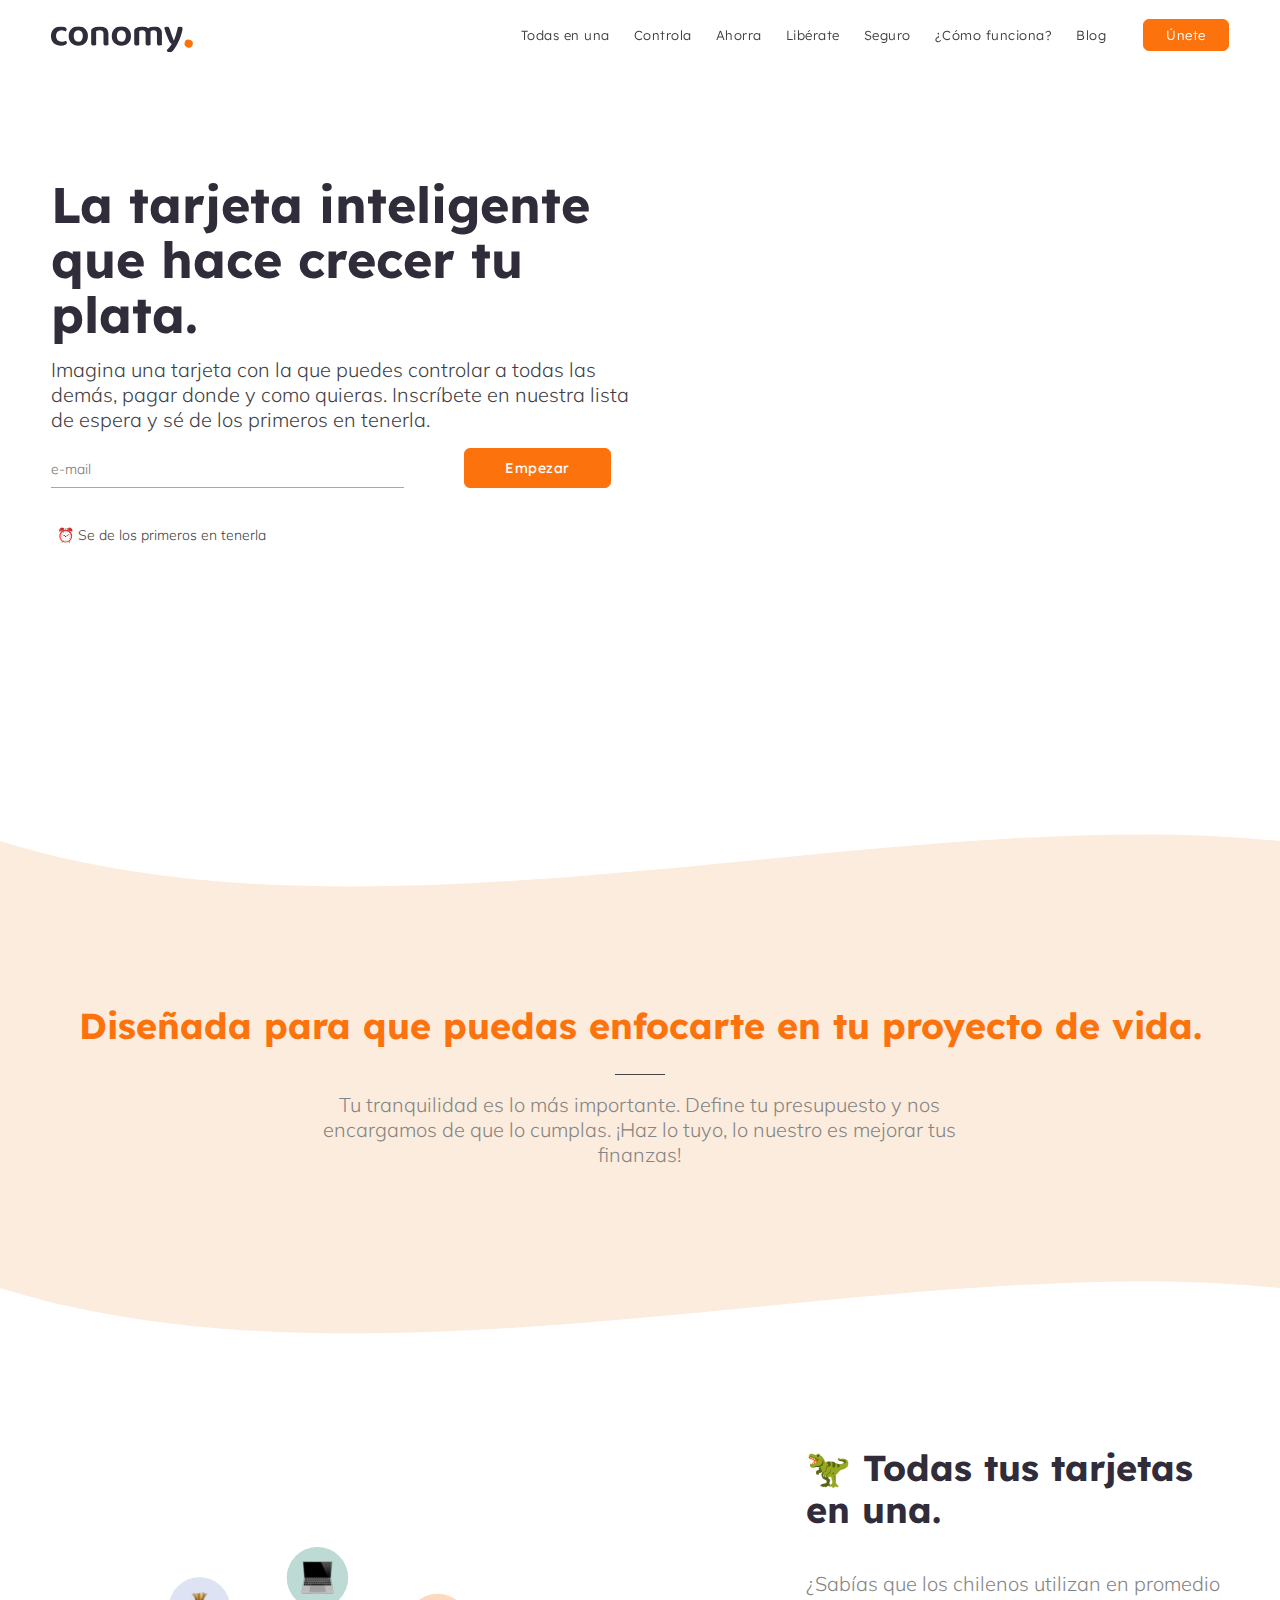
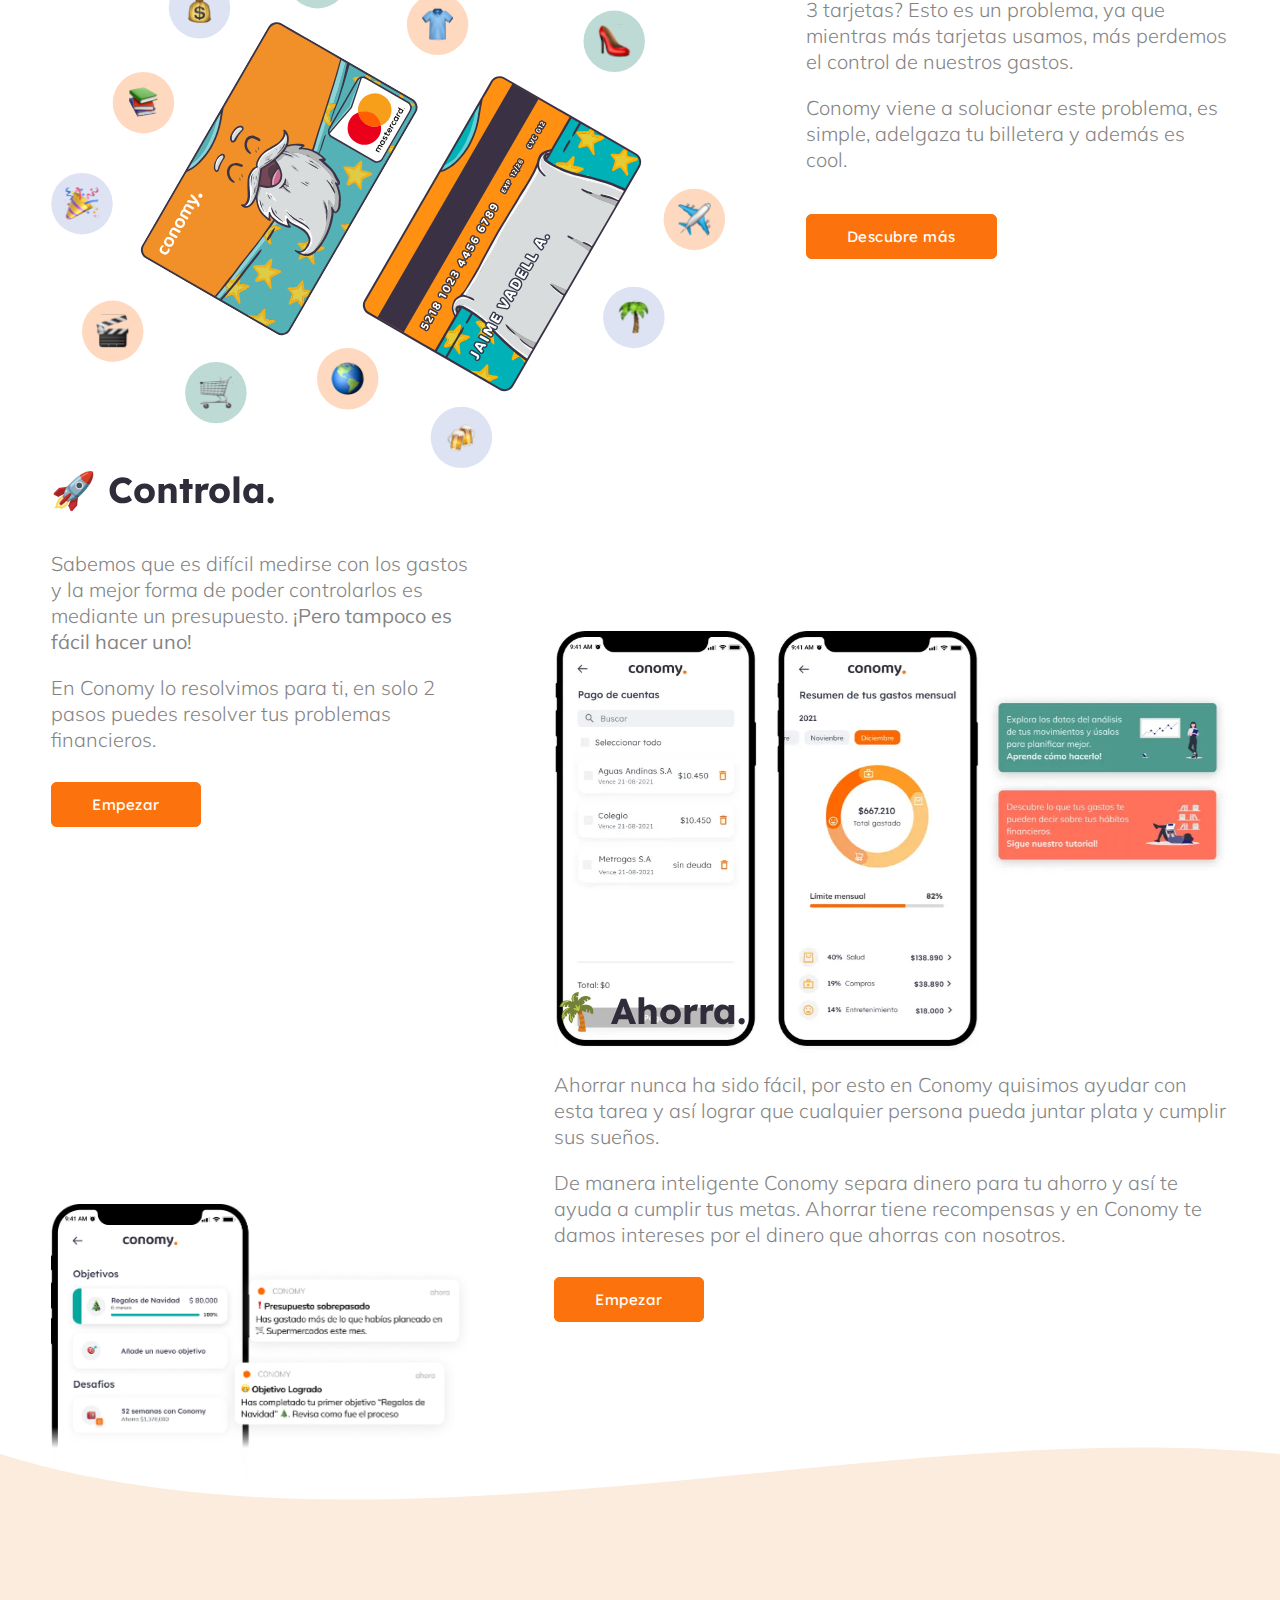
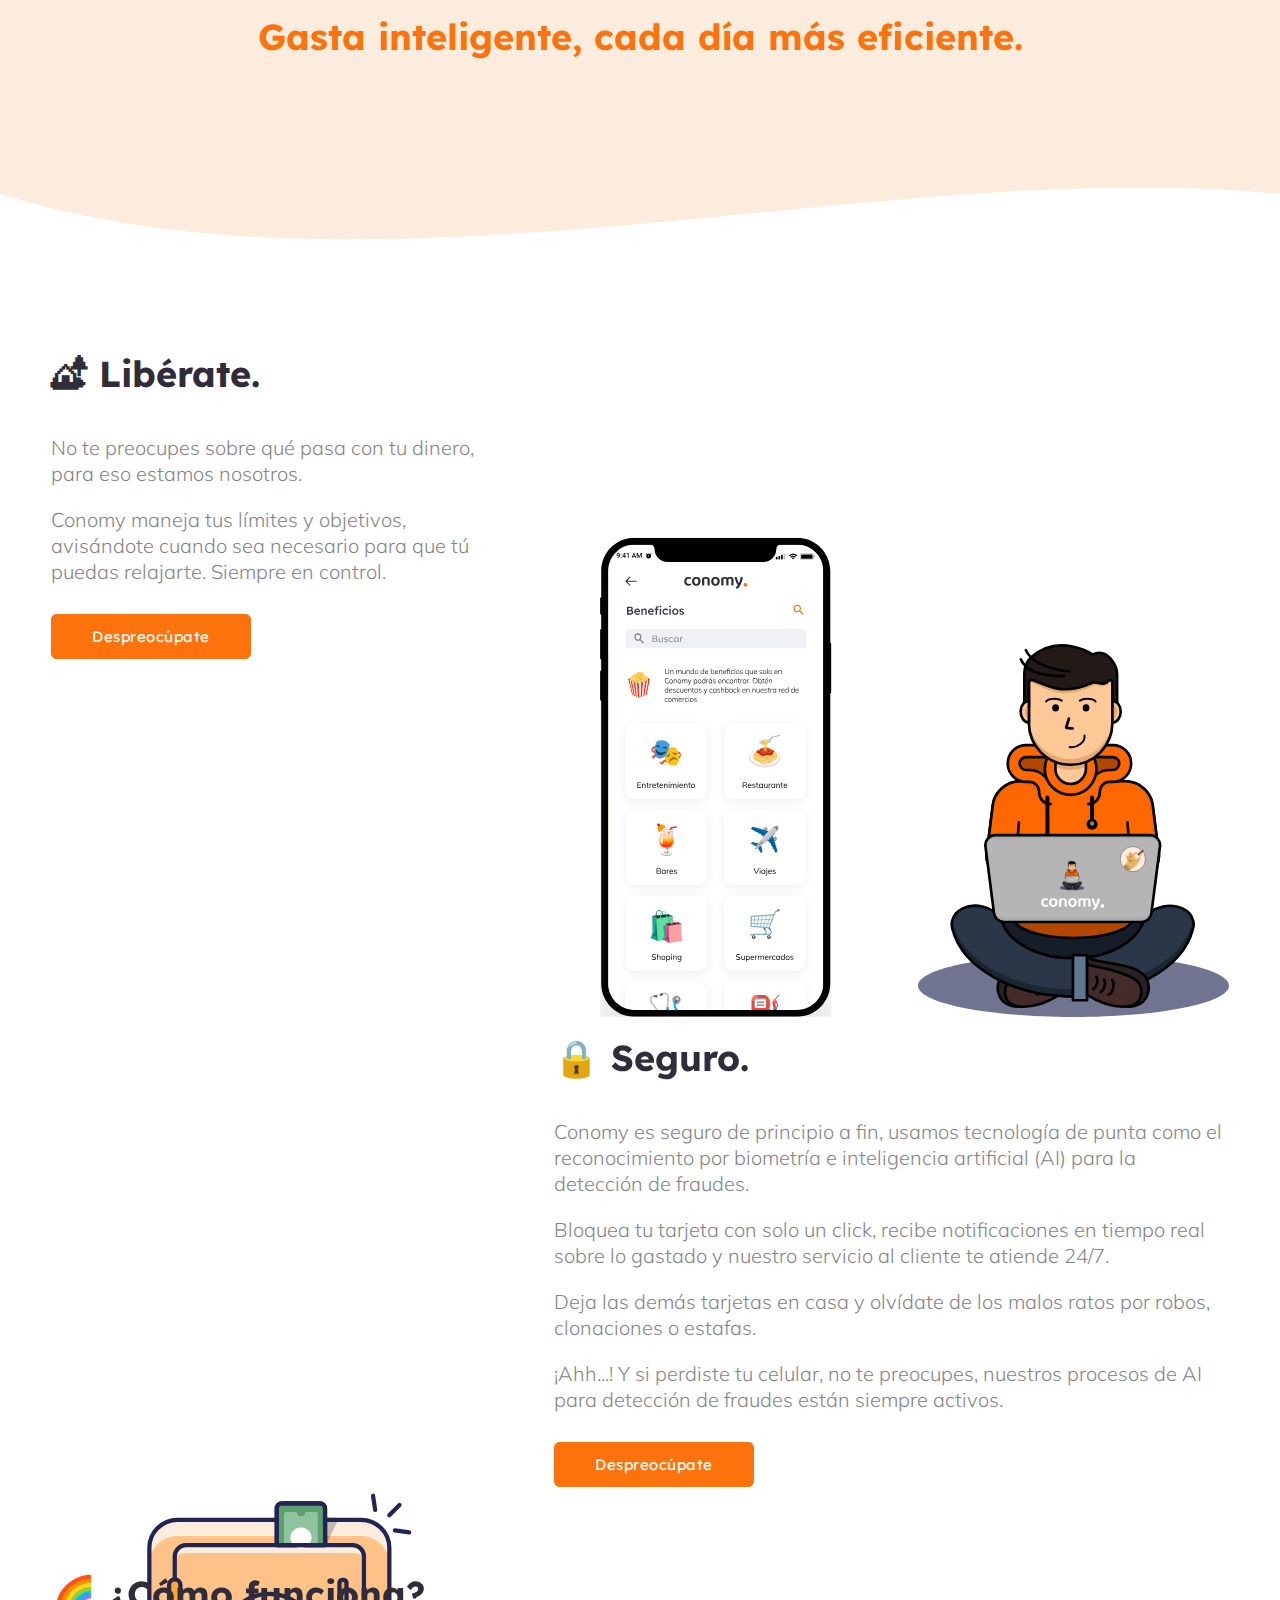
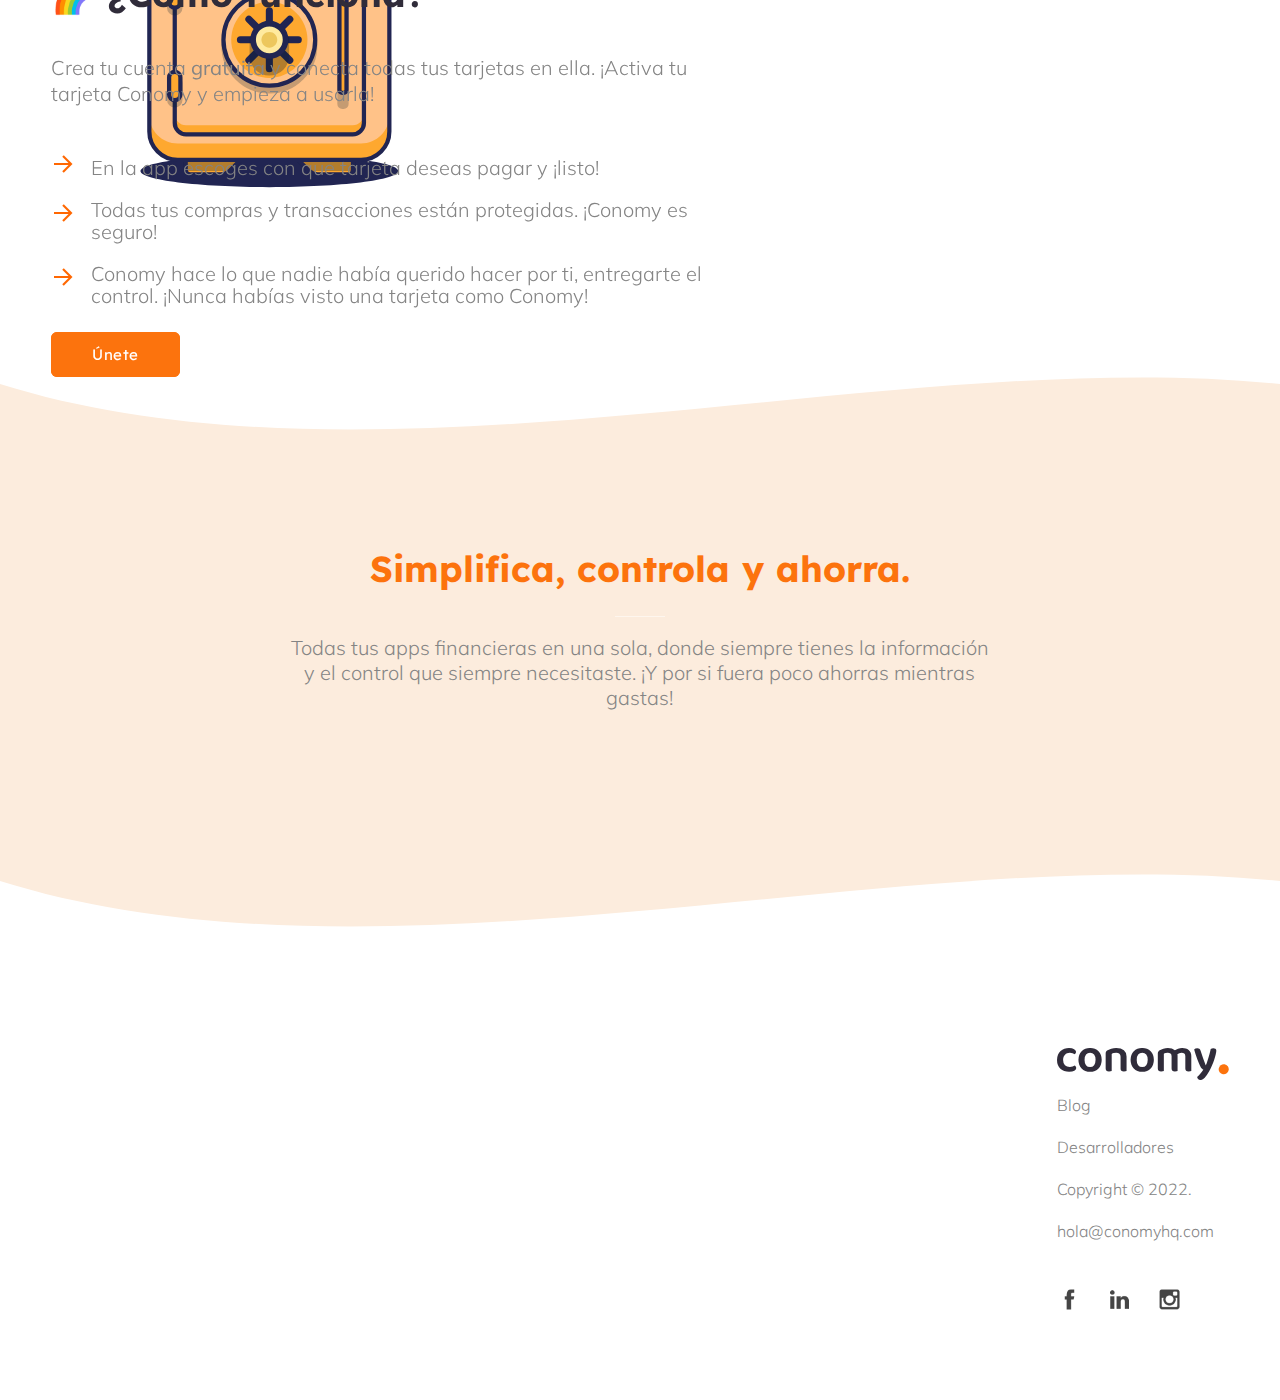
<file: index.html>
<!DOCTYPE html>
<html lang="es">

<head>
	<title>Conomy - Maneja tus finanzas con libertad</title>
	<meta name="description"
		content="Una app para manejar y comprender tus finanzas personales ayudándote a planificar tu futuro con tranquilidad.">
	<meta name="keywords" content="finanzas personales, finanzas, app, fintech, educacion financiera, ahorro, superpoderes">
	<meta http-equiv="Content-Type" content="text/html, charset=utf-8">

	<link rel="canonical" href="https://conomy.app/" />

	<meta property="og:title" content="Conomy - Maneja tus finanzas con libertad">
	<meta property="og:description"
		content="Todas tus tarjetas en una una y una con superpoderes. Conomy te ayuda a entender qué pasa con tu dinero, para que puedas manejarla mejor y sin preocupaciones.">
	<meta property="og:type" content="website">
	<meta property="og:image" content="images/social/logo-social-media-orange.png">
	<meta property="og:url" content="https://conomy.app/">
	<meta property="og:site_name" content="Conomy">


	<meta name="twitter:card" content="summary">
	<meta name="twitter:site" content="@conomyhq">
	<meta name="twitter:title" content="Conomy - Maneja tus finanzas con libertad">
	<meta name="twitter:description"
		content="Todas tus tarjetas en una una y una con superpoderes. Ahorra, entiende y planifica mejor tu dinero.">



	<meta name="viewport" content="width=device-width, initial-scale=1">
	<meta http-equiv="X-UA-Compatible" content="ie=edge">

	<link rel="shortcut icon" type="image/png" href="images/favicon.png" />
	<link rel="stylesheet" href="css/swiper.css">
	<link rel="stylesheet" type="text/css" href="style.css">

	<link rel="preconnect" href="https://fonts.googleapis.com">
	<link rel="preconnect" href="https://fonts.gstatic.com" crossorigin>
	<!-- <link rel="preload" href="styles.css" as="style" onload="this.onload=null;this.rel='stylesheet'"> -->
    <!-- <noscript><link rel="stylesheet" href="styles.css"></noscript> -->
	
	<link rel="preload" href="https://fonts.googleapis.com/css2?family=Lexend+Deca:wght@200;300;400;500;600;700;800&display=swap" as="style" onload="this.onload=null;this.rel='stylesheet'">
	<noscript><link rel="stylesheet" href="https://fonts.googleapis.com/css2?family=Lexend+Deca:wght@200;300;400;500;600;700;800&display=swap"></noscript>
	<link 
	rel="preload"
	href="https://fonts.googleapis.com/css2?family=DM+Serif+Display&display=swap" 
	as="style" onload="this.onload=null;this.rel='stylesheet'">
	
	<noscript><link rel="stylesheet" href="https://fonts.googleapis.com/css2?family=DM+Serif+Display&display=swap" ></noscript>
	
	<link
		rel="preload"
		href="https://fonts.googleapis.com/css2?family=Muli:ital,wght@0,200;0,300;0,400;0,500;0,700;0,900;1,400;1,500;1,700;1,900&display=swap"
		as="style" onload="this.onload=null;this.rel='stylesheet'"
		>
	<noscript><link rel="stylesheet" href="https://fonts.googleapis.com/css2?family=Muli:ital,wght@0,200;0,300;0,400;0,500;0,700;0,900;1,400;1,500;1,700;1,900&display=swap"></noscript>
	
	
	<!-- Hotjar Tracking Code for conomyhq.com -->
	<script>
		(function (h, o, t, j, a, r) {
			h.hj = h.hj || function () {
				(h.hj.q = h.hj.q || []).push(arguments)
			};
			h._hjSettings = {
				hjid: 1777900,
				hjsv: 6
			};
			a = o.getElementsByTagName('head')[0];
			r = o.createElement('script');
			r.async = 1;
			r.src = t + h._hjSettings.hjid + j + h._hjSettings.hjsv;
			a.appendChild(r);
		})(window, document, 'https://static.hotjar.com/c/hotjar-', '.js?sv=');
	</script>

</head>

<body>
	<!-- Global site tag (gtag.js) - Google Analytics -->
	<script async src="https://www.googletagmanager.com/gtag/js?id=UA-160644676-1"></script>
	<script>
		window.dataLayer = window.dataLayer || [];

		function gtag() {
			dataLayer.push(arguments);
		}
		gtag('js', new Date());

		gtag('config', 'UA-160644676-1', {
			'optimize_id': 'GTM-WPRD3HT'
		});
	</script>

	<!-- Google Tag Manager -->
	<script>
		(function (w, d, s, l, i) {
			w[l] = w[l] || [];
			w[l].push({
				'gtm.start': new Date().getTime(),
				event: 'gtm.js'
			});
			var f = d.getElementsByTagName(s)[0],
				j = d.createElement(s),
				dl = l != 'dataLayer' ? '&l=' + l : '';
			j.async = true;
			j.src =
				'https://www.googletagmanager.com/gtm.js?id=' + i + dl;
			f.parentNode.insertBefore(j, f);
		})(window, document, 'script', 'dataLayer', 'GTM-KWQBHND');
	</script>
	<!-- End Google Tag Manager -->
	<!-- Google Tag Manager (noscript) -->
	<noscript><iframe src="https://www.googletagmanager.com/ns.html?id=GTM-KWQBHND" height="0" width="0"
			style="display:none;visibility:hidden"></iframe></noscript>
	<!-- End Google Tag Manager (noscript) -->
	<header class="header">
		<div class="header__content header__content--fluid-width">
			<div class="header__logo-title">
				<img class="conomy__logo" src="images/logo-All-orange.svg" title="Logo Conomy" />
			</div>
			<nav class="header__menu">
				<ul>
					<li><a class=" header-link" id="nav-all-cards-in-one" href="#all-cards-in-one">Todas en una</a></li>
					<li><a class=" header-link" id="nav-control" href="#control">Controla</a></li>
					<li><a class=" header-link" id="nav-edu" href="#education">Ahorra</a></li>
					<li><a class=" header-link" id="nav-freedom" href="#freedom">Libérate</a></li>
					<li><a class=" header-link" id="nav-security" href="#security">Seguro</a></li>
					<li><a class=" header-link" id="nav-how-it-works" href="#how-it-works">¿Cómo funciona?</a></li>
					<li><a class=" header-link" id="nav-blog" target="_blank" href="https://blog.conomy.app?utm_source=conomy_app&utm_medium=website?utm_campaign=organic">Blog</a></li>
					<!-- <li><a class="header-link" href="#conomy">¿Quienes Somos?</a></li> -->
					<li class="header__btn header__btn--signup modal-toggle"
						data-openpopup="signuplogin" data-popup="signup"><a id="cta-header" href="#">Únete</a></li>
				</ul>
			</nav>
		</div>
	</header>

	<!-- Section -- intro -->
	<section class="section section--intro" id="intro">
		<div class="section__content section__content--fluid-width section__content--intro">
			<div class="intro">
				<div class="intro__content">
					<div class="intro__title">La tarjeta inteligente que hace crecer tu plata.</div>
					<div class="intro__subtitle" style="padding: 0 0 20px 0;">
						Imagina una tarjeta con la que puedes controlar a todas las demás, pagar donde y como quieras. Inscríbete en nuestra lista de espera y sé de los primeros en tenerla.<br>					
					</div>
					<!-- Begin Mailchimp Signup Form -->
					<div class="form__1" id="mc_embed_signup">
						<form
							action="https://conomyhq.us19.list-manage.com/subscribe/post?u=913fb462d6cd9061f4d515557&amp;id=b78d0cb936"
							method="post" id="mc-embedded-subscribe-form" name="mc-embedded-subscribe-form"
							class="validate" target="_blank" novalidate
							style="	display: flex; flex-flow: row wrap; align-items: center;">
							<div id="mc_embed_signup_scroll" style="width: 100%">
								<div class="mc-field-group form__row">
									<div id="mce-responses" class="clear">
										<div class="response" id="mce-error-response" style="display:none; color: #ff715b; margin-bottom: 6px"></div>
										<div class="response" id="mce-success-response" style="display:none; color: #4D998C; margin-bottom: 6px"></div>
									</div>
									<div class="mc-field-group" style="display: none;">
										<label for="mce-MMERGE4">useragent </label>
										<input type="text" value="" name="MMERGE4" class="mce-MMERGE4" id="mce-MMERGE4">
									</div>
									<input class="form__input-line" type="email" value="" placeholder="e-mail"
										name="EMAIL" class="required email" id="mce-EMAIL">
									<span class="form__row-border-inline"></span>
									<div class="clear">
										<input type="submit" class="form_1" name="subscribe" id="mc-embedded-subscribe" style="display: none">
										<div
											id="shortcut-register"
											class="form__submit_1 btn btn--green-bg"
											style="float: right; transform: translateY(-100%); margin-top: 0; margin-right: 5%; font-size: 14px;">
											Empezar	
										</div>
									</div>
								</div>

								<!-- real people should not fill this in and expect good things - do not remove this or risk form bot signups-->
								<div style="position: absolute; left: -5000px;" aria-hidden="true"><input type="text"
										name="b_913fb462d6cd9061f4d515557_b78d0cb936" tabindex="-1" value=""></div>
							</div>
							
							<div class="init-mssg" style="display: contents;">
							<span style="margin-left: 6px; font-size: 14px; color: #3D4043;">⏰  Se de los primeros en tenerla</span>
						</div>
						</form>
					</div>
				</div>
			</div>
		</div>
		<div id="large-device" class="intro-animation-line">
			<img src="./images/app/home-2-new-rd.svg"
				style="max-height: 90%;"
				alt="Pantalla de celular con el inicio de Conomy mostrando balance de cuenta, objetivos y tips para ahorrar y manejar tu dinero"
				title="" />
		</div>
		<div id="small-device" class="intro-animation-line" style="padding-top:12px;">
			<img src="./images/app/home-1-new-rd.svg"
				alt="Pantalla de celular con el inicio de Conomy mostrando balance de cuenta, objetivos y tips para ahorrar y manejar tu dinero"
				title="" />
		</div>
		<svg class="svg-cta-top" xmlns="http://www.w3.org/2000/svg" viewBox="0 0 100 100" preserveAspectRatio="none">
			<path d="M0,70 C30,130 70,50 100,70 L100,100 0,100 Z" fill="#FCECDD" />
		</svg>
	</section>

	<!-- Section -- features -->
	<section class="section section--features" id="features">

		<div class="section__content section__content--fluid-width section__content--features">
			<h2 class="section__title section__title--centered">Diseñada para que puedas enfocarte en tu proyecto de
				vida. </h2>
			<div class="section__description section__description--centered" style="color: #848484;">
				Tu tranquilidad es lo más importante. Define tu presupuesto y nos encargamos de que lo cumplas.
¡Haz lo tuyo, lo nuestro es mejorar tus finanzas!
			</div>
			<!-- <div class="wrapper">
				<a href="https://www.notion.so/Por-qu-Conomy-3ea7a6dd6c3d4ec7af656575b1f0efc4" id="read_more_top"
					class="btn btn--blue-bg" target="_blank" rel="noopener">Leer más</a>
			</div> -->
		</div>

		<svg class="svg-cta-bottom" xmlns="http://www.w3.org/2000/svg" viewBox="0 0 100 100" preserveAspectRatio="none">
			<path d="M0,70 C30,130 70,50 100,70 L100,100 0,100 Z" fill="#ffffff" />
		</svg>

	</section>

	<section class="section" id="all-cards-in-one">

		<div class="section__content section__content--fluid-width section__content--about">
			<div class="grid grid--5col grid--about">


				<div class="grid__item grid__item--x2 grid__item--floated-right">
					<h3 class="grid__title">🦖  Todas tus tarjetas en una.</h3>
					<p class="grid__text">
						¿Sabías que los chilenos utilizan en promedio 3 tarjetas? Esto es un problema, ya que mientras más tarjetas usamos, más 
						perdemos el control de nuestros gastos.
					</p>
					<p class="grid__text">Conomy viene a solucionar este problema, es simple, adelgaza tu billetera y además es cool.</p>

					<!-- <p class="grid__text">Solo una tarjeta para todo lo que necesitas. Usar Conomy es seguro, deja todas tus tarjetas en casa y no te arriesgues. Conomy es la única tarjeta que necesitas para pagar en tiendas y online.</p> -->
					<div class="intro__buttons intro__buttons--left modal-toggle" data-openpopup="signuplogin"
						data-popup="signup" style="margin-top: 12px;">
						<a href="" id="cta-all-cards-in-one" class="btn btn--orange-bg">Descubre más</a>
					</div>
				</div>
				<div class="grid__item grid__item--x3">
					<div class="grid__image grid__image--left" data-paroller-factor="0.1"
						data-paroller-type="foreground" data-paroller-direction="vertical"><img
							src="images/app/all-cards-new-rd.svg"
							alt="Pantalla de celular de Conomy mostrando analisis de ingresos y gastos junto con graficos mostrando categorias"
							title="" /></div>
				</div>
			</div>
		</div>

	</section>
	<!-- Section -- about -->
	<section class="section" id="control">

		<div class="section__content section__content--fluid-width section__content--about">
			<div class="grid grid--5col grid--about">

				<div class="grid__item grid__item--x2">
					<h3 class="grid__title">🚀  Controla.</h3>
					<p class="grid__text">Sabemos que es difícil medirse con los gastos y la mejor forma de poder controlarlos es mediante un presupuesto. <b>¡Pero tampoco es fácil hacer uno!</b></p>
					<p class="grid__text">En Conomy lo resolvimos para ti, en solo 2 pasos puedes resolver tus problemas financieros.</p>
				    <div class="intro__buttons intro__buttons--left modal-toggle" data-openpopup="signuplogin"
						data-popup="signup">
						<a href="./index.html" id="cta-control" class="btn btn--orange-bg ">Empezar</a>
					</div>
				</div>
				<div class="grid__item grid__item--x3">
					<div class="grid__image grid__image--right" id="control_image" data-paroller-factor="0.1"
						data-paroller-type="foreground" data-paroller-direction="vertical">
							<img
							src="images/app/analytics-bill-new-rd.webp"
							alt="Conomy mostrando datos de transaccion con sugerencias de gasto promedio e informacion clave"
							title="" /></div>
				</div>
			</div>
		</div>

	</section>
	<!-- Section -- about -->


	<!-- Section -- stats -->
	<section class="section" id="education">

		<div class="section__content section__content--fluid-width section__content--about ">
			<div class="grid grid--5col grid--about">

				<div class="grid__item grid__item--x3 grid__item--floated-right">
					<h3 class="grid__title">🌴  Ahorra.</h3>
					<p class="grid__text">Ahorrar nunca ha sido fácil, por esto en Conomy quisimos ayudar con esta tarea y así lograr que cualquier persona pueda juntar plata y cumplir sus sueños.</p>
					<p class="grid__text">De manera inteligente Conomy separa dinero para tu ahorro y así te ayuda a cumplir tus metas. Ahorrar tiene recompensas y en Conomy te damos intereses por el dinero que ahorras con nosotros.</p>
					<!-- <p class="grid__text">
					</p> -->
					<div class="intro__buttons intro__buttons--left modal-toggle" data-openpopup="signuplogin"
						data-popup="signup">
						<a href="./index.html" id="cta-edu" class="btn btn--orange-bg">Empezar</a>
					</div>
				</div>
				<div class="grid__item grid__item--x2">
					<div class="grid__image grid__image--right" data-paroller-factor="0.1"
						data-paroller-type="foreground" data-paroller-direction="vertical"><img
							src="images/app/goals-new.png"
							alt="Ilustracion con dos personas tomando una decision y dos tarjetas sobre educacion financiera"
							title="" /></div>
				</div>
			</div>
		</div>
		<svg class="svg-cta-top" style="position:relative; transform:translateY(5px)" xmlns="http://www.w3.org/2000/svg" viewBox="0 0 100 100" preserveAspectRatio="none">
			<path d="M0,70 C30,130 70,50 100,70 L100,100 0,100 Z" fill="#FCECDD" />
		</svg>
	</section>

	<section class="section section--cta" id="spend">
		<div class="section__content section__content--fluid-width section__content--padding section__content--cta" style="padding: 100px 0;">
			<h2 class="section__title section__title--centered section__title--cta">Gasta inteligente, cada día más eficiente.</h2>
			<!-- <div class="intro__buttons intro__buttons--centered">
				<a href="https://www.notion.so/Por-qu-Conomy-3ea7a6dd6c3d4ec7af656575b1f0efc4" id="read_more_bottom"
					class="btn btn--blue-bg" target="_blank" rel="noopener">Más sobre nuestra visión</a>
			</div> -->
			
		</div>
		<svg class="svg-cta-bottom" xmlns="http://www.w3.org/2000/svg" viewBox="0 0 100 100" preserveAspectRatio="none">
			<path d="M0,70 C30,130 70,50 100,70 L100,100 0,100 Z" fill="#ffffff" />
		</svg>
	</section>

	<!-- Section -- Libertad -->
	<section class="section" id="freedom">

		<div class="section__content section__content--fluid-width section__content--about">
			<div class="grid grid--5col grid--about">


				<div class="grid__item grid__item--x2">
					<h3 class="grid__title">🏕  Libérate.</h3>
					<p class="grid__text">No te preocupes sobre qué pasa con tu dinero, para eso estamos nosotros.</p>
					<p class="grid__text">
					Conomy maneja tus límites y objetivos, avisándote cuando sea necesario para
						que tú puedas relajarte. Siempre en control.</p>
					<div class="intro__buttons intro__buttons--left modal-toggle" data-openpopup="signuplogin"
						data-popup="signup">
						<a href="./index.html" id="cta-freedom" class="btn btn--orange-bg">Despreocúpate</a>
					</div>
				</div>
				<div class="grid__item grid__item--x3">
					<div class="grid__image" id="libertad_image" data-paroller-factor="0.05"
						data-paroller-type="foreground" data-paroller-direction="vertical"><img
							src="images/app/freedom-fl-new-rd.svg"
							alt="Pantalla de celular mostrando notificaciones de Conomy sobre objetivos y presupuestos"
							title="" /></div>
				</div>
			</div>
		</div>
	</section>
	<section class="section" id="security">

		<div class="section__content section__content--fluid-width section__content--about">
			<div class="grid grid--5col grid--about">


				<div class="grid__item grid__item--x3 grid__item--floated-right">
					<h3 class="grid__title">🔒  Seguro.</h3>
					<p class="grid__text">Conomy es seguro de principio a fin, usamos tecnología de punta como el reconocimiento por biometría e inteligencia artificial (AI) para la detección de fraudes.</p>
					<p class="grid__text">Bloquea tu tarjeta con solo un click, recibe notificaciones en tiempo real sobre lo gastado y nuestro servicio al cliente te atiende 24/7.</p>
					<p class="grid__text">Deja las demás tarjetas en casa y olvídate de los malos ratos por robos, clonaciones o estafas.</p>
					<p class="grid__text">¡Ahh...! Y si perdiste tu celular, no te preocupes, nuestros procesos de AI para detección de fraudes están siempre activos.</p>
					<div class="intro__buttons intro__buttons--left modal-toggle" data-openpopup="signuplogin"
						data-popup="signup">
						<a href="" id="cta-security" class="btn btn--orange-bg">Despreocúpate</a>
					</div>
				</div>
				<div class="grid__item grid__item--x2">
					<div class="grid__image grid__image--left" id="libertad_image" data-paroller-factor="0.1"
						data-paroller-type="foreground" data-paroller-direction="vertical" style="padding:12px"><img
							src="images/app/secure.svg"
							alt="Pantalla de celular mostrando notificaciones de Conomy sobre objetivos y presupuestos"
							title="" /></div>
				</div>
			</div>
		</div>
	</section>
	<!-- Section -- how it works -->
	<section class="section section--clients" id="how-it-works">
		<div class="section__content section__content--fluid-width section__content--about">
			<div class="grid grid--5col grid--about">

				<div class="grid__item grid__item--x3">
					<h3 class="grid__title">🌈  ¿Cómo funciona?</h3>
					<p class="grid__text">Crea tu cuenta <b>gratuita</b> y conecta todas tus tarjetas en ella. ¡Activa tu tarjeta Conomy y empieza a usarla!
						</p>
						<ul class="grid__list">
							<li style="font-size: 20px;">En la app escoges con que tarjeta deseas pagar y ¡listo!</li>
							<li style="font-size: 20px;">Todas tus compras y transacciones están protegidas. ¡Conomy es seguro!</li>
							<!-- <li style="font-size: 20px;">Al pagar con Conomy ahorras, siempre estás en control y obtienes beneficios que nadie más te da.</li> -->
							<li style="font-size: 20px;">Conomy hace lo que nadie había querido hacer por ti, entregarte el control. ¡Nunca habías visto una tarjeta como Conomy!</li>
						</ul>
					<div class="intro__buttons intro__buttons--left modal-toggle" data-openpopup="signuplogin"
						style="margin-top: 6px"
						data-popup="signup">
						<a href="" id="cta-how-it-works" class="btn btn--orange-bg">
							Únete</a>
					</div>
				</div>
				<div class="grid__item grid__item--x2">
					<div class="grid__image" data-paroller-factor="0.1"
						data-paroller-type="foreground" data-paroller-direction="vertical"><img
							src="images/app/buho-space.svg"
							style="width:90%"
							alt="Buho que te ayuda a guiar tus finanzas"
							title="" /></div>
				</div>
			</div>
		</div>
		<svg class="svg-cta-top" xmlns="http://www.w3.org/2000/svg" viewBox="0 0 100 100" preserveAspectRatio="none">
			<path d="M0,70 C30,130 70,50 100,70 L100,100 0,100 Z" fill="#FCECDD" />
		</svg>
	</section>

	<section class="section section--cta" id="conomy">
		<div class="section__content section__content--fluid-width section__content--padding section__content--cta">
			<h2 class="section__title section__title--centered section__title--cta">Simplifica, controla y
				ahorra.</h2>
			<div class="section__description section__description--centered section__description--cta">
				Todas tus apps financieras en una sola, donde siempre tienes la información y el control que siempre necesitaste. ¡Y por si fuera poco ahorras mientras gastas!
			</div>
			<!-- <div class="intro__buttons intro__buttons--centered">
				<a href="https://www.notion.so/Por-qu-Conomy-3ea7a6dd6c3d4ec7af656575b1f0efc4" id="read_more_bottom"
					class="btn btn--blue-bg" target="_blank" rel="noopener">Más sobre nuestra visión</a>
			</div> -->
		</div>
		<svg class="svg-cta-bottom" xmlns="http://www.w3.org/2000/svg" viewBox="0 0 100 100" preserveAspectRatio="none">
			<path d="M0,70 C30,130 70,50 100,70 L100,100 0,100 Z" fill="#ffffff" />
		</svg>
	</section>

	<footer class="footer" id="footer">
		<div class="footer__content footer__content--fluid-width footer__content--svg">

			<div class="grid grid--5col">

				<div class="grid__item grid__item--x1">
					<h3 class="grid__title grid__title--footer-logo" style="width: auto;">
						<img class="conomy__logo" src="images/logo-All-orange.svg" title="Logo Conomy" />
					</h3>
					<a target="_blank" href="https://blog.conomy.app?utm_source=conomy_app&utm_medium=website?utm_campaign=organic">
						<p class="grid__text grid__text--copyright">Blog</p>
					</a>
					<a target="_blank" href="https://developer.conomy.app/">
						<p class="grid__text grid__text--copyright">Desarrolladores</p>
					</a>
					<p class="grid__text grid__text--copyright">Copyright &copy; 2022.</p>
					<a href="mailto:hola@conomyhq.com" rel="noopener">
						<p class="grid__text grid__text--copyright" id="email-contact">hola@conomyhq.com</p>
					</a>
					<ul class="grid__list grid__list--sicons">
						<li>
							<a href="https://www.facebook.com/ConomyHQ/" target="_blank" rel="noopener"><img
									src="./images/social/black/facebook.png" alt="Social link for Facebook"
									title="" /></a></li>
						<li><a href="https://www.linkedin.com/company/conomyapp" target="_blank" rel="noopener"><img
									src="./images/social/black/linkedin.png" alt="Social link for LinkedIn"
									title="" /></a></li>
						<li><a href=" https://www.instagram.com/conomy_app/" target="_blank" rel="noopener"><img
									src="./images/social/black/instagram.png" alt="Social link for Instagram"
									title="" /></a></li>
					</ul>
				</div>
				<!-- <div class="grid__item">
					<h3 class="grid__title grid__title--footer">Empresa</h3>
					<ul class="grid__list grid__list--fmenu">
						<li><a href="#">Cómo funciona?</a></li>
						<li><a id="notion_ayudanos"
								href="https://www.notion.so/conomy/Ay-danos-439ff5a14a9c4ce5998734cbe83132c7"
								target="_blank" rel="noopener">Ayúdanos!</a>
						</li>
					</ul>
				</div> -->
			</div>
		</div>
	</footer>
	<section class="modal modal--signuplogin">
		<div class="modal__overlay modal__overlay--toggle"></div>
		<div class="modal__wrapper modal-transition" style="border-radius: 6px;">
     
			<div class="modal__body">
				<div class="modal__content modal__content--signup" style="border-radius: 6px;">
					<div class="modal__form form">
						<!-- Begin Mailchimp Signup Form -->
						<div id="mc_embed_signup">
							<h2 class="form__title" id="large-title" style="color:  #302C3A; font-weight:500; line-height: normal;">
								Si te falta Conomy, regístrate para ser de los primeros en tenerla. </h2>
							<h2 class="form__title" id="small-title" style="color:  #302C3A; font-weight:500; line-height: normal;">
								Si te falta Conomy, regístrate en nuestra lista de espera, para ser de los primeros en tenerla. </h2>
							<form class="form__container"
								action="https://conomyhq.us19.list-manage.com/subscribe/post?u=913fb462d6cd9061f4d515557&amp;id=b78d0cb936"
								method="post" id="mc-embedded-subscribe-form" name="mc-embedded-subscribe-form"
								class="validate" target="_blank" novalidate>
								<div id="mc_embed_signup_scroll">
									<div class="mc-field-group form__row">
										<label class="form__label" for="mce-EMAIL">Email <span class="asterisk">*</span>
										</label>
										<input class="form__input" type="email" value="" name="EMAIL"
											class="required email" id="mce-EMAIL">
										<span class="form__row-border"></span>
									</div>
									<div class="mc-field-group" style="display: none;">
										<label for="mce-MMERGE4">useragent </label>
										<input type="text" value="" name="MMERGE4" class="mce-MMERGE4" id="mce-MMERGE4">
									</div>
									<div class="mc-field-group form__row">
										<label class="form__label" for="mce-FNAME">Nombre </label>
										<input class="form__input" type="text" value="" name="FNAME" class=""
											id="mce-FNAME">
										<span class="form__row-border"></span>
									</div>
									<div class="mc-field-group form__row">
										<label class="form__label" for="mce-LNAME">Apellido </label>
										<input class="form__input" type="text" value="" name="LNAME" class=""
											id="mce-LNAME">
										<span class="form__row-border"></span>
									</div>
									<div id="mce-responses" class="clear">
										<div class="response" id="mce-error-response" style="display:none"></div>
										<div class="response" id="mce-success-response" style="display:none"></div>
									</div>
									<!-- real people should not fill this in and expect good things - do not remove this or risk form bot signups-->
									<div style="position: absolute; left: -5000px;" aria-hidden="true"><input
											type="text" name="b_913fb462d6cd9061f4d515557_b78d0cb936" tabindex="-1"
											value=""></div>
									<div class="clear">
										<input type="submit" class="form_2" name="subscribe" id="mc-embedded-subscribe" style="display: none" >
										<div class="form__submit form__submit_2 btn btn--green-bg">
											Aceptar
									</div>
									</div>
								</div>

							</form>
						</div>

						<!--End mc_embed_signup-->
					</div>
					<div class="modal__info" style="color:#ff6800 ;background: #fcecdd">
						<div class="modal__descr" style="font-weight: 500;">Estamos trabajando para hacer crecer tu plata.</div>
						<p>Inscríbete en nuestra lista de espera y queda un paso más cerca de cumplir tus metas.
						</p>
						<ul class="modal__list">
						</ul>
					</div>
				</div> <!-- End Modal signup -->

			</div>

		</div>
	</section> <!-- Modal for Login and Signup -->



	<script src="js/jquery-3.3.1.min.js"></script>
	<script src="js/jquery.paroller.min.js"></script>
	<script src="js/jquery.custom.js"></script>
	<script src="js/swiper.min.js"></script>
	<script src="js/swiper.custom.js"></script>
	<script src="js/menu.js"></script>
	<script src="js/mailchimp.js"></script> 
	<script type='text/javascript' src='https://s3.amazonaws.com/downloads.mailchimp.com/js/mc-validate.js'></script>
	<script src="js/survey.js"></script>


	<script>

		function image(){
			let height = $(window).height();
			let width =  $(window).width();
			let form__1 = $(".form__1");
			max_height = height-(form__1.offset().top+form__1.outerHeight());
			max_height_px = Math.round(max_height) + 'px'
			// console.log(max_height_px);

			if(width/height < 9/16){
				$("#large-device").css("display","flex");
				$("#small-device").css("display","none");
			}else{
				$("#large-device").css("display","none");
				$("#small-device").css("display","flex");
			}

			$("#small-device").animate({
				"height":max_height_px
			});
			$("#large-device").animate({
				"height":max_height_px
			});
			// $("#small-device").css("height", max_height)
			// $("#large-device").css("height", max_height)
		}
		$(document).ready(function (){
			
			id_useragent = ".mce-MMERGE4";
			user_agent = navigator.userAgent;
			$(id_useragent).val(user_agent);

			let width =  $(window).width();
			if (width < 850){
				image();
			}
			$( window ).resize(function() {
				let width =  $(window).width();
					if (width < 850){
					image();
				}else{
					$("#large-device").css("display","none");
					$("#small-device").animate({
						"height":'70%'
					});
				}
			});
		});

	</script>

</body>

</html>
</file>
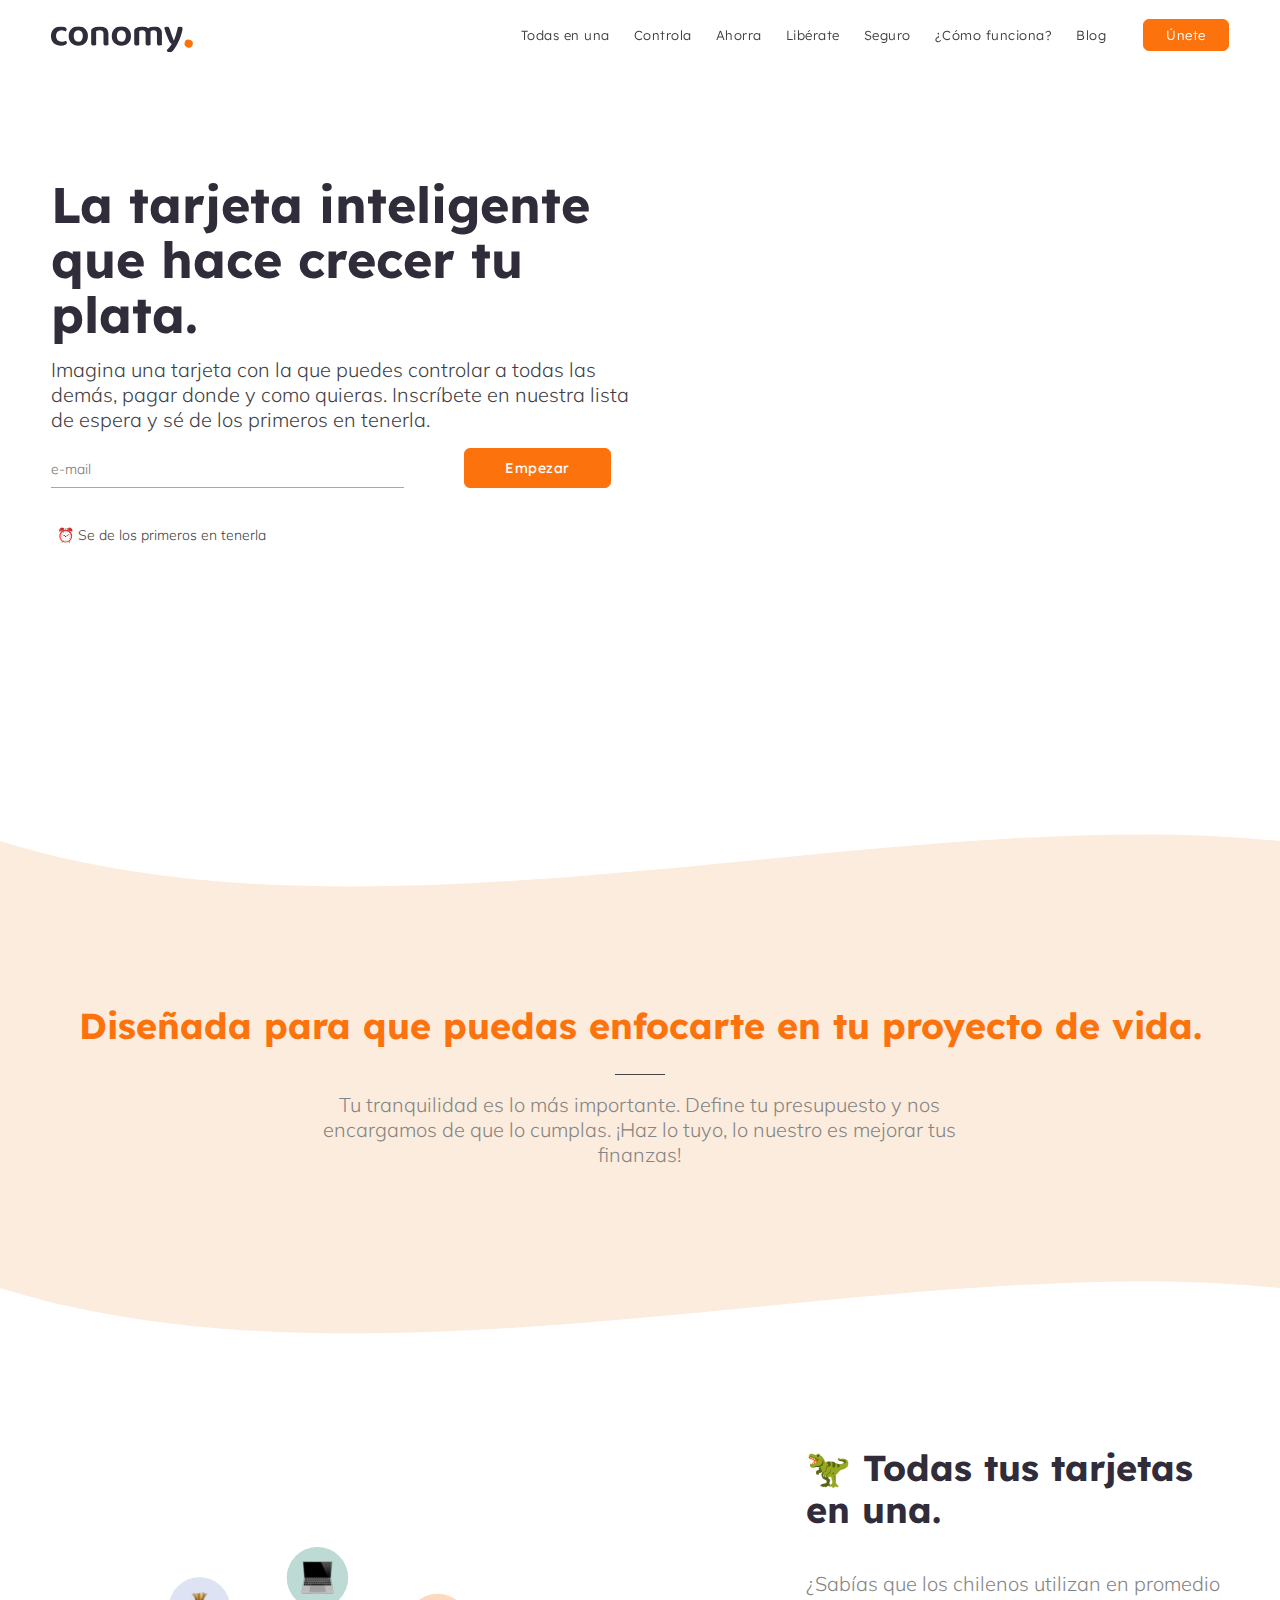
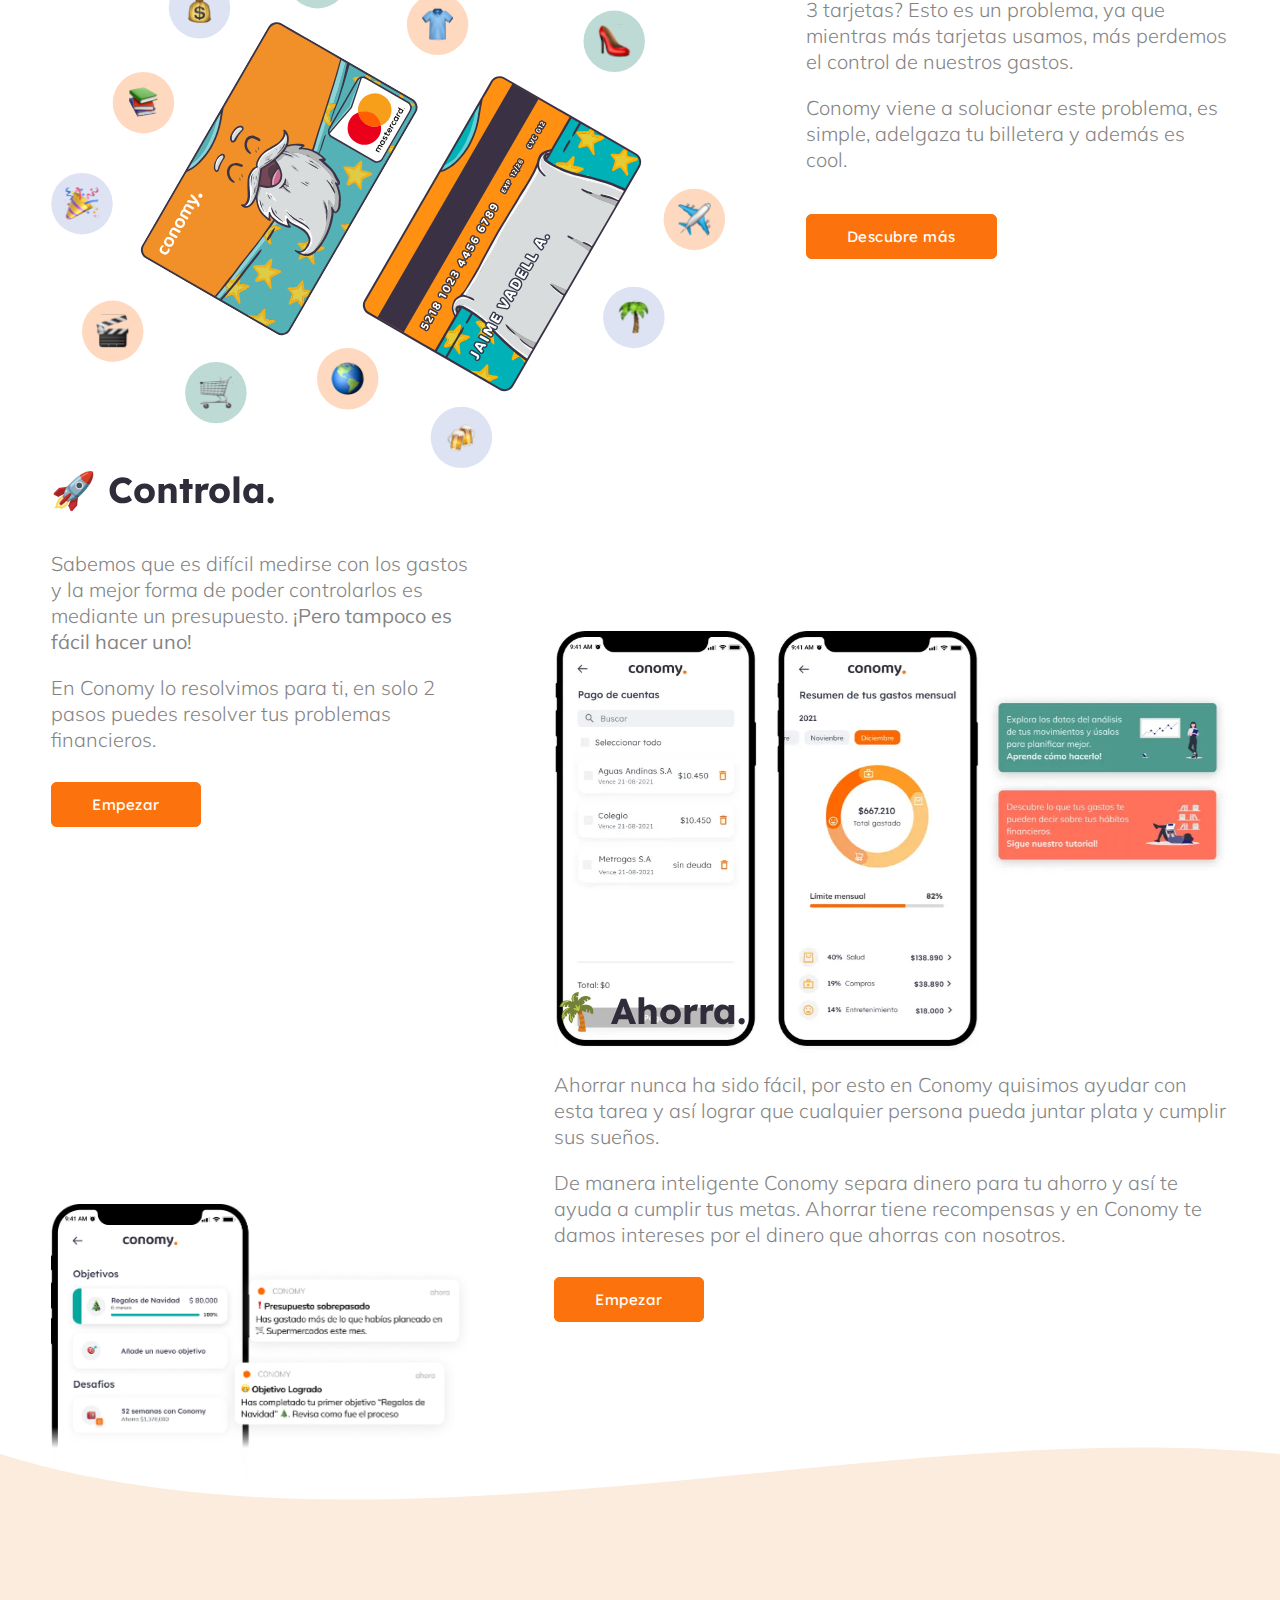
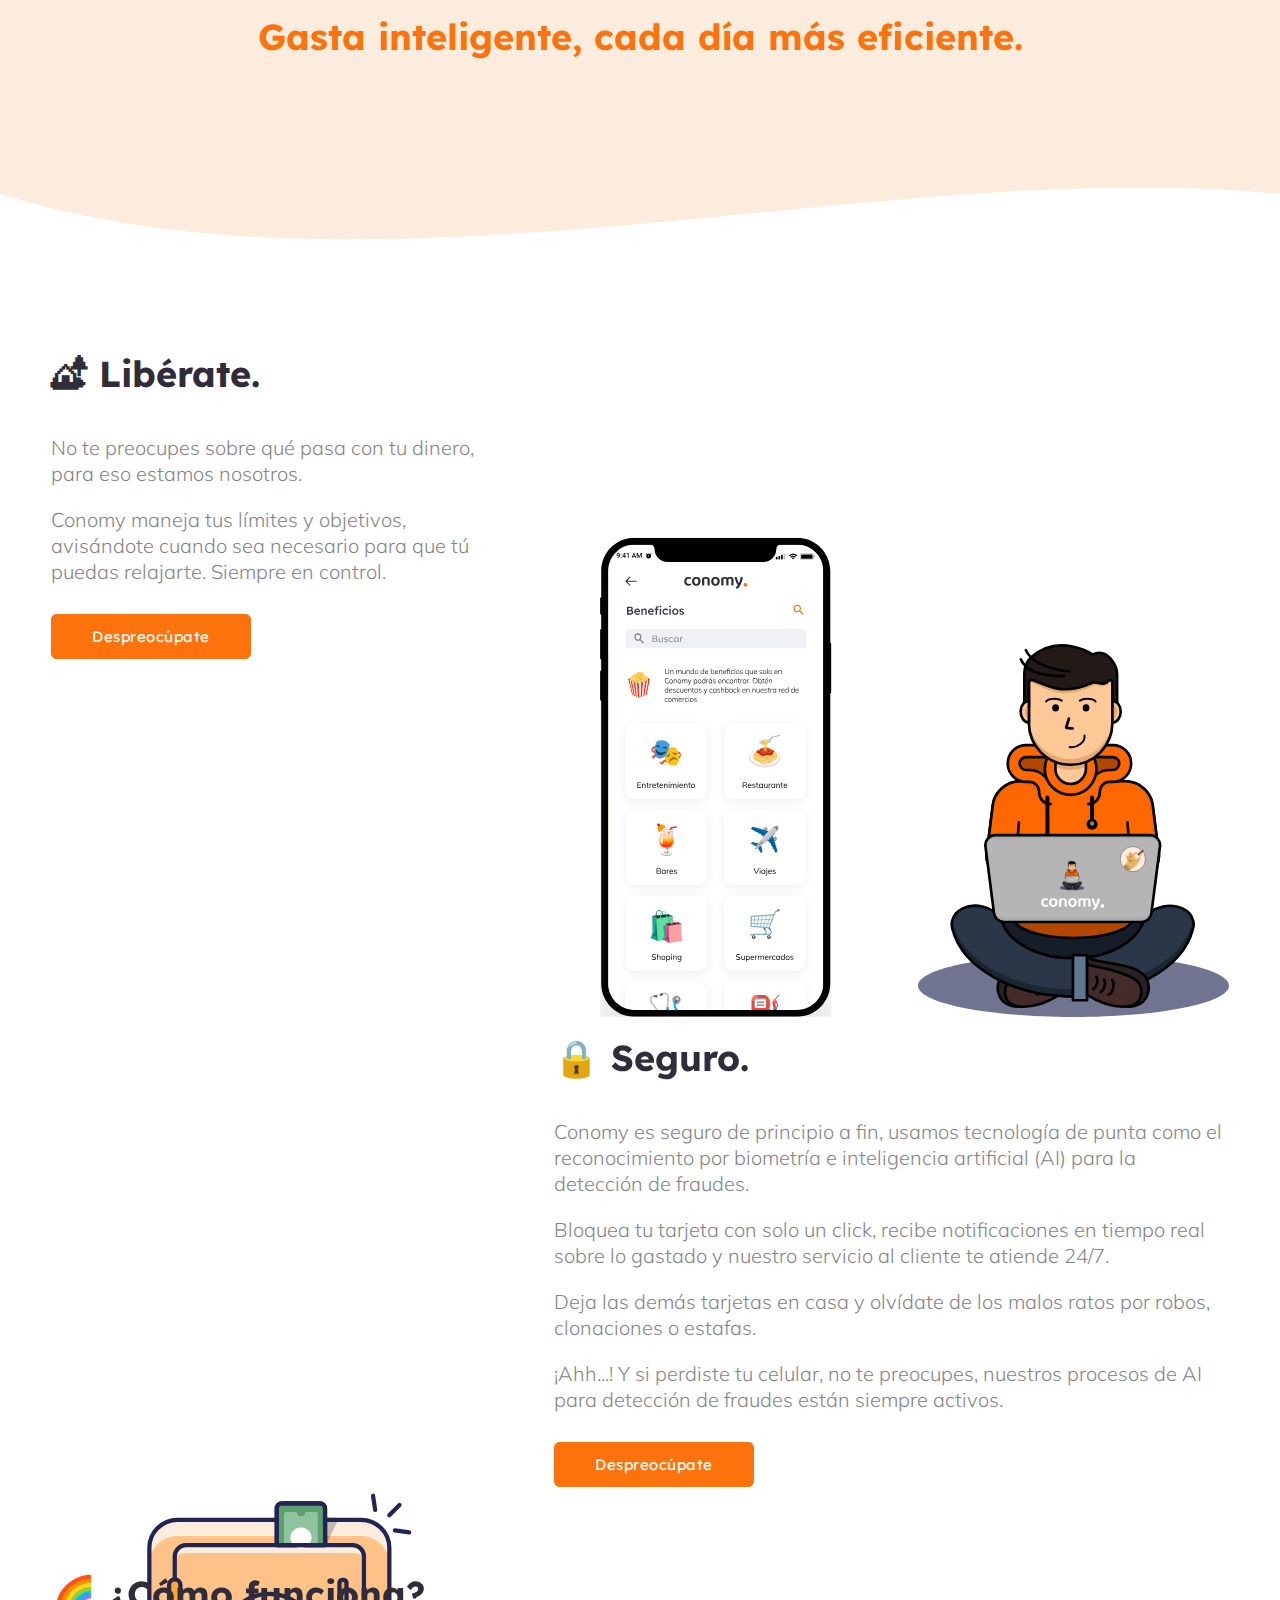
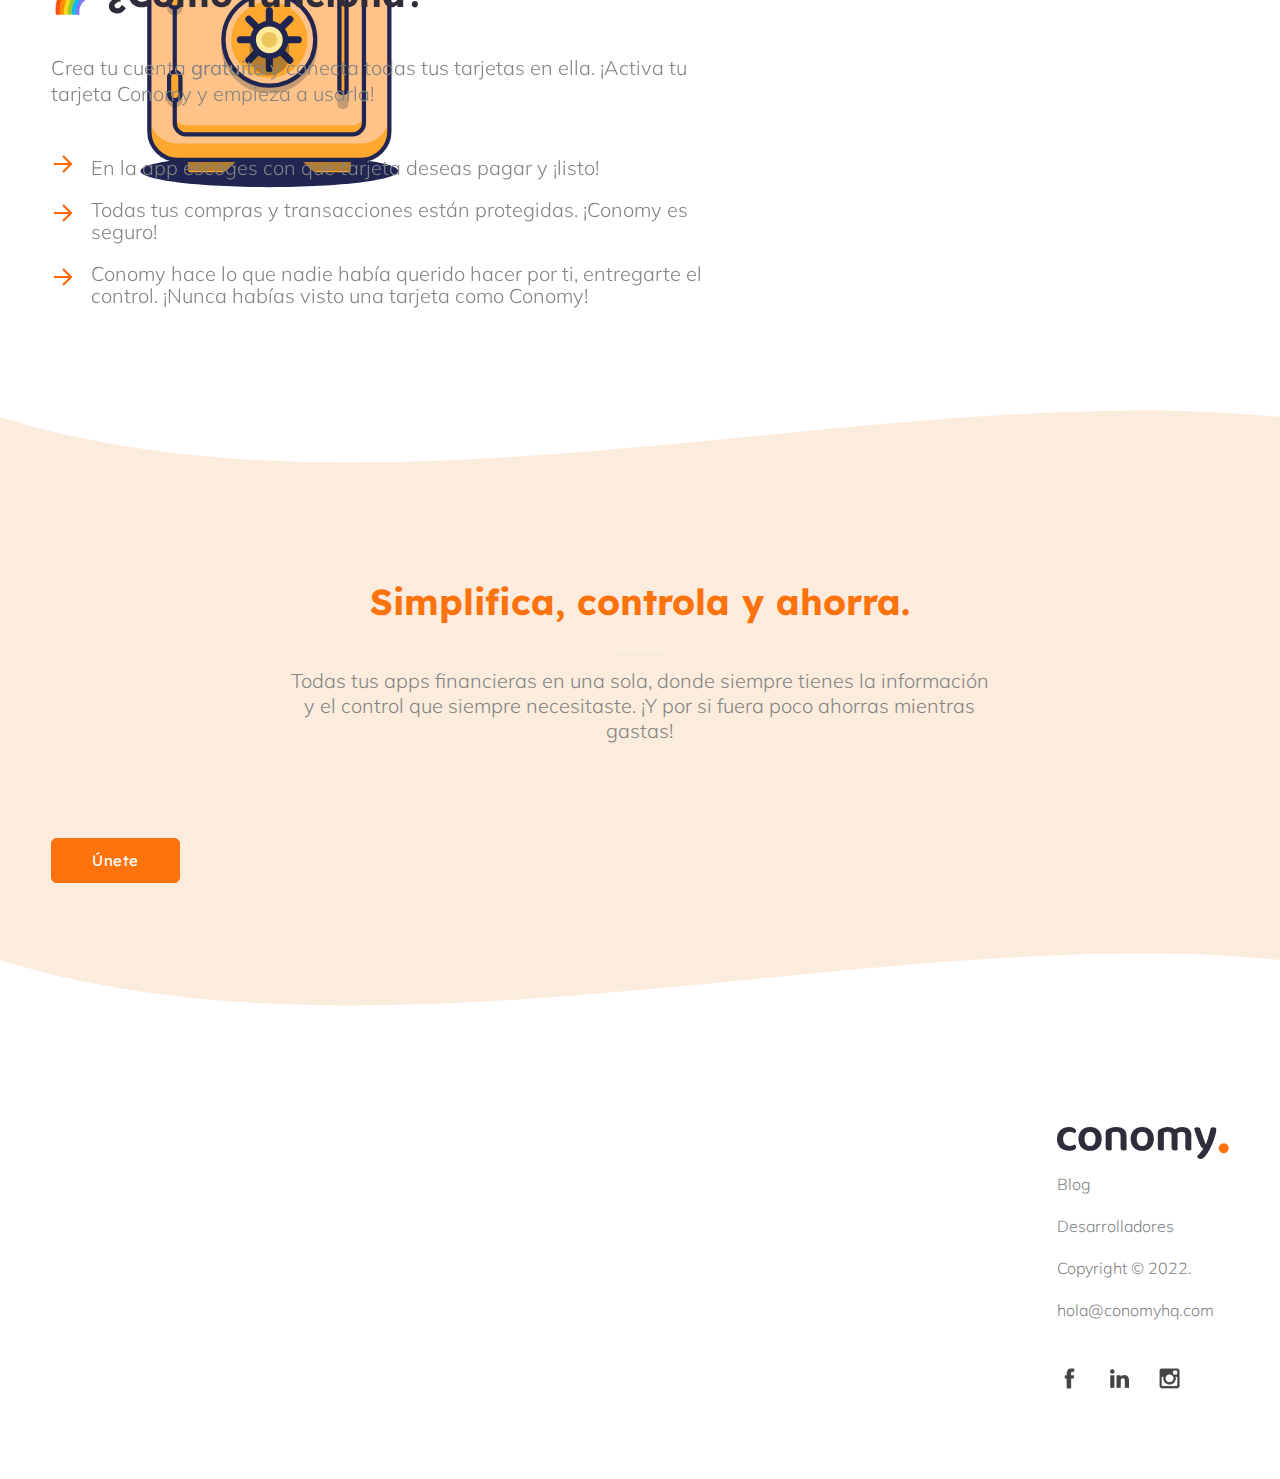
<file: home-2.html>
<!DOCTYPE html>
<html lang="es">

<head>
	<title>Conomy - Transforma todas tus tarjetas en una con superpoderes</title>
	<meta name="description"
		content="Una app para manejar y comprender tus finanzas personales ayudándote a planificar tu futuro con tranquilidad.">
	<meta name="keywords" content="finanzas personales, finanzas, app, fintech, educacion financiera, ahorro, superpoderes">
	<meta http-equiv="Content-Type" content="text/html, charset=utf-8">

	<link rel="canonical" href="https://conomy.app/" />

	<meta property="og:title" content="Conomy - Maneja tus finanzas con libertad">
	<meta property="og:description"
		content="Todas tus tarjetas en una una y una con superpoderes. Conomy te ayuda a entender qué pasa con tu dinero, para que puedas manejarla mejor y sin preocupaciones.">
	<meta property="og:type" content="website">
	<meta property="og:image" content="images/social/logo-social-media-orange.png">
	<meta property="og:url" content="https://conomy.app/">
	<meta property="og:site_name" content="Conomy">


	<meta name="twitter:card" content="summary">
	<meta name="twitter:site" content="@conomyhq">
	<meta name="twitter:title" content="Conomy - Maneja tus finanzas con libertad">
	<meta name="twitter:description"
		content="Todas tus tarjetas en una una y una con superpoderes. Ahorra, entiende y planifica mejor tu dinero.">



	<meta name="viewport" content="width=device-width, initial-scale=1">
	<meta http-equiv="X-UA-Compatible" content="ie=edge">

	<link rel="shortcut icon" type="image/png" href="images/favicon.png" />
	<link rel="stylesheet" href="css/swiper.css">
	<link rel="stylesheet" type="text/css" href="style.css">

	<link rel="preconnect" href="https://fonts.googleapis.com">
<link rel="preconnect" href="https://fonts.gstatic.com" crossorigin>
<link rel="preload" href="https://fonts.googleapis.com/css2?family=Lexend+Deca:wght@200;300;400;500;600;700;800&display=swap" as="style" onload="this.onload=null;this.rel='stylesheet'">
<noscript><link rel="stylesheet" href="https://fonts.googleapis.com/css2?family=Lexend+Deca:wght@200;300;400;500;600;700;800&display=swap"></noscript>
<link 
rel="preload"
href="https://fonts.googleapis.com/css2?family=DM+Serif+Display&display=swap" 
as="style" onload="this.onload=null;this.rel='stylesheet'">

<noscript><link rel="stylesheet" href="https://fonts.googleapis.com/css2?family=DM+Serif+Display&display=swap" ></noscript>

<link
	rel="preload"
	href="https://fonts.googleapis.com/css2?family=Muli:ital,wght@0,200;0,300;0,400;0,500;0,700;0,900;1,400;1,500;1,700;1,900&display=swap"
	as="style" onload="this.onload=null;this.rel='stylesheet'"
	>
<noscript><link rel="stylesheet" href="https://fonts.googleapis.com/css2?family=Muli:ital,wght@0,200;0,300;0,400;0,500;0,700;0,900;1,400;1,500;1,700;1,900&display=swap"></noscript>


	<!-- Hotjar Tracking Code for conomyhq.com -->
	<script>
		(function (h, o, t, j, a, r) {
			h.hj = h.hj || function () {
				(h.hj.q = h.hj.q || []).push(arguments)
			};
			h._hjSettings = {
				hjid: 1777900,
				hjsv: 6
			};
			a = o.getElementsByTagName('head')[0];
			r = o.createElement('script');
			r.async = 1;
			r.src = t + h._hjSettings.hjid + j + h._hjSettings.hjsv;
			a.appendChild(r);
		})(window, document, 'https://static.hotjar.com/c/hotjar-', '.js?sv=');
	</script>

</head>

<body>
	<!-- Global site tag (gtag.js) - Google Analytics -->
	<script async src="https://www.googletagmanager.com/gtag/js?id=UA-160644676-1"></script>
	<script>
		window.dataLayer = window.dataLayer || [];

		function gtag() {
			dataLayer.push(arguments);
		}
		gtag('js', new Date());

		gtag('config', 'UA-160644676-1', {
			'optimize_id': 'GTM-WPRD3HT'
		});
	</script>

	<!-- Google Tag Manager -->
	<script>
		(function (w, d, s, l, i) {
			w[l] = w[l] || [];
			w[l].push({
				'gtm.start': new Date().getTime(),
				event: 'gtm.js'
			});
			var f = d.getElementsByTagName(s)[0],
				j = d.createElement(s),
				dl = l != 'dataLayer' ? '&l=' + l : '';
			j.async = true;
			j.src =
				'https://www.googletagmanager.com/gtm.js?id=' + i + dl;
			f.parentNode.insertBefore(j, f);
		})(window, document, 'script', 'dataLayer', 'GTM-KWQBHND');
	</script>
	<!-- End Google Tag Manager -->
	<!-- Google Tag Manager (noscript) -->
	<noscript><iframe src="https://www.googletagmanager.com/ns.html?id=GTM-KWQBHND" height="0" width="0"
			style="display:none;visibility:hidden"></iframe></noscript>
	<!-- End Google Tag Manager (noscript) -->
	<header class="header">
		<div class="header__content header__content--fluid-width">
			<div class="header__logo-title">
				<img class="conomy__logo" src="images/logo-All-orange.svg" title="Logo Conomy" />
			</div>
			<nav class="header__menu">
				<ul>
					<li><a class=" header-link" id="nav-all-cards-in-one" href="#all-cards-in-one">Todas en una</a></li>
					<li><a class=" header-link" id="nav-control" href="#control">Controla</a></li>
					<li><a class=" header-link" id="nav-edu" href="#education">Ahorra</a></li>
					<li><a class=" header-link" id="nav-freedom" href="#freedom">Libérate</a></li>
					<li><a class=" header-link" id="nav-security" href="#security">Seguro</a></li>
					<li><a class=" header-link" id="nav-how-it-works" href="#how-it-works">¿Cómo funciona?</a></li>
					<li><a class=" header-link" id="nav-blog" target="_blank" href="https://blog.conomy.app?utm_source=conomy_app&utm_medium=website?utm_campaign=home_2">Blog</a></li>
					<!-- <li><a class="header-link" href="#conomy">¿Quienes Somos?</a></li> -->
					<li class="header__btn header__btn--signup modal-toggle"
						data-openpopup="signuplogin" data-popup="signup"><a id="cta-header" href="#">Únete</a></li>
				</ul>
			</nav>
		</div>
	</header>

	<!-- Section -- intro -->
	<section class="section section--intro" id="intro">
		<div class="section__content section__content--fluid-width section__content--intro">
			<div class="intro">
				<div class="intro__content">
					<div class="intro__title">La tarjeta inteligente que hace crecer tu plata.</div>
					<div class="intro__subtitle" style="padding: 0 0 20px 0;">
						Imagina una tarjeta con la que puedes controlar a todas las demás, pagar donde y como quieras. Inscríbete en nuestra lista de espera y sé de los primeros en tenerla.<br>					
					</div>
					<!-- Begin Mailchimp Signup Form -->
					<div class="form__1" id="mc_embed_signup">
						<form
							action="https://conomyhq.us19.list-manage.com/subscribe/post?u=913fb462d6cd9061f4d515557&amp;id=b78d0cb936"
							method="post" id="mc-embedded-subscribe-form" name="mc-embedded-subscribe-form"
							class="validate" target="_blank" novalidate
							style="	display: flex; flex-flow: row wrap; align-items: center;">
							<div id="mc_embed_signup_scroll" style="width: 100%">
								<div class="mc-field-group form__row">
									<div id="mce-responses" class="clear">
										<div class="response" id="mce-error-response" style="display:none; color: #ff715b; margin-bottom: 6px"></div>
										<div class="response" id="mce-success-response" style="display:none; color: #4D998C; margin-bottom: 6px"></div>
									</div>
									<div class="mc-field-group" style="display: none;">
										<label for="mce-MMERGE4">useragent </label>
										<input type="text" value="" name="MMERGE4" class="mce-MMERGE4" id="mce-MMERGE4">
									</div>
									<input class="form__input-line" type="email" value="" placeholder="e-mail"
										name="EMAIL" class="required email" id="mce-EMAIL">
									<div class="mc-field-group input-group" style="display: none;">
										<strong>Campaign </strong>
										<ul><li><input type="radio" value="ab-1" name="CAMPAIGN" id="mce-CAMPAIGN-0"><label for="mce-CAMPAIGN-0">ab-1</label></li>
									<li><input type="radio" value="ab-2" name="CAMPAIGN" id="mce-CAMPAIGN-1" checked><label for="mce-CAMPAIGN-1">ab-2</label></li>
									</ul>
									</div>
									<span class="form__row-border-inline"></span>
									<div class="clear">
										<input type="submit" class="form_1" name="subscribe" id="mc-embedded-subscribe" style="display: none">
										<div
											id="shortcut-register"
											class="form__submit_1 btn btn--green-bg"
											style="float: right; transform: translateY(-100%); margin-top: 0; margin-right: 5%; font-size: 14px;">
											Empezar	
										</div>
									</div>
								</div>

								<!-- real people should not fill this in and expect good things - do not remove this or risk form bot signups-->
								<div style="position: absolute; left: -5000px;" aria-hidden="true"><input type="text"
										name="b_913fb462d6cd9061f4d515557_b78d0cb936" tabindex="-1" value=""></div>
							</div>
							
							<div class="init-mssg" style="display: contents;">
							<span style="margin-left: 6px; font-size: 14px; color: #3D4043;">⏰  Se de los primeros en tenerla</span>
						</div>
						</form>
					</div>
				</div>
			</div>
		</div>
		<div id="large-device" class="intro-animation-line">
			<img src="./images/app/home-2-new-rd.svg"
			style="max-height: 90%;"
				alt="Pantalla de celular con el inicio de Conomy mostrando balance de cuenta, objetivos y tips para ahorrar y manejar tu dinero"
				title="" />
		</div>
		<div id="small-device" class="intro-animation-line" style="padding-top:12px;">
			<img src="./images/app/home-1-new-rd.svg"
				alt="Pantalla de celular con el inicio de Conomy mostrando balance de cuenta, objetivos y tips para ahorrar y manejar tu dinero"
				title="" />
		</div>
		<svg class="svg-cta-top" xmlns="http://www.w3.org/2000/svg" viewBox="0 0 100 100" preserveAspectRatio="none">
			<path d="M0,70 C30,130 70,50 100,70 L100,100 0,100 Z" fill="#FCECDD" />
		</svg>
	</section>

	<!-- Section -- features -->
	<section class="section section--features" id="features">

		<div class="section__content section__content--fluid-width section__content--features">
			<h2 class="section__title section__title--centered">Diseñada para que puedas enfocarte en tu proyecto de
				vida. </h2>
			<div class="section__description section__description--centered" style="color: #848484;">
				Tu tranquilidad es lo más importante. Define tu presupuesto y nos encargamos de que lo cumplas.
¡Haz lo tuyo, lo nuestro es mejorar tus finanzas!
			</div>
			<!-- <div class="wrapper">
				<a href="https://www.notion.so/Por-qu-Conomy-3ea7a6dd6c3d4ec7af656575b1f0efc4" id="read_more_top"
					class="btn btn--blue-bg" target="_blank" rel="noopener">Leer más</a>
			</div> -->
		</div>

		<svg class="svg-cta-bottom" xmlns="http://www.w3.org/2000/svg" viewBox="0 0 100 100" preserveAspectRatio="none">
			<path d="M0,70 C30,130 70,50 100,70 L100,100 0,100 Z" fill="#ffffff" />
		</svg>

	</section>

	<section class="section" id="all-cards-in-one">

		<div class="section__content section__content--fluid-width section__content--about">
			<div class="grid grid--5col grid--about">


				<div class="grid__item grid__item--x2 grid__item--floated-right">
					<h3 class="grid__title">🦖  Todas tus tarjetas en una.</h3>
					<p class="grid__text">
						¿Sabías que los chilenos utilizan en promedio 3 tarjetas? Esto es un problema, ya que mientras más tarjetas usamos, más 
						perdemos el control de nuestros gastos.
					</p>
					<p class="grid__text">Conomy viene a solucionar este problema, es simple, adelgaza tu billetera y además es cool.</p>

					<!-- <p class="grid__text">Solo una tarjeta para todo lo que necesitas. Usar Conomy es seguro, deja todas tus tarjetas en casa y no te arriesgues. Conomy es la única tarjeta que necesitas para pagar en tiendas y online.</p> -->
					<div class="intro__buttons intro__buttons--left modal-toggle" data-openpopup="signuplogin"
						data-popup="signup" style="margin-top: 12px;">
						<a href="" id="cta-all-cards-in-one" class="btn btn--orange-bg">Descubre más</a>
					</div>
				</div>
				<div class="grid__item grid__item--x3">
					<div class="grid__image grid__image--left" data-paroller-factor="0.1"
						data-paroller-type="foreground" data-paroller-direction="vertical"><img
							src="images/app/all-cards-new-rd.svg"
							alt="Pantalla de celular de Conomy mostrando analisis de ingresos y gastos junto con graficos mostrando categorias"
							title="" /></div>
				</div>
			</div>
		</div>

	</section>
	<!-- Section -- about -->
	<section class="section" id="control">

		<div class="section__content section__content--fluid-width section__content--about">
			<div class="grid grid--5col grid--about">

				<div class="grid__item grid__item--x2">
					<h3 class="grid__title">🚀  Controla.</h3>
					<p class="grid__text">Sabemos que es difícil medirse con los gastos y la mejor forma de poder controlarlos es mediante un presupuesto. <b>¡Pero tampoco es fácil hacer uno!</b></p>
					<p class="grid__text">En Conomy lo resolvimos para ti, en solo 2 pasos puedes resolver tus problemas financieros.</p>
				    <div class="intro__buttons intro__buttons--left modal-toggle" data-openpopup="signuplogin"
						data-popup="signup">
						<a href="./index.html" id="cta-control" class="btn btn--orange-bg ">Empezar</a>
					</div>
				</div>
				<div class="grid__item grid__item--x3">
					<div class="grid__image grid__image--right" id="control_image" data-paroller-factor="0.1"
						data-paroller-type="foreground" data-paroller-direction="vertical"><img
						src="images/app/analytics-bill-new-rd.webp"
							alt="Conomy mostrando datos de transaccion con sugerencias de gasto promedio e informacion clave"
							title="" /></div>
				</div>
			</div>
		</div>

	</section>
	<!-- Section -- about -->


	<!-- Section -- stats -->
	<section class="section" id="education">

		<div class="section__content section__content--fluid-width section__content--about ">
			<div class="grid grid--5col grid--about">

				<div class="grid__item grid__item--x3 grid__item--floated-right">
					<h3 class="grid__title">🌴  Ahorra.</h3>
					<p class="grid__text">Ahorrar nunca ha sido fácil, por esto en Conomy quisimos ayudar con esta tarea y así lograr que cualquier persona pueda juntar plata y cumplir sus sueños.</p>
					<p class="grid__text">De manera inteligente Conomy separa dinero para tu ahorro y así te ayuda a cumplir tus metas. Ahorrar tiene recompensas y en Conomy te damos intereses por el dinero que ahorras con nosotros.</p>
					<!-- <p class="grid__text">
					</p> -->
					<div class="intro__buttons intro__buttons--left modal-toggle" data-openpopup="signuplogin"
						data-popup="signup">
						<a href="./index.html" id="cta-edu" class="btn btn--orange-bg">Empezar</a>
					</div>
				</div>
				<div class="grid__item grid__item--x2">
					<div class="grid__image grid__image--right" data-paroller-factor="0.1"
						data-paroller-type="foreground" data-paroller-direction="vertical"><img
							src="images/app/goals-new.png"
							alt="Ilustracion con dos personas tomando una decision y dos tarjetas sobre educacion financiera"
							title="" /></div>
				</div>
			</div>
		</div>
		<svg class="svg-cta-top" style="position:relative; transform:translateY(5px)" xmlns="http://www.w3.org/2000/svg" viewBox="0 0 100 100" preserveAspectRatio="none">
			<path d="M0,70 C30,130 70,50 100,70 L100,100 0,100 Z" fill="#FCECDD" />
		</svg>
	</section>

	<section class="section section--cta" id="spend">
		<div class="section__content section__content--fluid-width section__content--padding section__content--cta" style="padding: 100px 0;">
			<h2 class="section__title section__title--centered section__title--cta">Gasta inteligente, cada día más eficiente.</h2>
			<!-- <div class="intro__buttons intro__buttons--centered">
				<a href="https://www.notion.so/Por-qu-Conomy-3ea7a6dd6c3d4ec7af656575b1f0efc4" id="read_more_bottom"
					class="btn btn--blue-bg" target="_blank" rel="noopener">Más sobre nuestra visión</a>
			</div> -->
			
		</div>
		<svg class="svg-cta-bottom" xmlns="http://www.w3.org/2000/svg" viewBox="0 0 100 100" preserveAspectRatio="none">
			<path d="M0,70 C30,130 70,50 100,70 L100,100 0,100 Z" fill="#ffffff" />
		</svg>
	</section>

	<!-- Section -- Libertad -->
	<section class="section" id="freedom">

		<div class="section__content section__content--fluid-width section__content--about">
			<div class="grid grid--5col grid--about">


				<div class="grid__item grid__item--x2">
					<h3 class="grid__title">🏕  Libérate.</h3>
					<p class="grid__text">No te preocupes sobre qué pasa con tu dinero, para eso estamos nosotros.</p>
					<p class="grid__text">
					Conomy maneja tus límites y objetivos, avisándote cuando sea necesario para
						que tú puedas relajarte. Siempre en control.</p>
					<div class="intro__buttons intro__buttons--left modal-toggle" data-openpopup="signuplogin"
						data-popup="signup">
						<a href="./index.html" id="cta-freedom" class="btn btn--orange-bg">Despreocúpate</a>
					</div>
				</div>
				<div class="grid__item grid__item--x3">
					<div class="grid__image" id="libertad_image" data-paroller-factor="0.05"
						data-paroller-type="foreground" data-paroller-direction="vertical"><img
						src="images/app/freedom-fl-new-rd.svg"
							alt="Pantalla de celular mostrando notificaciones de Conomy sobre objetivos y presupuestos"
							title="" /></div>
				</div>
			</div>
		</div>
	</section>
	<section class="section" id="security">

		<div class="section__content section__content--fluid-width section__content--about">
			<div class="grid grid--5col grid--about">


				<div class="grid__item grid__item--x3 grid__item--floated-right">
					<h3 class="grid__title">🔒  Seguro.</h3>
					<p class="grid__text">Conomy es seguro de principio a fin, usamos tecnología de punta como el reconocimiento por biometría e inteligencia artificial (AI) para la detección de fraudes.</p>
					<p class="grid__text">Bloquea tu tarjeta con solo un click, recibe notificaciones en tiempo real sobre lo gastado y nuestro servicio al cliente te atiende 24/7.</p>
					<p class="grid__text">Deja las demás tarjetas en casa y olvídate de los malos ratos por robos, clonaciones o estafas.</p>
					<p class="grid__text">¡Ahh...! Y si perdiste tu celular, no te preocupes, nuestros procesos de AI para detección de fraudes están siempre activos.</p>
					<div class="intro__buttons intro__buttons--left modal-toggle" data-openpopup="signuplogin"
						data-popup="signup">
						<a href="./index.html" id="cta-security" class="btn btn--orange-bg">Despreocúpate</a>
					</div>
				</div>
				<div class="grid__item grid__item--x2">
					<div class="grid__image grid__image--left" id="libertad_image" data-paroller-factor="0.1"
						data-paroller-type="foreground" data-paroller-direction="vertical" style="padding:12px"><img
							src="images/app/secure.svg"
							alt="Pantalla de celular mostrando notificaciones de Conomy sobre objetivos y presupuestos"
							title="" /></div>
				</div>
			</div>
		</div>
	</section>
	<!-- Section -- how it works -->
	<section class="section section--clients" id="how-it-works">

		<div class="section__content section__content--fluid-width section__content--about">
			<div class="grid grid--5col grid--about">

				<div class="grid__item grid__item--x3">
					<h3 class="grid__title">🌈  ¿Cómo funciona?</h3>
					<p class="grid__text">Crea tu cuenta <b>gratuita</b> y conecta todas tus tarjetas en ella. ¡Activa tu tarjeta Conomy y empieza a usarla!
						</p>
						<ul class="grid__list">
							<li style="font-size: 20px;">En la app escoges con que tarjeta deseas pagar y ¡listo!</li>
							<li style="font-size: 20px;">Todas tus compras y transacciones están protegidas. ¡Conomy es seguro!</li>
							<!-- <li style="font-size: 20px;">Al pagar con Conomy ahorras, siempre estás en control y obtienes beneficios que nadie más te da.</li> -->
							<li style="font-size: 20px;">Conomy hace lo que nadie había querido hacer por ti, entregarte el control. ¡Nunca habías visto una tarjeta como Conomy!</li>
						</ul>
					<!-- <div class="intro__buttons intro__buttons--left modal-toggle" data-openpopup="signuplogin"
						data-popup="signup">
						<a href="./index.html" id="cta-how-it-works" class="btn btn--orange-bg " style="margin-bottom: 12px;">Regístrate ahora</a>
					</div> -->
				</div>
				<div class="grid__item grid__item--x2">
					<div class="grid__image" data-paroller-factor="0.1"
						data-paroller-type="foreground" data-paroller-direction="vertical"><img
						src="images/app/buho-space.svg"
						alt="Buho que te ayuda a guiar tus finanzas"
							title="" /></div>
				</div>
			</div>
		</div>
		<svg class="svg-cta-top" xmlns="http://www.w3.org/2000/svg" viewBox="0 0 100 100" preserveAspectRatio="none">
			<path d="M0,70 C30,130 70,50 100,70 L100,100 0,100 Z" fill="#FCECDD" />
		</svg>
	</section>

	<section class="section section--cta" id="conomy">
		<div class="section__content section__content--fluid-width section__content--padding section__content--cta">
			<h2 class="section__title section__title--centered section__title--cta">Simplifica, controla y
				ahorra.</h2>
			<div class="section__description section__description--centered section__description--cta">
				Todas tus apps financieras en una sola, donde siempre tienes la información y el control que siempre necesitaste. ¡Y por si fuera poco ahorras mientras gastas!
			</div>
			<div class="intro__buttons intro__buttons--left modal-toggle" data-openpopup="signuplogin"
			style="margin-top: 6px"
			data-popup="signup">
			<a href="" id="cta-how-it-works" class="btn btn--orange-bg">
				Únete</a>
		</div>
		</div>
		<svg class="svg-cta-bottom" xmlns="http://www.w3.org/2000/svg" viewBox="0 0 100 100" preserveAspectRatio="none">
			<path d="M0,70 C30,130 70,50 100,70 L100,100 0,100 Z" fill="#ffffff" />
		</svg>
	</section>

	<footer class="footer" id="footer">
		<div class="footer__content footer__content--fluid-width footer__content--svg">

			<div class="grid grid--5col">

				<div class="grid__item grid__item--x1">
					<h3 class="grid__title grid__title--footer-logo" style="width: auto;">
						<img class="conomy__logo" src="images/logo-All-orange.svg" title="Logo Conomy" />
					</h3>
					<a target="_blank" href="https://blog.conomy.app?utm_source=conomy_app&utm_medium=website?utm_campaign=home_2">
						<p class="grid__text grid__text--copyright">Blog</p>
					</a>
					<a target="_blank" href="https://developer.conomy.app/">
						<p class="grid__text grid__text--copyright">Desarrolladores</p>
					</a>
					<p class="grid__text grid__text--copyright">Copyright &copy; 2022.</p>
					<a href="mailto:hola@conomyhq.com" rel="noopener">
						<p class="grid__text grid__text--copyright" id="email-contact">hola@conomyhq.com</p>
					</a>
					<ul class="grid__list grid__list--sicons">
						<li>
							<a href="https://www.facebook.com/ConomyHQ/" target="_blank" rel="noopener"><img
									src="./images/social/black/facebook.png" alt="Social link for Facebook"
									title="" /></a></li>
						<li><a href="https://www.linkedin.com/company/conomyapp" target="_blank" rel="noopener"><img
									src="./images/social/black/linkedin.png" alt="Social link for LinkedIn"
									title="" /></a></li>
						<li><a href=" https://www.instagram.com/conomy_app/" target="_blank" rel="noopener"><img
									src="./images/social/black/instagram.png" alt="Social link for Instagram"
									title="" /></a></li>
					</ul>
				</div>
				<!-- <div class="grid__item">
					<h3 class="grid__title grid__title--footer">Empresa</h3>
					<ul class="grid__list grid__list--fmenu">
						<li><a href="#">Cómo funciona?</a></li>
						<li><a id="notion_ayudanos"
								href="https://www.notion.so/conomy/Ay-danos-439ff5a14a9c4ce5998734cbe83132c7"
								target="_blank" rel="noopener">Ayúdanos!</a>
						</li>
					</ul>
				</div> -->
			</div>
		</div>
	</footer>
	<section class="modal modal--signuplogin">
		<div class="modal__overlay modal__overlay--toggle"></div>
		<div class="modal__wrapper modal-transition" style="border-radius: 6px;">
     
			<div class="modal__body">
				<div class="modal__content modal__content--signup" style="border-radius: 6px;">
					<div class="modal__form form">
						<!-- Begin Mailchimp Signup Form -->
						<div id="mc_embed_signup">
							<h2 class="form__title" id="large-title" style="color:  #302C3A; font-weight:500; line-height: normal;">
								Si te falta Conomy, regístrate para ser de los primeros en tenerla. </h2>
							<h2 class="form__title" id="small-title" style="color:  #302C3A; font-weight:500; line-height: normal;">
								Si te falta Conomy, regístrate en nuestra lista de espera, para ser de los primeros en tenerla. </h2>
							<form class="form__container"
								action="https://conomyhq.us19.list-manage.com/subscribe/post?u=913fb462d6cd9061f4d515557&amp;id=b78d0cb936"
								method="post" id="mc-embedded-subscribe-form" name="mc-embedded-subscribe-form"
								class="validate" target="_blank" novalidate>
								<div id="mc_embed_signup_scroll">
									<div class="mc-field-group form__row">
										<label class="form__label" for="mce-EMAIL">Email <span class="asterisk">*</span>
										</label>
										<input class="form__input" type="email" value="" name="EMAIL"
											class="required email" id="mce-EMAIL">
										<span class="form__row-border"></span>
									</div>
									<div class="mc-field-group" style="display: none;">
										<label for="mce-MMERGE4">useragent </label>
										<input type="text" value="" name="MMERGE4" class="mce-MMERGE4" id="mce-MMERGE4">
									</div>
									<div class="mc-field-group form__row">
										<label class="form__label" for="mce-FNAME">Nombre </label>
										<input class="form__input" type="text" value="" name="FNAME" class=""
											id="mce-FNAME">
										<span class="form__row-border"></span>
									</div>
									<div class="mc-field-group form__row">
										<label class="form__label" for="mce-LNAME">Apellido </label>
										<input class="form__input" type="text" value="" name="LNAME" class=""
											id="mce-LNAME">
										<span class="form__row-border"></span>
									</div>
									<div class="mc-field-group input-group" style="display: none;">
										<strong>Campaign </strong>
										<ul><li><input type="radio" value="ab-1" name="CAMPAIGN" id="mce-CAMPAIGN-0"><label for="mce-CAMPAIGN-0">ab-1</label></li>
									<li><input type="radio" value="ab-2" name="CAMPAIGN" id="mce-CAMPAIGN-1" checked><label for="mce-CAMPAIGN-1">ab-2</label></li>
									</ul>
									</div>
									<div id="mce-responses" class="clear">
										<div class="response" id="mce-error-response" style="display:none"></div>
										<div class="response" id="mce-success-response" style="display:none"></div>
									</div>
									<!-- real people should not fill this in and expect good things - do not remove this or risk form bot signups-->
									<div style="position: absolute; left: -5000px;" aria-hidden="true"><input
											type="text" name="b_913fb462d6cd9061f4d515557_b78d0cb936" tabindex="-1"
											value=""></div>
									<div class="clear">
										<input type="submit" class="form_2" name="subscribe" id="mc-embedded-subscribe" style="display: none" >
										<div class="form__submit form__submit_2 btn btn--green-bg">
											Aceptar
									</div>
									</div>
								</div>

							</form>
						</div>

						<!--End mc_embed_signup-->
					</div>
					<div class="modal__info" style="color:#ff6800 ;background: #fcecdd">
						<div class="modal__descr" style="font-weight: 500;">Estamos trabajando para hacer crecer tu plata.</div>
						<p>Inscríbete en nuestra lista de espera y queda un paso más cerca de cumplir tus metas.
						</p>
						<ul class="modal__list">
						</ul>
					</div>
				</div> <!-- End Modal signup -->

			</div>

		</div>
	</section> <!-- Modal for Login and Signup -->



	<script src="js/jquery-3.3.1.min.js"></script>
	<script src="js/jquery.paroller.min.js"></script>
	<script src="js/jquery.custom.js"></script>
	<script src="js/swiper.min.js"></script>
	<script src="js/swiper.custom.js"></script>
	<script src="js/menu.js"></script>
	<script src="js/mailchimp.js"></script> 
	<script type='text/javascript' src='https://s3.amazonaws.com/downloads.mailchimp.com/js/mc-validate.js'></script>
	<script src="js/survey.js"></script>


	<script>

		function image(){
			let height = $(window).height();
			let width =  $(window).width();
			let form__1 = $(".form__1");
			max_height = height-(form__1.offset().top+form__1.outerHeight());
			max_height_px = Math.round(max_height) + 'px'
			// console.log(max_height_px);

			if(width/height < 9/16){
				$("#large-device").css("display","flex");
				$("#small-device").css("display","none");
			}else{
				$("#large-device").css("display","none");
				$("#small-device").css("display","flex");
			}

			$("#small-device").animate({
				"height":max_height_px
			});
			$("#large-device").animate({
				"height":max_height_px
			});
			// $("#small-device").css("height", max_height)
			// $("#large-device").css("height", max_height)
		}
		$(document).ready(function (){

			id_useragent = ".mce-MMERGE4";
			user_agent = navigator.userAgent;
			$(id_useragent).val(user_agent);

			let width =  $(window).width();
			if (width < 850){
				image();
			}
			$( window ).resize(function() {
				let width =  $(window).width();
					if (width < 850){
					image();
				}else{
					$("#large-device").css("display","none");
					$("#small-device").animate({
						"height":'70%'
					});
				}
			});
		});

	</script>

</body>

</html>
</file>
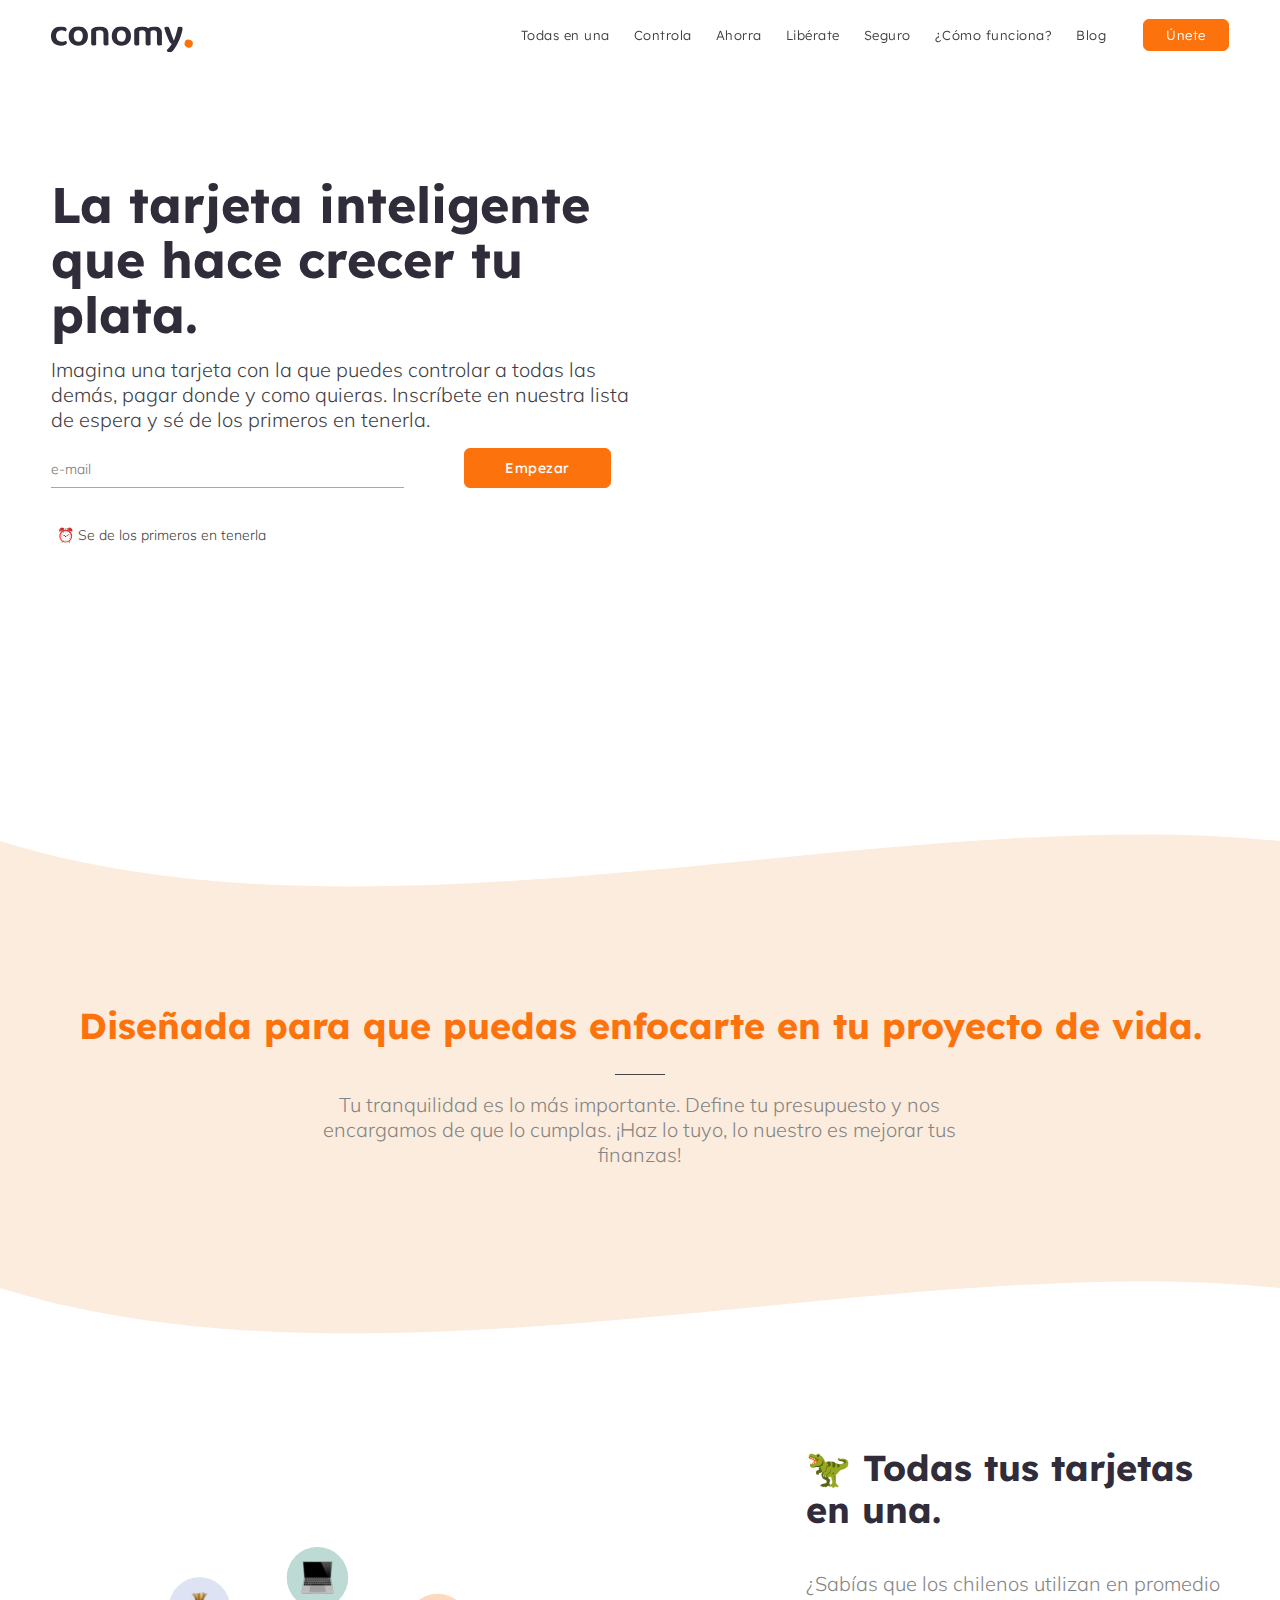
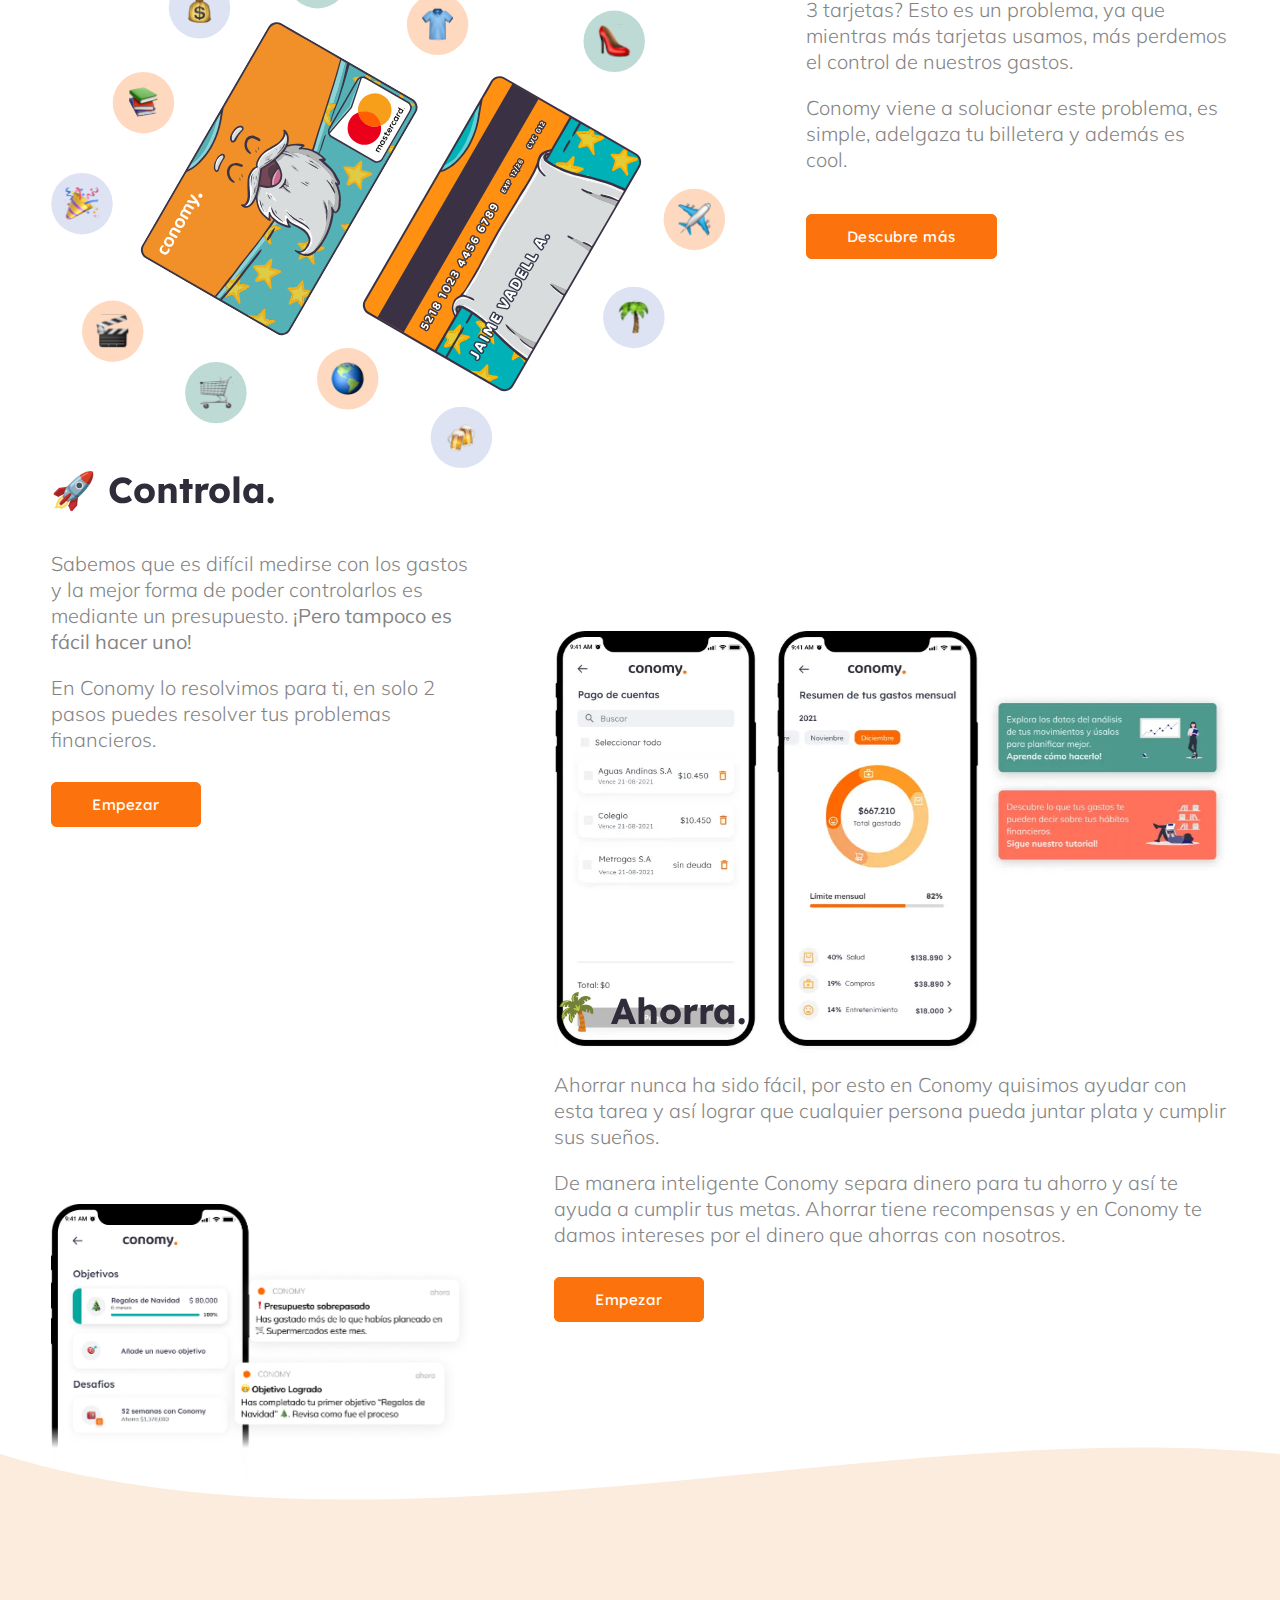
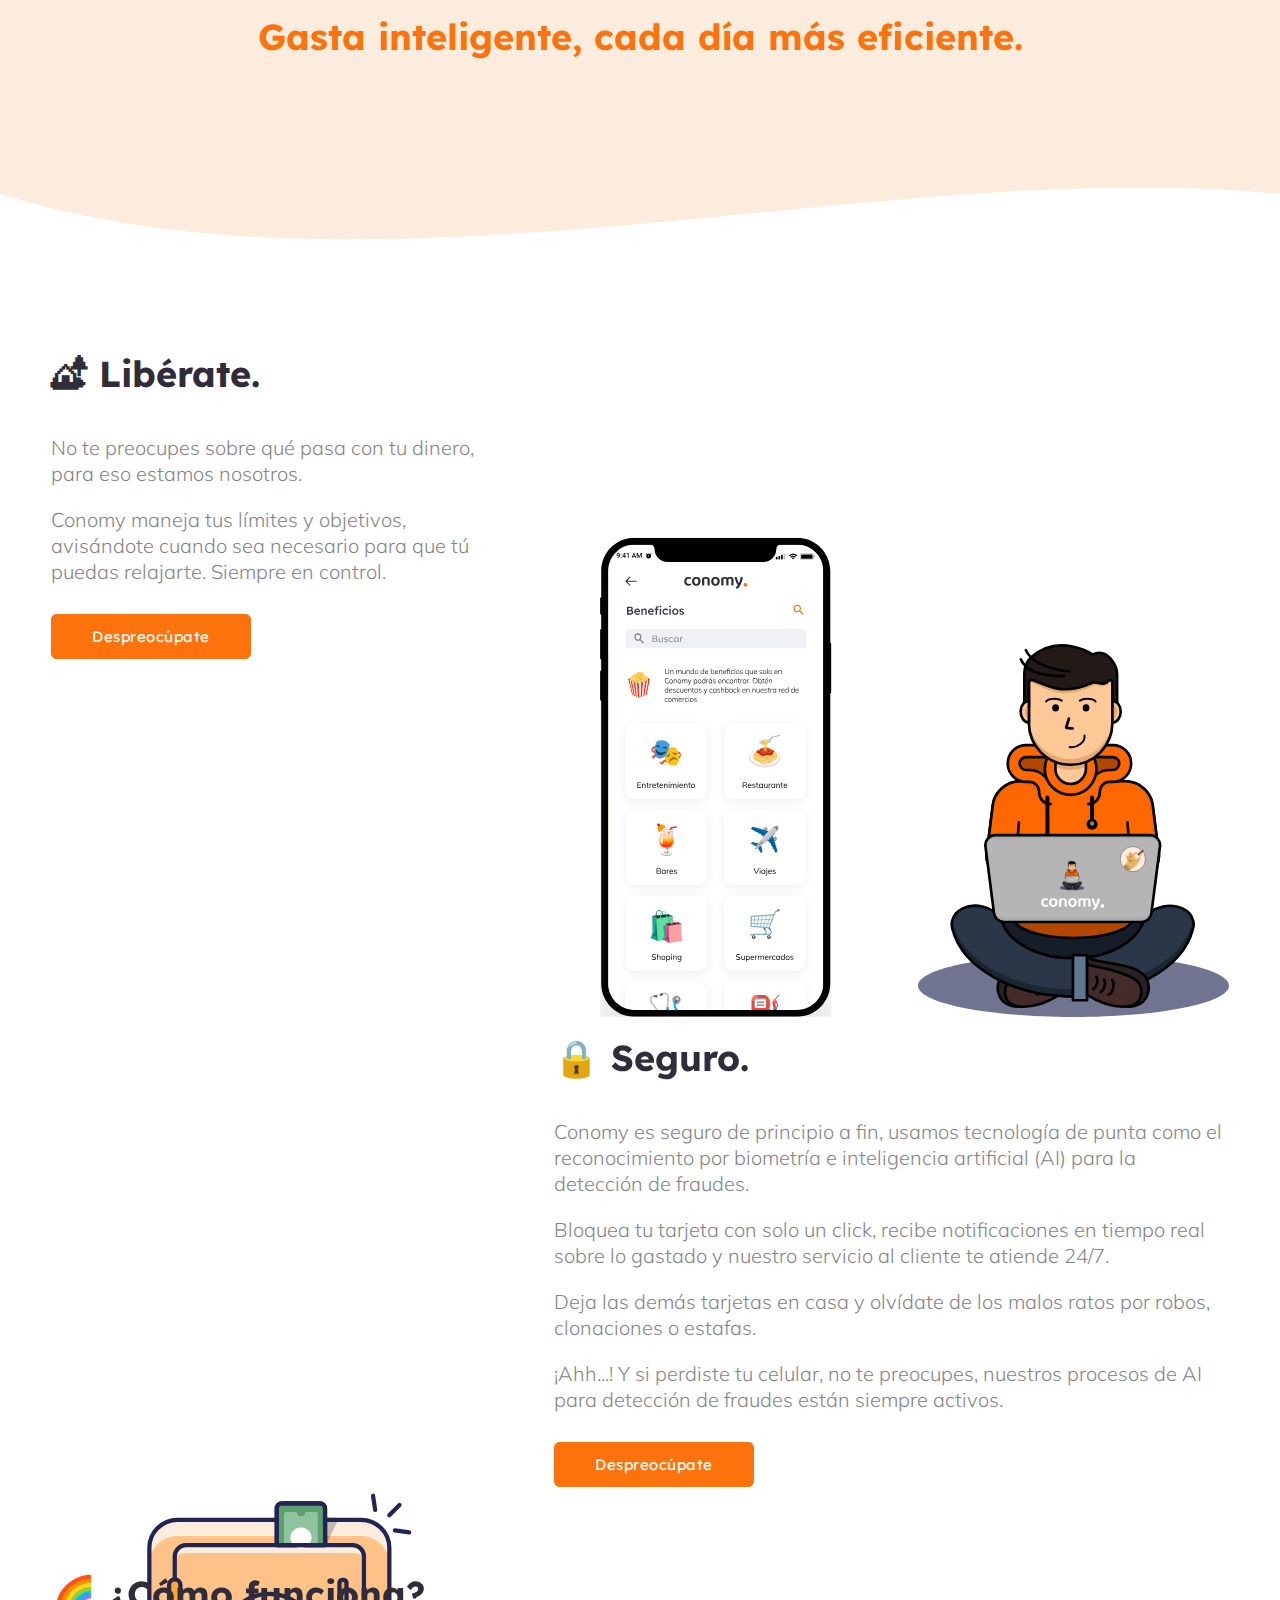
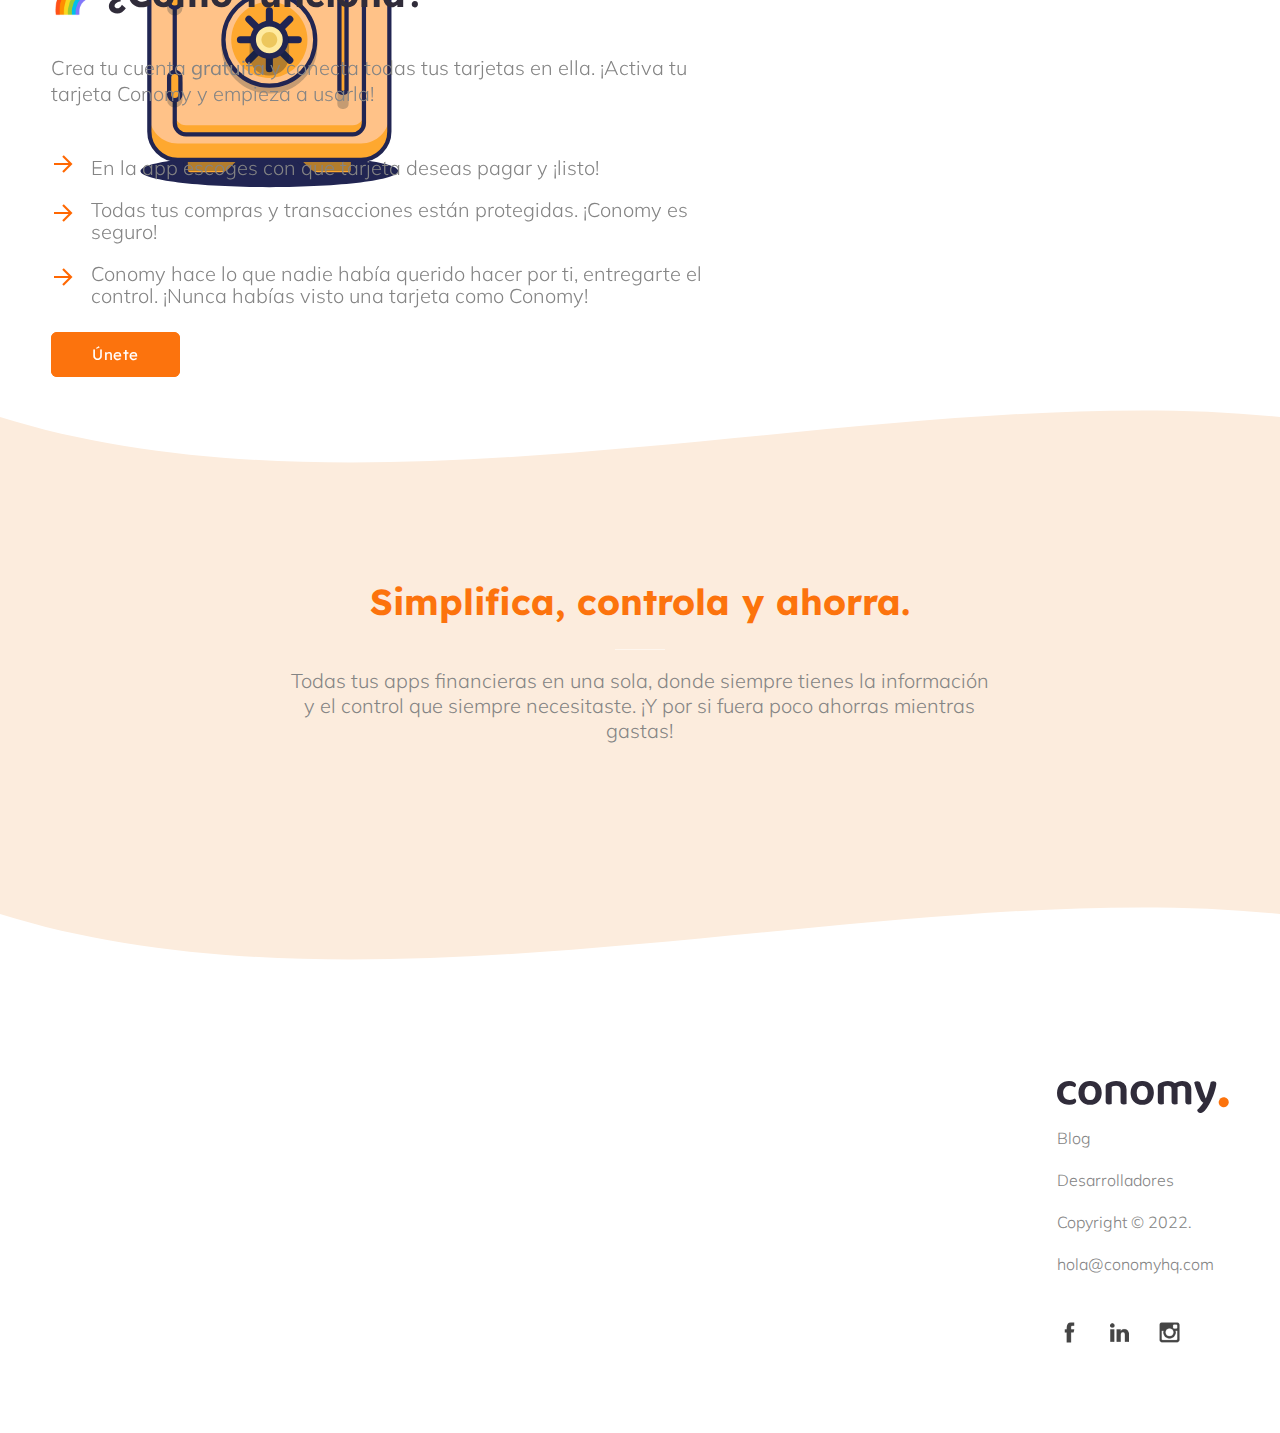
<file: home.html>
<!DOCTYPE html>
<html lang="es">

<head>
	<title>Conomy - Maneja tus finanzas con libertad</title>
	<meta name="description"
		content="Una app para manejar y comprender tus finanzas personales ayudándote a planificar tu futuro con tranquilidad.">
	<meta name="keywords" content="finanzas personales, finanzas, app, fintech, educacion financiera, ahorro, superpoderes">
	<meta http-equiv="Content-Type" content="text/html, charset=utf-8">

	<link rel="canonical" href="https://conomy.app/" />

	<meta property="og:title" content="Conomy - Maneja tus finanzas con libertad">
	<meta property="og:description"
		content="Todas tus tarjetas en una una y una con superpoderes. Conomy te ayuda a entender qué pasa con tu dinero, para que puedas manejarla mejor y sin preocupaciones.">
	<meta property="og:type" content="website">
	<meta property="og:image" content="images/social/logo-social-media-orange.png">
	<meta property="og:url" content="https://conomy.app/">
	<meta property="og:site_name" content="Conomy">


	<meta name="twitter:card" content="summary">
	<meta name="twitter:site" content="@conomyhq">
	<meta name="twitter:title" content="Conomy - Maneja tus finanzas con libertad">
	<meta name="twitter:description"
		content="Todas tus tarjetas en una una y una con superpoderes. Ahorra, entiende y planifica mejor tu dinero.">



	<meta name="viewport" content="width=device-width, initial-scale=1">
	<meta http-equiv="X-UA-Compatible" content="ie=edge">

	<link rel="shortcut icon" type="image/png" href="images/favicon.png" />
	<link rel="stylesheet" href="css/swiper.css">
	<link rel="stylesheet" type="text/css" href="style.css">

	<link rel="preconnect" href="https://fonts.googleapis.com">
<link rel="preconnect" href="https://fonts.gstatic.com" crossorigin>
<link rel="preload" href="https://fonts.googleapis.com/css2?family=Lexend+Deca:wght@200;300;400;500;600;700;800&display=swap" as="style" onload="this.onload=null;this.rel='stylesheet'">
<noscript><link rel="stylesheet" href="https://fonts.googleapis.com/css2?family=Lexend+Deca:wght@200;300;400;500;600;700;800&display=swap"></noscript>
<link 
rel="preload"
href="https://fonts.googleapis.com/css2?family=DM+Serif+Display&display=swap" 
as="style" onload="this.onload=null;this.rel='stylesheet'">

<noscript><link rel="stylesheet" href="https://fonts.googleapis.com/css2?family=DM+Serif+Display&display=swap" ></noscript>

<link
	rel="preload"
	href="https://fonts.googleapis.com/css2?family=Muli:ital,wght@0,200;0,300;0,400;0,500;0,700;0,900;1,400;1,500;1,700;1,900&display=swap"
	as="style" onload="this.onload=null;this.rel='stylesheet'"
	>
<noscript><link rel="stylesheet" href="https://fonts.googleapis.com/css2?family=Muli:ital,wght@0,200;0,300;0,400;0,500;0,700;0,900;1,400;1,500;1,700;1,900&display=swap"></noscript>


	<!-- Hotjar Tracking Code for conomyhq.com -->
	<script>
		(function (h, o, t, j, a, r) {
			h.hj = h.hj || function () {
				(h.hj.q = h.hj.q || []).push(arguments)
			};
			h._hjSettings = {
				hjid: 1777900,
				hjsv: 6
			};
			a = o.getElementsByTagName('head')[0];
			r = o.createElement('script');
			r.async = 1;
			r.src = t + h._hjSettings.hjid + j + h._hjSettings.hjsv;
			a.appendChild(r);
		})(window, document, 'https://static.hotjar.com/c/hotjar-', '.js?sv=');
	</script>

</head>

<body>
	<!-- Global site tag (gtag.js) - Google Analytics -->
	<script async src="https://www.googletagmanager.com/gtag/js?id=UA-160644676-1"></script>
	<script>
		window.dataLayer = window.dataLayer || [];

		function gtag() {
			dataLayer.push(arguments);
		}
		gtag('js', new Date());

		gtag('config', 'UA-160644676-1', {
			'optimize_id': 'GTM-WPRD3HT'
		});
	</script>

	<!-- Google Tag Manager -->
	<script>
		(function (w, d, s, l, i) {
			w[l] = w[l] || [];
			w[l].push({
				'gtm.start': new Date().getTime(),
				event: 'gtm.js'
			});
			var f = d.getElementsByTagName(s)[0],
				j = d.createElement(s),
				dl = l != 'dataLayer' ? '&l=' + l : '';
			j.async = true;
			j.src =
				'https://www.googletagmanager.com/gtm.js?id=' + i + dl;
			f.parentNode.insertBefore(j, f);
		})(window, document, 'script', 'dataLayer', 'GTM-KWQBHND');
	</script>
	<!-- End Google Tag Manager -->
	<!-- Google Tag Manager (noscript) -->
	<noscript><iframe src="https://www.googletagmanager.com/ns.html?id=GTM-KWQBHND" height="0" width="0"
			style="display:none;visibility:hidden"></iframe></noscript>
	<!-- End Google Tag Manager (noscript) -->
	<header class="header">
		<div class="header__content header__content--fluid-width">
			<div class="header__logo-title">
				<img class="conomy__logo" src="images/logo-All-orange.svg" title="Logo Conomy" />
			</div>
			<nav class="header__menu">
				<ul>
					<li><a class=" header-link" id="nav-all-cards-in-one" href="#all-cards-in-one">Todas en una</a></li>
					<li><a class=" header-link" id="nav-control" href="#control">Controla</a></li>
					<li><a class=" header-link" id="nav-edu" href="#education">Ahorra</a></li>
					<li><a class=" header-link" id="nav-freedom" href="#freedom">Libérate</a></li>
					<li><a class=" header-link" id="nav-security" href="#security">Seguro</a></li>
					<li><a class=" header-link" id="nav-how-it-works" href="#how-it-works">¿Cómo funciona?</a></li>
					<li><a class=" header-link" id="nav-blog" target="_blank" href="https://blog.conomy.app?utm_source=conomy_app&utm_medium=website?utm_campaign=home_1">Blog</a></li>
					<!-- <li><a class="header-link" href="#conomy">¿Quienes Somos?</a></li> -->
					<li class="header__btn header__btn--signup modal-toggle"
						data-openpopup="signuplogin" data-popup="signup"><a id="cta-header" href="#">Únete</a></li>
				</ul>
			</nav>
		</div>
	</header>

	<!-- Section -- intro -->
	<section class="section section--intro" id="intro">
		<div class="section__content section__content--fluid-width section__content--intro">
			<div class="intro">
				<div class="intro__content">
					<div class="intro__title">La tarjeta inteligente que hace crecer tu plata.</div>
					<div class="intro__subtitle" style="padding: 0 0 20px 0;">
						Imagina una tarjeta con la que puedes controlar a todas las demás, pagar donde y como quieras. Inscríbete en nuestra lista de espera y sé de los primeros en tenerla.<br>					
					</div>
					<!-- Begin Mailchimp Signup Form -->
					<div class="form__1" id="mc_embed_signup">
						<form
							action="https://conomyhq.us19.list-manage.com/subscribe/post?u=913fb462d6cd9061f4d515557&amp;id=b78d0cb936"
							method="post" id="mc-embedded-subscribe-form" name="mc-embedded-subscribe-form"
							class="validate" target="_blank" novalidate
							style="	display: flex; flex-flow: row wrap; align-items: center;">
							<div id="mc_embed_signup_scroll" style="width: 100%">
								<div class="mc-field-group form__row">
									<div id="mce-responses" class="clear">
										<div class="response" id="mce-error-response" style="display:none; color: #ff715b; margin-bottom: 6px"></div>
										<div class="response" id="mce-success-response" style="display:none; color: #4D998C; margin-bottom: 6px"></div>
									</div>
									<div class="mc-field-group" style="display: none;">
										<label for="mce-MMERGE4">useragent </label>
										<input type="text" value="" name="MMERGE4" class="mce-MMERGE4" id="mce-MMERGE4">
									</div>
									<input class="form__input-line" type="email" value="" placeholder="e-mail"
										name="EMAIL" class="required email" id="mce-EMAIL">
									<div class="mc-field-group input-group" style="display: none;">
										<strong>Campaign </strong>
										<ul><li><input type="radio" value="ab-1" name="CAMPAIGN" id="mce-CAMPAIGN-0" checked><label for="mce-CAMPAIGN-0">ab-1</label></li>
									<li><input type="radio" value="ab-2" name="CAMPAIGN" id="mce-CAMPAIGN-1"><label for="mce-CAMPAIGN-1">ab-2</label></li>
									</ul>
									</div>
									<span class="form__row-border-inline"></span>
									<div class="clear">
										<input type="submit" class="form_1" name="subscribe" id="mc-embedded-subscribe" style="display: none">
										<div
											id="shortcut-register"
											class="form__submit_1 btn btn--green-bg"
											style="float: right; transform: translateY(-100%); margin-top: 0; margin-right: 5%; font-size: 14px;">
											Empezar	
										</div>
									</div>
								</div>

								<!-- real people should not fill this in and expect good things - do not remove this or risk form bot signups-->
								<div style="position: absolute; left: -5000px;" aria-hidden="true"><input type="text"
										name="b_913fb462d6cd9061f4d515557_b78d0cb936" tabindex="-1" value=""></div>
							</div>
							
							<div class="init-mssg" style="display: contents;">
							<span style="margin-left: 6px; font-size: 14px; color: #3D4043;">⏰  Se de los primeros en tenerla</span>
						</div>
						</form>
					</div>
				</div>
			</div>
		</div>
		<div id="large-device" class="intro-animation-line">
			<img src="./images/app/home-2-new-rd.svg"
			style="max-height: 90%;"
				alt="Pantalla de celular con el inicio de Conomy mostrando balance de cuenta, objetivos y tips para ahorrar y manejar tu dinero"
				title="" />
		</div>
		<div id="small-device" class="intro-animation-line" style="padding-top:12px;">
			<img src="./images/app/home-1-new-rd.svg"
				alt="Pantalla de celular con el inicio de Conomy mostrando balance de cuenta, objetivos y tips para ahorrar y manejar tu dinero"
				title="" />
		</div>
		<svg class="svg-cta-top" xmlns="http://www.w3.org/2000/svg" viewBox="0 0 100 100" preserveAspectRatio="none">
			<path d="M0,70 C30,130 70,50 100,70 L100,100 0,100 Z" fill="#FCECDD" />
		</svg>
	</section>

	<!-- Section -- features -->
	<section class="section section--features" id="features">

		<div class="section__content section__content--fluid-width section__content--features">
			<h2 class="section__title section__title--centered">Diseñada para que puedas enfocarte en tu proyecto de
				vida. </h2>
			<div class="section__description section__description--centered" style="color: #848484;">
				Tu tranquilidad es lo más importante. Define tu presupuesto y nos encargamos de que lo cumplas.
¡Haz lo tuyo, lo nuestro es mejorar tus finanzas!
			</div>
			<!-- <div class="wrapper">
				<a href="https://www.notion.so/Por-qu-Conomy-3ea7a6dd6c3d4ec7af656575b1f0efc4" id="read_more_top"
					class="btn btn--blue-bg" target="_blank" rel="noopener">Leer más</a>
			</div> -->
		</div>

		<svg class="svg-cta-bottom" xmlns="http://www.w3.org/2000/svg" viewBox="0 0 100 100" preserveAspectRatio="none">
			<path d="M0,70 C30,130 70,50 100,70 L100,100 0,100 Z" fill="#ffffff" />
		</svg>

	</section>

	<section class="section" id="all-cards-in-one">

		<div class="section__content section__content--fluid-width section__content--about">
			<div class="grid grid--5col grid--about">


				<div class="grid__item grid__item--x2 grid__item--floated-right">
					<h3 class="grid__title">🦖  Todas tus tarjetas en una.</h3>
					<p class="grid__text">
						¿Sabías que los chilenos utilizan en promedio 3 tarjetas? Esto es un problema, ya que mientras más tarjetas usamos, más 
						perdemos el control de nuestros gastos.
					</p>
					<p class="grid__text">Conomy viene a solucionar este problema, es simple, adelgaza tu billetera y además es cool.</p>

					<!-- <p class="grid__text">Solo una tarjeta para todo lo que necesitas. Usar Conomy es seguro, deja todas tus tarjetas en casa y no te arriesgues. Conomy es la única tarjeta que necesitas para pagar en tiendas y online.</p> -->
					<div class="intro__buttons intro__buttons--left modal-toggle" data-openpopup="signuplogin"
						data-popup="signup" style="margin-top: 12px;">
						<a href="" id="cta-all-cards-in-one" class="btn btn--orange-bg">Descubre más</a>
					</div>
				</div>
				<div class="grid__item grid__item--x3">
					<div class="grid__image grid__image--left" data-paroller-factor="0.1"
						data-paroller-type="foreground" data-paroller-direction="vertical"><img
							src="images/app/all-cards-new-rd.svg"
							alt="Pantalla de celular de Conomy mostrando analisis de ingresos y gastos junto con graficos mostrando categorias"
							title="" /></div>
				</div>
			</div>
		</div>

	</section>
	<!-- Section -- about -->
	<section class="section" id="control">

		<div class="section__content section__content--fluid-width section__content--about">
			<div class="grid grid--5col grid--about">

				<div class="grid__item grid__item--x2">
					<h3 class="grid__title">🚀  Controla.</h3>
					<p class="grid__text">Sabemos que es difícil medirse con los gastos y la mejor forma de poder controlarlos es mediante un presupuesto. <b>¡Pero tampoco es fácil hacer uno!</b></p>
					<p class="grid__text">En Conomy lo resolvimos para ti, en solo 2 pasos puedes resolver tus problemas financieros.</p>
				    <div class="intro__buttons intro__buttons--left modal-toggle" data-openpopup="signuplogin"
						data-popup="signup">
						<a href="./index.html" id="cta-control" class="btn btn--orange-bg ">Empezar</a>
					</div>
				</div>
				<div class="grid__item grid__item--x3">
					<div class="grid__image grid__image--right" id="control_image" data-paroller-factor="0.1"
						data-paroller-type="foreground" data-paroller-direction="vertical"><img
						src="images/app/analytics-bill-new-rd.webp"
							alt="Conomy mostrando datos de transaccion con sugerencias de gasto promedio e informacion clave"
							title="" /></div>
				</div>
			</div>
		</div>

	</section>
	<!-- Section -- about -->


	<!-- Section -- stats -->
	<section class="section" id="education">

		<div class="section__content section__content--fluid-width section__content--about ">
			<div class="grid grid--5col grid--about">

				<div class="grid__item grid__item--x3 grid__item--floated-right">
					<h3 class="grid__title">🌴  Ahorra.</h3>
					<p class="grid__text">Ahorrar nunca ha sido fácil, por esto en Conomy quisimos ayudar con esta tarea y así lograr que cualquier persona pueda juntar plata y cumplir sus sueños.</p>
					<p class="grid__text">De manera inteligente Conomy separa dinero para tu ahorro y así te ayuda a cumplir tus metas. Ahorrar tiene recompensas y en Conomy te damos intereses por el dinero que ahorras con nosotros.</p>
					<!-- <p class="grid__text">
					</p> -->
					<div class="intro__buttons intro__buttons--left modal-toggle" data-openpopup="signuplogin"
						data-popup="signup">
						<a href="./index.html" id="cta-edu" class="btn btn--orange-bg">Empezar</a>
					</div>
				</div>
				<div class="grid__item grid__item--x2">
					<div class="grid__image grid__image--right" data-paroller-factor="0.1"
						data-paroller-type="foreground" data-paroller-direction="vertical"><img
							src="images/app/goals-new.png"
							alt="Ilustracion con dos personas tomando una decision y dos tarjetas sobre educacion financiera"
							title="" /></div>
				</div>
			</div>
		</div>
		<svg class="svg-cta-top" style="position:relative; transform:translateY(5px)" xmlns="http://www.w3.org/2000/svg" viewBox="0 0 100 100" preserveAspectRatio="none">
			<path d="M0,70 C30,130 70,50 100,70 L100,100 0,100 Z" fill="#FCECDD" />
		</svg>
	</section>

	<section class="section section--cta" id="spend">
		<div class="section__content section__content--fluid-width section__content--padding section__content--cta" style="padding: 100px 0;">
			<h2 class="section__title section__title--centered section__title--cta">Gasta inteligente, cada día más eficiente.</h2>
			<!-- <div class="intro__buttons intro__buttons--centered">
				<a href="https://www.notion.so/Por-qu-Conomy-3ea7a6dd6c3d4ec7af656575b1f0efc4" id="read_more_bottom"
					class="btn btn--blue-bg" target="_blank" rel="noopener">Más sobre nuestra visión</a>
			</div> -->
			
		</div>
		<svg class="svg-cta-bottom" xmlns="http://www.w3.org/2000/svg" viewBox="0 0 100 100" preserveAspectRatio="none">
			<path d="M0,70 C30,130 70,50 100,70 L100,100 0,100 Z" fill="#ffffff" />
		</svg>
	</section>

	<!-- Section -- Libertad -->
	<section class="section" id="freedom">

		<div class="section__content section__content--fluid-width section__content--about">
			<div class="grid grid--5col grid--about">


				<div class="grid__item grid__item--x2">
					<h3 class="grid__title">🏕  Libérate.</h3>
					<p class="grid__text">No te preocupes sobre qué pasa con tu dinero, para eso estamos nosotros.</p>
					<p class="grid__text">
					Conomy maneja tus límites y objetivos, avisándote cuando sea necesario para
						que tú puedas relajarte. Siempre en control.</p>
					<div class="intro__buttons intro__buttons--left modal-toggle" data-openpopup="signuplogin"
						data-popup="signup">
						<a href="./index.html" id="cta-freedom" class="btn btn--orange-bg">Despreocúpate</a>
					</div>
				</div>
				<div class="grid__item grid__item--x3">
					<div class="grid__image" id="libertad_image" data-paroller-factor="0.05"
						data-paroller-type="foreground" data-paroller-direction="vertical"><img
						src="images/app/freedom-fl-new-rd.svg"
							alt="Pantalla de celular mostrando notificaciones de Conomy sobre objetivos y presupuestos"
							title="" /></div>
				</div>
			</div>
		</div>
	</section>
	<section class="section" id="security">

		<div class="section__content section__content--fluid-width section__content--about">
			<div class="grid grid--5col grid--about">


				<div class="grid__item grid__item--x3 grid__item--floated-right">
					<h3 class="grid__title">🔒  Seguro.</h3>
					<p class="grid__text">Conomy es seguro de principio a fin, usamos tecnología de punta como el reconocimiento por biometría e inteligencia artificial (AI) para la detección de fraudes.</p>
					<p class="grid__text">Bloquea tu tarjeta con solo un click, recibe notificaciones en tiempo real sobre lo gastado y nuestro servicio al cliente te atiende 24/7.</p>
					<p class="grid__text">Deja las demás tarjetas en casa y olvídate de los malos ratos por robos, clonaciones o estafas.</p>
					<p class="grid__text">¡Ahh...! Y si perdiste tu celular, no te preocupes, nuestros procesos de AI para detección de fraudes están siempre activos.</p>
					<div class="intro__buttons intro__buttons--left modal-toggle" data-openpopup="signuplogin"
						data-popup="signup">
						<a href="./index.html" id="cta-security" class="btn btn--orange-bg">Despreocúpate</a>
					</div>
				</div>
				<div class="grid__item grid__item--x2">
					<div class="grid__image grid__image--left" id="libertad_image" data-paroller-factor="0.1"
						data-paroller-type="foreground" data-paroller-direction="vertical" style="padding:12px"><img
							src="images/app/secure.svg"
							alt="Pantalla de celular mostrando notificaciones de Conomy sobre objetivos y presupuestos"
							title="" /></div>
				</div>
			</div>
		</div>
	</section>
	<!-- Section -- how it works -->
	<section class="section section--clients" id="how-it-works">

		<div class="section__content section__content--fluid-width section__content--about">
			<div class="grid grid--5col grid--about">

				<div class="grid__item grid__item--x3">
					<h3 class="grid__title">🌈  ¿Cómo funciona?</h3>
					<p class="grid__text">Crea tu cuenta <b>gratuita</b> y conecta todas tus tarjetas en ella. ¡Activa tu tarjeta Conomy y empieza a usarla!
						</p>
						<ul class="grid__list">
							<li style="font-size: 20px;">En la app escoges con que tarjeta deseas pagar y ¡listo!</li>
							<li style="font-size: 20px;">Todas tus compras y transacciones están protegidas. ¡Conomy es seguro!</li>
							<!-- <li style="font-size: 20px;">Al pagar con Conomy ahorras, siempre estás en control y obtienes beneficios que nadie más te da.</li> -->
							<li style="font-size: 20px;">Conomy hace lo que nadie había querido hacer por ti, entregarte el control. ¡Nunca habías visto una tarjeta como Conomy!</li>
						</ul>
						<div class="intro__buttons intro__buttons--left modal-toggle" data-openpopup="signuplogin"
						style="margin-top: 6px"
						data-popup="signup">
						<a href="" id="cta-how-it-works" class="btn btn--orange-bg">
							Únete</a>
					</div>
				</div>
				<div class="grid__item grid__item--x2">
					<div class="grid__image" data-paroller-factor="0.1"
						data-paroller-type="foreground" data-paroller-direction="vertical"><img
						src="images/app/buho-space.svg"
						alt="Buho que te ayuda a guiar tus finanzas"
							title="" /></div>
				</div>
			</div>
		</div>
		<svg class="svg-cta-top" xmlns="http://www.w3.org/2000/svg" viewBox="0 0 100 100" preserveAspectRatio="none">
			<path d="M0,70 C30,130 70,50 100,70 L100,100 0,100 Z" fill="#FCECDD" />
		</svg>
	</section>

	<section class="section section--cta" id="conomy">
		<div class="section__content section__content--fluid-width section__content--padding section__content--cta">
			<h2 class="section__title section__title--centered section__title--cta">Simplifica, controla y
				ahorra.</h2>
			<div class="section__description section__description--centered section__description--cta">
				Todas tus apps financieras en una sola, donde siempre tienes la información y el control que siempre necesitaste. ¡Y por si fuera poco ahorras mientras gastas!
			</div>
			<!-- <div class="intro__buttons intro__buttons--centered">
				<a href="https://www.notion.so/Por-qu-Conomy-3ea7a6dd6c3d4ec7af656575b1f0efc4" id="read_more_bottom"
					class="btn btn--blue-bg" target="_blank" rel="noopener">Más sobre nuestra visión</a>
			</div> -->
		</div>
		<svg class="svg-cta-bottom" xmlns="http://www.w3.org/2000/svg" viewBox="0 0 100 100" preserveAspectRatio="none">
			<path d="M0,70 C30,130 70,50 100,70 L100,100 0,100 Z" fill="#ffffff" />
		</svg>
	</section>

	<footer class="footer" id="footer">
		<div class="footer__content footer__content--fluid-width footer__content--svg">

			<div class="grid grid--5col">

				<div class="grid__item grid__item--x1">
					<h3 class="grid__title grid__title--footer-logo" style="width: auto;">
						<img class="conomy__logo" src="images/logo-All-orange.svg" title="Logo Conomy" />
					</h3>
					<a target="_blank" href="https://blog.conomy.app?utm_source=conomy_app&utm_medium=website?utm_campaign=home_1">
						<p class="grid__text grid__text--copyright">Blog</p>
					</a>
					<a target="_blank" href="https://developer.conomy.app/">
						<p class="grid__text grid__text--copyright">Desarrolladores</p>
					</a>
					<p class="grid__text grid__text--copyright">Copyright &copy; 2022.</p>
					<a href="mailto:hola@conomyhq.com" rel="noopener">
						<p class="grid__text grid__text--copyright" id="email-contact">hola@conomyhq.com</p>
					</a>
					<ul class="grid__list grid__list--sicons">
						<li>
							<a href="https://www.facebook.com/ConomyHQ/" target="_blank" rel="noopener"><img
									src="./images/social/black/facebook.png" alt="Social link for Facebook"
									title="" /></a></li>
						<li><a href="https://www.linkedin.com/company/conomyapp" target="_blank" rel="noopener"><img
									src="./images/social/black/linkedin.png" alt="Social link for LinkedIn"
									title="" /></a></li>
						<li><a href=" https://www.instagram.com/conomy_app/" target="_blank" rel="noopener"><img
									src="./images/social/black/instagram.png" alt="Social link for Instagram"
									title="" /></a></li>
					</ul>
				</div>
				<!-- <div class="grid__item">
					<h3 class="grid__title grid__title--footer">Empresa</h3>
					<ul class="grid__list grid__list--fmenu">
						<li><a href="#">Cómo funciona?</a></li>
						<li><a id="notion_ayudanos"
								href="https://www.notion.so/conomy/Ay-danos-439ff5a14a9c4ce5998734cbe83132c7"
								target="_blank" rel="noopener">Ayúdanos!</a>
						</li>
					</ul>
				</div> -->
			</div>
		</div>
	</footer>
	<section class="modal modal--signuplogin">
		<div class="modal__overlay modal__overlay--toggle"></div>
		<div class="modal__wrapper modal-transition" style="border-radius: 6px;">
     
			<div class="modal__body">
				<div class="modal__content modal__content--signup" style="border-radius: 6px;">
					<div class="modal__form form">
						<!-- Begin Mailchimp Signup Form -->
						<div id="mc_embed_signup">
							<h2 class="form__title" id="large-title" style="color:  #302C3A; font-weight:500; line-height: normal;">
								Si te falta Conomy, regístrate para ser de los primeros en tenerla. </h2>
							<h2 class="form__title" id="small-title" style="color:  #302C3A; font-weight:500; line-height: normal;">
								Si te falta Conomy, regístrate en nuestra lista de espera, para ser de los primeros en tenerla. </h2>
							<form class="form__container"
								action="https://conomyhq.us19.list-manage.com/subscribe/post?u=913fb462d6cd9061f4d515557&amp;id=b78d0cb936"
								method="post" id="mc-embedded-subscribe-form" name="mc-embedded-subscribe-form"
								class="validate" target="_blank" novalidate>
								<div id="mc_embed_signup_scroll">
									<div class="mc-field-group form__row">
										<label class="form__label" for="mce-EMAIL">Email <span class="asterisk">*</span>
										</label>
										<input class="form__input" type="email" value="" name="EMAIL"
											class="required email" id="mce-EMAIL">
										<span class="form__row-border"></span>
									</div>
									<div class="mc-field-group" style="display: none;">
										<label for="mce-MMERGE4">useragent </label>
										<input type="text" value="" name="MMERGE4" class="mce-MMERGE4" id="mce-MMERGE4">
									</div>
									<div class="mc-field-group form__row">
										<label class="form__label" for="mce-FNAME">Nombre </label>
										<input class="form__input" type="text" value="" name="FNAME" class=""
											id="mce-FNAME">
										<span class="form__row-border"></span>
									</div>
									<div class="mc-field-group form__row">
										<label class="form__label" for="mce-LNAME">Apellido </label>
										<input class="form__input" type="text" value="" name="LNAME" class=""
											id="mce-LNAME">
										<span class="form__row-border"></span>
									</div>
									<div class="mc-field-group input-group" style="display: none;">
										<strong>Campaign </strong>
										<ul><li><input type="radio" value="ab-1" name="CAMPAIGN" id="mce-CAMPAIGN-0"><label for="mce-CAMPAIGN-0">ab-1</label></li>
									<li><input type="radio" value="ab-1" name="CAMPAIGN" id="mce-CAMPAIGN-1" checked><label for="mce-CAMPAIGN-1">ab-2</label></li>
									</ul>
									</div>
									<div id="mce-responses" class="clear">
										<div class="response" id="mce-error-response" style="display:none"></div>
										<div class="response" id="mce-success-response" style="display:none"></div>
									</div>
									<!-- real people should not fill this in and expect good things - do not remove this or risk form bot signups-->
									<div style="position: absolute; left: -5000px;" aria-hidden="true"><input
											type="text" name="b_913fb462d6cd9061f4d515557_b78d0cb936" tabindex="-1"
											value=""></div>
									<div class="clear">
										<input type="submit" class="form_2" name="subscribe" id="mc-embedded-subscribe" style="display: none" >
										<div class="form__submit form__submit_2 btn btn--green-bg">
											Aceptar
									</div>
									</div>
								</div>

							</form>
						</div>

						<!--End mc_embed_signup-->
					</div>
					<div class="modal__info" style="color:#ff6800 ;background: #fcecdd">
						<div class="modal__descr" style="font-weight: 500;">Estamos trabajando para hacer crecer tu plata.</div>
						<p>Inscríbete en nuestra lista de espera y queda un paso más cerca de cumplir tus metas.
						</p>
						<ul class="modal__list">
						</ul>
					</div>
				</div> <!-- End Modal signup -->

			</div>

		</div>
	</section> <!-- Modal for Login and Signup -->



	<script src="js/jquery-3.3.1.min.js"></script>
	<script src="js/jquery.paroller.min.js"></script>
	<script src="js/jquery.custom.js"></script>
	<script src="js/swiper.min.js"></script>
	<script src="js/swiper.custom.js"></script>
	<script src="js/menu.js"></script>
	<script src="js/mailchimp.js"></script> 
	<script type='text/javascript' src='https://s3.amazonaws.com/downloads.mailchimp.com/js/mc-validate.js'></script>
	<script src="js/survey.js"></script>


	<script>

		function image(){
			let height = $(window).height();
			let width =  $(window).width();
			let form__1 = $(".form__1");
			max_height = height-(form__1.offset().top+form__1.outerHeight());
			max_height_px = Math.round(max_height) + 'px'
			// console.log(max_height_px);

			if(width/height < 9/16){
				$("#large-device").css("display","flex");
				$("#small-device").css("display","none");
			}else{
				$("#large-device").css("display","none");
				$("#small-device").css("display","flex");
			}

			$("#small-device").animate({
				"height":max_height_px
			});
			$("#large-device").animate({
				"height":max_height_px
			});
			// $("#small-device").css("height", max_height)
			// $("#large-device").css("height", max_height)
		}
		$(document).ready(function (){

			id_useragent = ".mce-MMERGE4";
			user_agent = navigator.userAgent;
			$(id_useragent).val(user_agent);

			let width =  $(window).width();
			if (width < 850){
				image();
			}
			$( window ).resize(function() {
				let width =  $(window).width();
					if (width < 850){
					image();
				}else{
					$("#large-device").css("display","none");
					$("#small-device").animate({
						"height":'70%'
					});
				}
			});
		});

	</script>

</body>

</html>
</file>
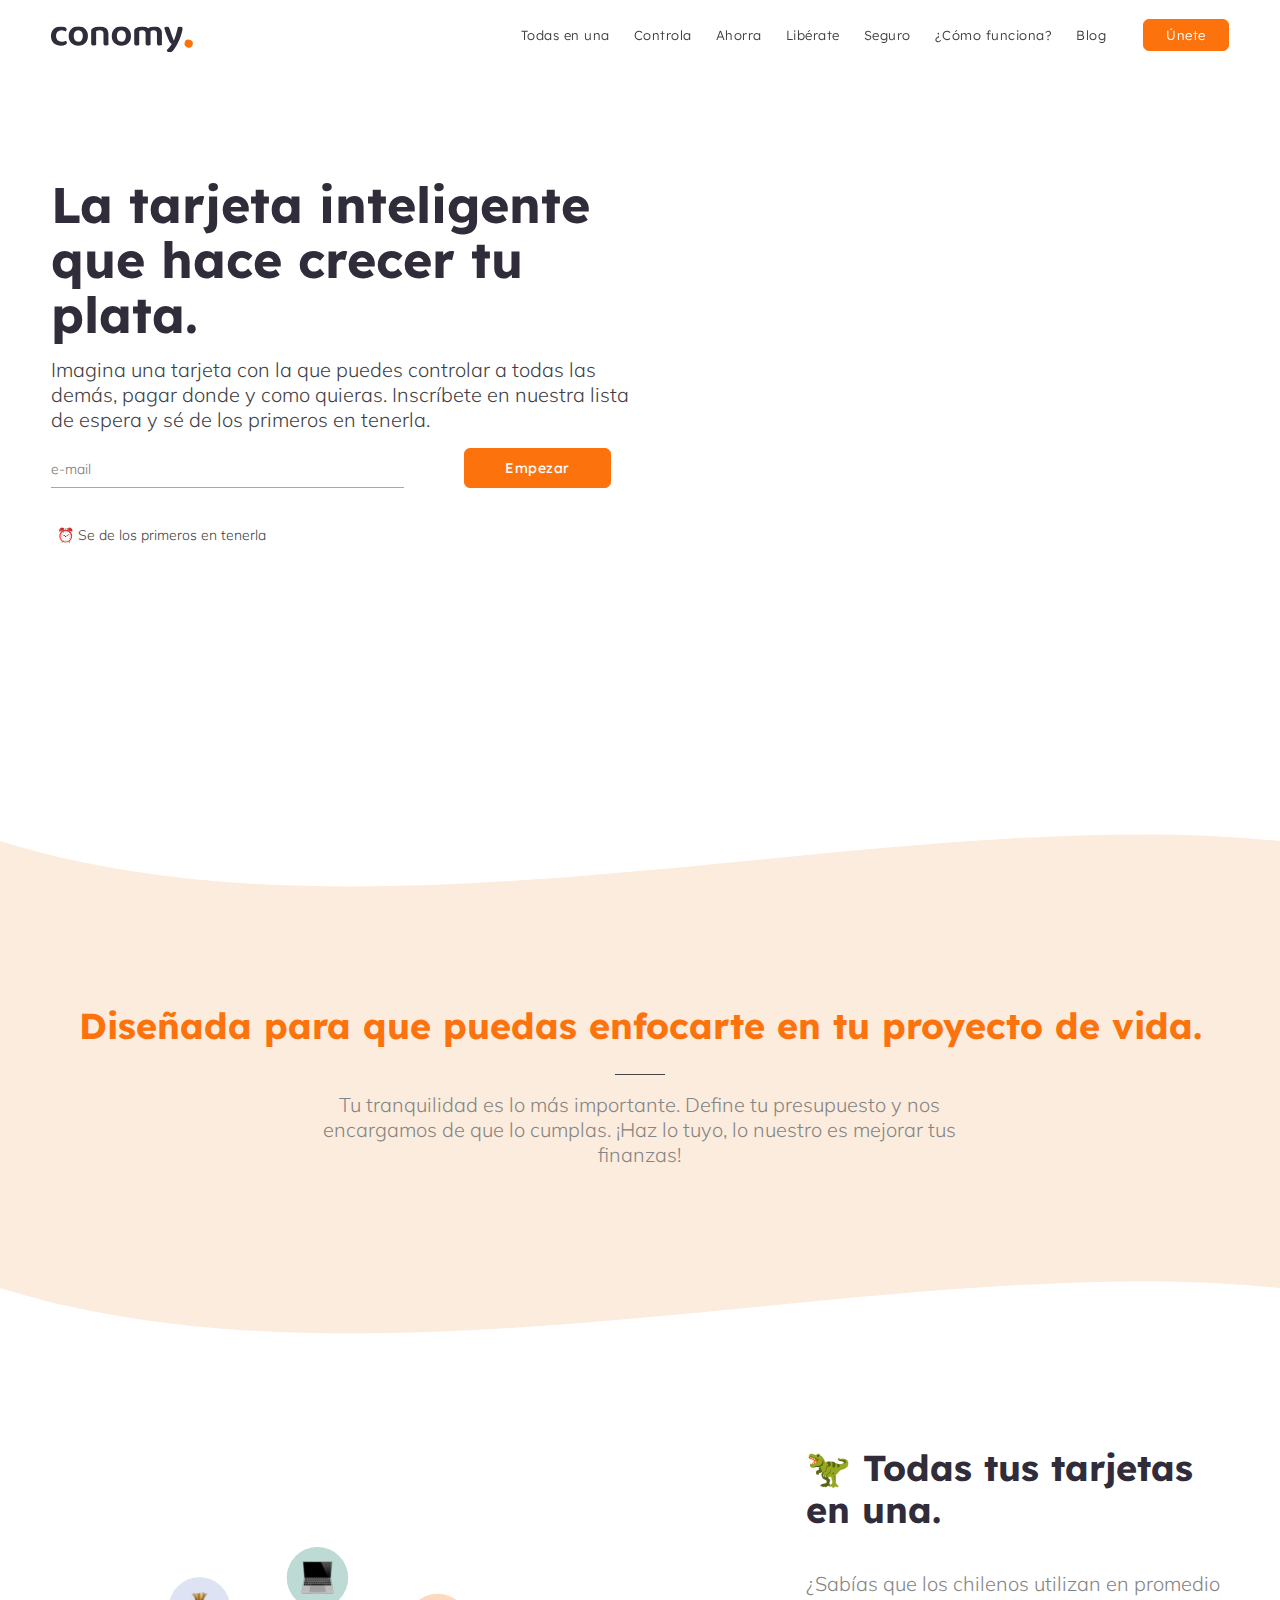
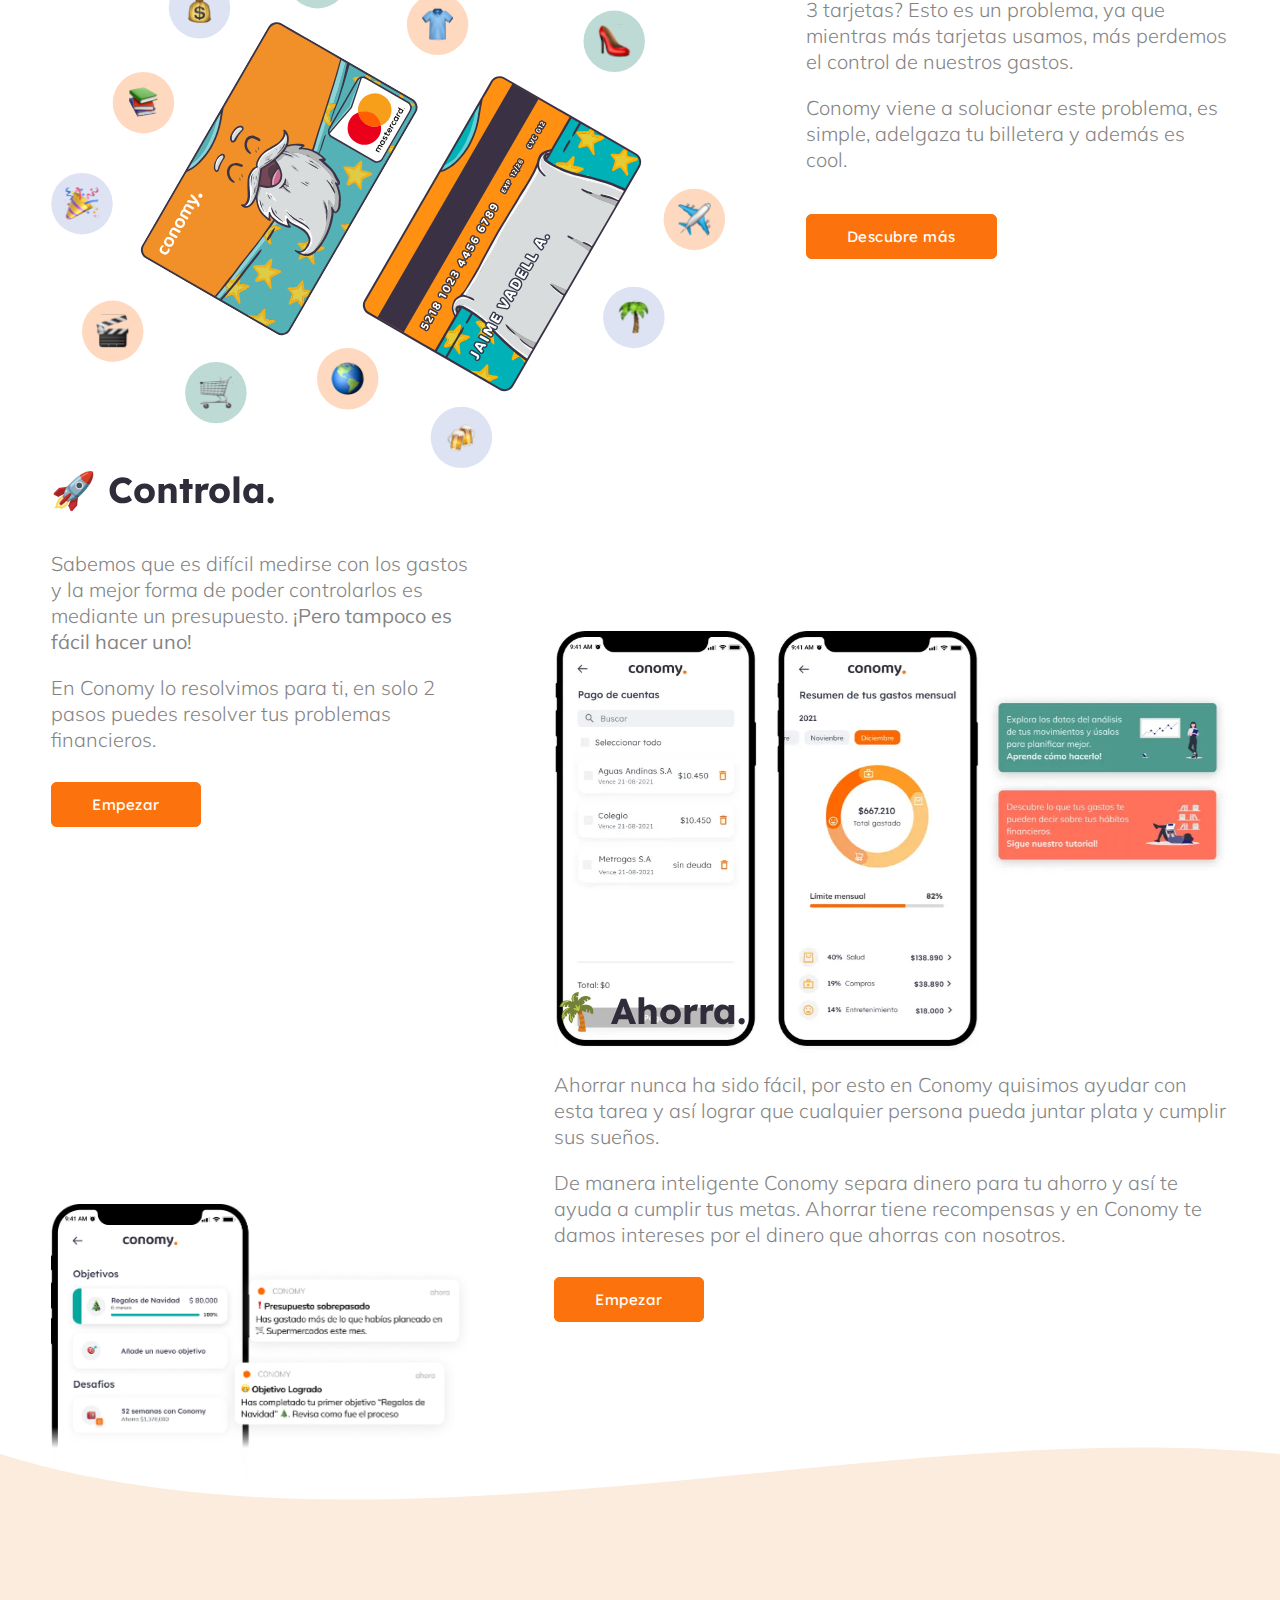
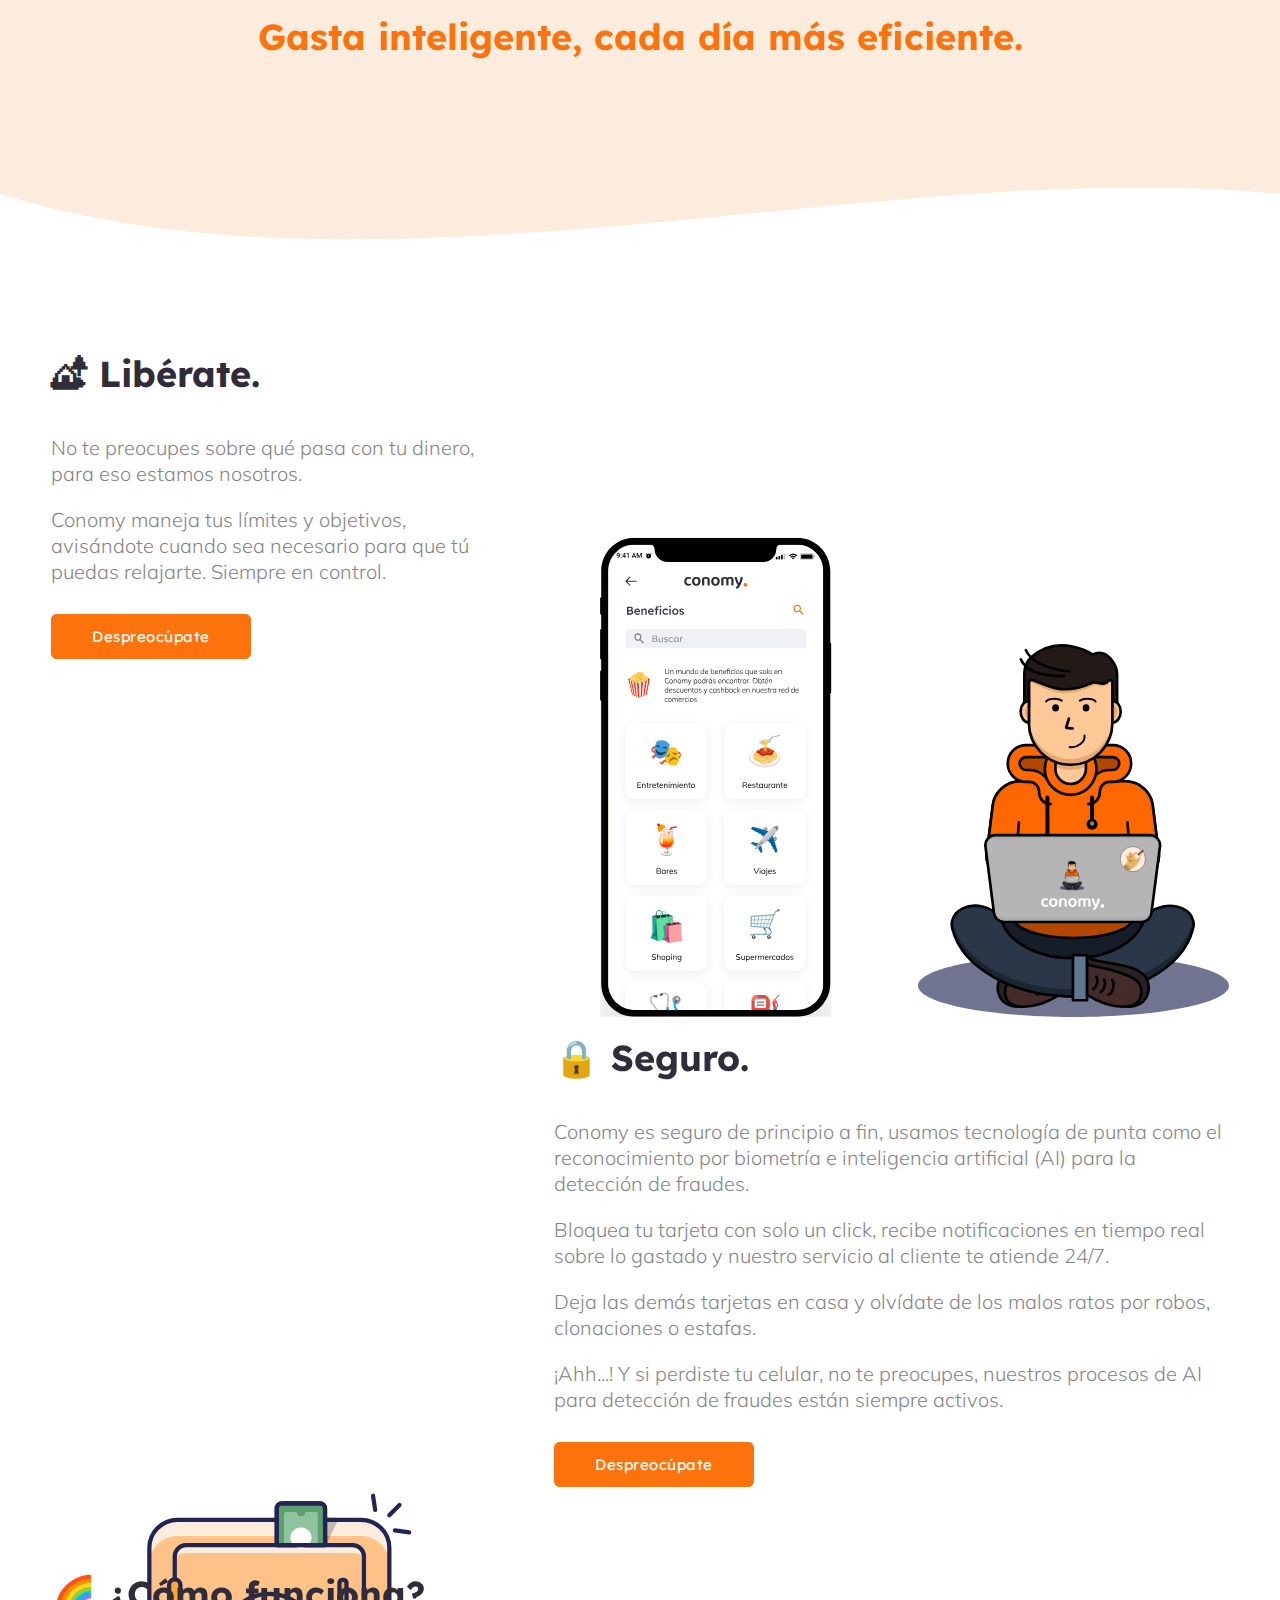
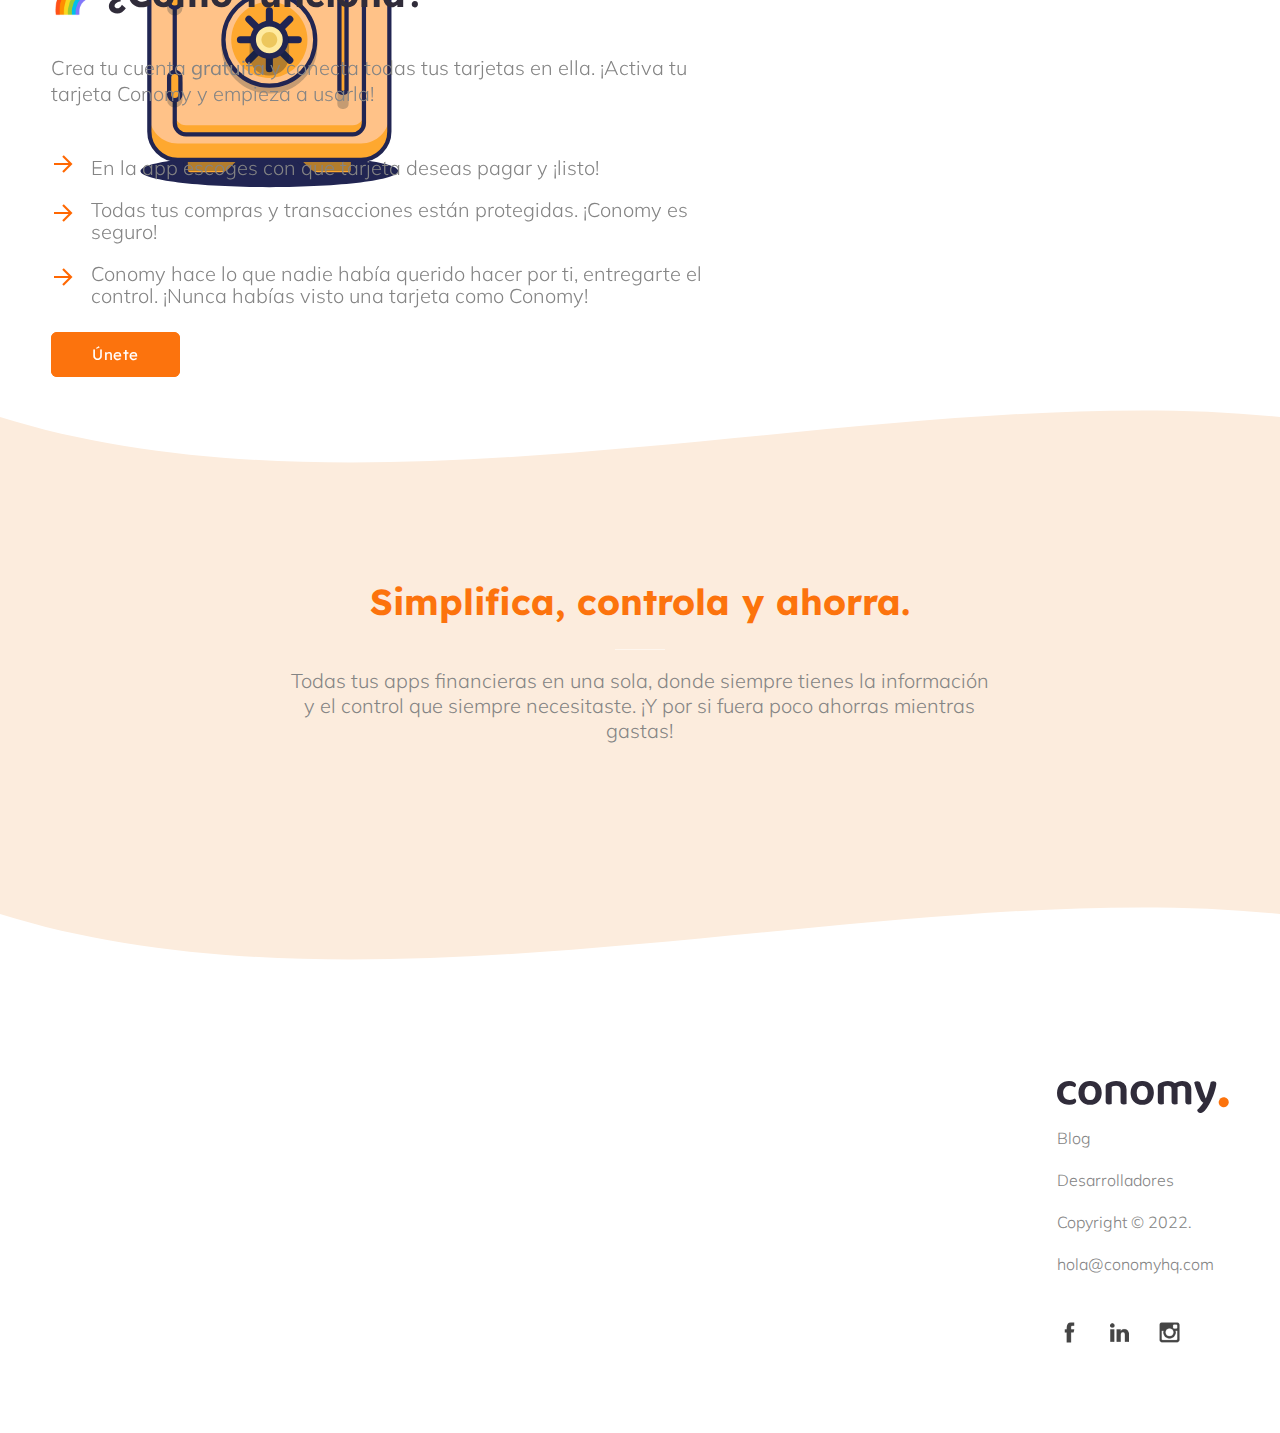
<file: ig.html>
<!DOCTYPE html>
<html lang="es">

<head>
	<title>Conomy -  Maneja tus finanzas con libertad</title>
	<meta name="description"
		content="Una app para manejar y comprender tus finanzas personales ayudándote a planificar tu futuro con tranquilidad.">
	<meta name="keywords" content="finanzas personales, finanzas, app, fintech, educacion financiera, ahorro, superpoderes">
	<meta http-equiv="Content-Type" content="text/html, charset=utf-8">

	<link rel="canonical" href="https://conomy.app/" />

	<meta property="og:title" content="Conomy - Maneja tus finanzas con libertad">
	<meta property="og:description"
		content="Todas tus tarjetas en una una y una con superpoderes. Conomy te ayuda a entender qué pasa con tu dinero, para que puedas manejarla mejor y sin preocupaciones.">
	<meta property="og:type" content="website">
	<meta property="og:image" content="images/social/logo-social-media-orange.png">
	<meta property="og:url" content="https://conomy.app/">
	<meta property="og:site_name" content="Conomy">


	<meta name="twitter:card" content="summary">
	<meta name="twitter:site" content="@conomyhq">
	<meta name="twitter:title" content="Conomy - Maneja tus finanzas con libertad">
	<meta name="twitter:description"
		content="Todas tus tarjetas en una una y una con superpoderes. Ahorra, entiende y planifica mejor tu dinero.">



	<meta name="viewport" content="width=device-width, initial-scale=1">
	<meta http-equiv="X-UA-Compatible" content="ie=edge">

	<link rel="shortcut icon" type="image/png" href="images/favicon.png" />
	<link rel="stylesheet" href="css/swiper.css">
	<link rel="stylesheet" type="text/css" href="style.css">

	<link rel="preconnect" href="https://fonts.googleapis.com">
<link rel="preconnect" href="https://fonts.gstatic.com" crossorigin>
<link rel="preload" href="https://fonts.googleapis.com/css2?family=Lexend+Deca:wght@200;300;400;500;600;700;800&display=swap" as="style" onload="this.onload=null;this.rel='stylesheet'">
<noscript><link rel="stylesheet" href="https://fonts.googleapis.com/css2?family=Lexend+Deca:wght@200;300;400;500;600;700;800&display=swap"></noscript>
<link 
rel="preload"
href="https://fonts.googleapis.com/css2?family=DM+Serif+Display&display=swap" 
as="style" onload="this.onload=null;this.rel='stylesheet'">

<noscript><link rel="stylesheet" href="https://fonts.googleapis.com/css2?family=DM+Serif+Display&display=swap" ></noscript>

<link
	rel="preload"
	href="https://fonts.googleapis.com/css2?family=Muli:ital,wght@0,200;0,300;0,400;0,500;0,700;0,900;1,400;1,500;1,700;1,900&display=swap"
	as="style" onload="this.onload=null;this.rel='stylesheet'"
	>
<noscript><link rel="stylesheet" href="https://fonts.googleapis.com/css2?family=Muli:ital,wght@0,200;0,300;0,400;0,500;0,700;0,900;1,400;1,500;1,700;1,900&display=swap"></noscript>

	<!-- Hotjar Tracking Code for conomyhq.com -->
	<script>
		(function (h, o, t, j, a, r) {
			h.hj = h.hj || function () {
				(h.hj.q = h.hj.q || []).push(arguments)
			};
			h._hjSettings = {
				hjid: 1777900,
				hjsv: 6
			};
			a = o.getElementsByTagName('head')[0];
			r = o.createElement('script');
			r.async = 1;
			r.src = t + h._hjSettings.hjid + j + h._hjSettings.hjsv;
			a.appendChild(r);
		})(window, document, 'https://static.hotjar.com/c/hotjar-', '.js?sv=');
	</script>

</head>

<body>
	<!-- Global site tag (gtag.js) - Google Analytics -->
	<script async src="https://www.googletagmanager.com/gtag/js?id=UA-160644676-1"></script>
	<script>
		window.dataLayer = window.dataLayer || [];

		function gtag() {
			dataLayer.push(arguments);
		}
		gtag('js', new Date());

		gtag('config', 'UA-160644676-1', {
			'optimize_id': 'GTM-WPRD3HT'
		});
	</script>

	<!-- Google Tag Manager -->
	<script>
		(function (w, d, s, l, i) {
			w[l] = w[l] || [];
			w[l].push({
				'gtm.start': new Date().getTime(),
				event: 'gtm.js'
			});
			var f = d.getElementsByTagName(s)[0],
				j = d.createElement(s),
				dl = l != 'dataLayer' ? '&l=' + l : '';
			j.async = true;
			j.src =
				'https://www.googletagmanager.com/gtm.js?id=' + i + dl;
			f.parentNode.insertBefore(j, f);
		})(window, document, 'script', 'dataLayer', 'GTM-KWQBHND');
	</script>
	<!-- End Google Tag Manager -->
	<!-- Google Tag Manager (noscript) -->
	<noscript><iframe src="https://www.googletagmanager.com/ns.html?id=GTM-KWQBHND" height="0" width="0"
			style="display:none;visibility:hidden"></iframe></noscript>
	<!-- End Google Tag Manager (noscript) -->
	<header class="header">
		<div class="header__content header__content--fluid-width">
			<div class="header__logo-title">
				<img class="conomy__logo" src="images/logo-All-orange.svg" title="Logo Conomy" />
			</div>
			<nav class="header__menu">
				<ul>
					<li><a class=" header-link" id="nav-all-cards-in-one" href="#all-cards-in-one">Todas en una</a></li>
					<li><a class=" header-link" id="nav-control" href="#control">Controla</a></li>
					<li><a class=" header-link" id="nav-edu" href="#education">Ahorra</a></li>
					<li><a class=" header-link" id="nav-freedom" href="#freedom">Libérate</a></li>
					<li><a class=" header-link" id="nav-security" href="#security">Seguro</a></li>
					<li><a class=" header-link" id="nav-how-it-works" href="#how-it-works">¿Cómo funciona?</a></li>
					<li><a class=" header-link" id="nav-blog" target="_blank" href="https://blog.conomy.app?utm_source=conomy_app&utm_medium=website?utm_campaign=ig">Blog</a></li>
					<!-- <li><a class="header-link" href="#conomy">¿Quienes Somos?</a></li> -->
					<li class="header__btn header__btn--signup modal-toggle"
						data-openpopup="signuplogin" data-popup="signup"><a id="cta-header" href="#">Únete</a></li>
				</ul>
			</nav>
		</div>
	</header>

	<!-- Section -- intro -->
	<section class="section section--intro" id="intro">
		<div class="section__content section__content--fluid-width section__content--intro">
			<div class="intro">
				<div class="intro__content">
					<div class="intro__title">La tarjeta inteligente que hace crecer tu plata.</div>
					<div class="intro__subtitle" style="padding: 0 0 20px 0;">
						Imagina una tarjeta con la que puedes controlar a todas las demás, pagar donde y como quieras. Inscríbete en nuestra lista de espera y sé de los primeros en tenerla.<br>					
					</div>
					<!-- Begin Mailchimp Signup Form -->
					<div class="form__1" id="mc_embed_signup">
						<form
							action="https://conomyhq.us19.list-manage.com/subscribe/post?u=913fb462d6cd9061f4d515557&amp;id=b78d0cb936"
							method="post" id="mc-embedded-subscribe-form" name="mc-embedded-subscribe-form"
							class="validate" target="_blank" novalidate
							style="	display: flex; flex-flow: row wrap; align-items: center;">
							<div id="mc_embed_signup_scroll" style="width: 100%">
								<div class="mc-field-group form__row">
									<div id="mce-responses" class="clear">
										<div class="response" id="mce-error-response" style="display:none; color: #ff715b; margin-bottom: 6px"></div>
										<div class="response" id="mce-success-response" style="display:none; color: #4D998C; margin-bottom: 6px"></div>
									</div>
									<div class="mc-field-group" style="display: none;">
										<label for="mce-MMERGE4">useragent </label>
										<input type="text" value="" name="MMERGE4" class="mce-MMERGE4" id="mce-MMERGE4">
									</div>
									<input class="form__input-line" type="email" value="" placeholder="e-mail"
										name="EMAIL" class="required email" id="mce-EMAIL">
									<div class="mc-field-group input-group" style="display: none;">
										<strong>Campaign </strong>
										<ul><li><input type="radio" value="ig" name="CAMPAIGN" id="mce-CAMPAIGN-2" checked><label for="mce-CAMPAIGN-0">ig</label></li>
									<li><input type="radio" value="ab-2" name="CAMPAIGN" id="mce-CAMPAIGN-1"><label for="mce-CAMPAIGN-1">ab-2</label></li>
									</ul>
									</div>
									<span class="form__row-border-inline"></span>
									<div class="clear">
										<input type="submit" class="form_1" name="subscribe" id="mc-embedded-subscribe" style="display: none">
										<div
											id="shortcut-register"
											class="form__submit_1 btn btn--green-bg"
											style="float: right; transform: translateY(-100%); margin-top: 0; margin-right: 5%; font-size: 14px;">
											Empezar	
										</div>
									</div>
								</div>

								<!-- real people should not fill this in and expect good things - do not remove this or risk form bot signups-->
								<div style="position: absolute; left: -5000px;" aria-hidden="true"><input type="text"
										name="b_913fb462d6cd9061f4d515557_b78d0cb936" tabindex="-1" value=""></div>
							</div>
							
							<div class="init-mssg" style="display: contents;">
							<span style="margin-left: 6px; font-size: 14px; color: #3D4043;">⏰  Se de los primeros en tenerla</span>
						</div>
						</form>
					</div>
				</div>
			</div>
		</div>
		<div id="large-device" class="intro-animation-line">
			<img src="./images/app/home-2-new-rd.svg"
			style="max-height: 90%;"
				alt="Pantalla de celular con el inicio de Conomy mostrando balance de cuenta, objetivos y tips para ahorrar y manejar tu dinero"
				title="" />
		</div>
		<div id="small-device" class="intro-animation-line" style="padding-top:12px;">
			<img src="./images/app/home-1-new-rd.svg"
				alt="Pantalla de celular con el inicio de Conomy mostrando balance de cuenta, objetivos y tips para ahorrar y manejar tu dinero"
				title="" />
		</div>
		<svg class="svg-cta-top" xmlns="http://www.w3.org/2000/svg" viewBox="0 0 100 100" preserveAspectRatio="none">
			<path d="M0,70 C30,130 70,50 100,70 L100,100 0,100 Z" fill="#FCECDD" />
		</svg>
	</section>

	<!-- Section -- features -->
	<section class="section section--features" id="features">

		<div class="section__content section__content--fluid-width section__content--features">
			<h2 class="section__title section__title--centered">Diseñada para que puedas enfocarte en tu proyecto de
				vida. </h2>
			<div class="section__description section__description--centered" style="color: #848484;">
				Tu tranquilidad es lo más importante. Define tu presupuesto y nos encargamos de que lo cumplas.
¡Haz lo tuyo, lo nuestro es mejorar tus finanzas!
			</div>
			<!-- <div class="wrapper">
				<a href="https://www.notion.so/Por-qu-Conomy-3ea7a6dd6c3d4ec7af656575b1f0efc4" id="read_more_top"
					class="btn btn--blue-bg" target="_blank" rel="noopener">Leer más</a>
			</div> -->
		</div>

		<svg class="svg-cta-bottom" xmlns="http://www.w3.org/2000/svg" viewBox="0 0 100 100" preserveAspectRatio="none">
			<path d="M0,70 C30,130 70,50 100,70 L100,100 0,100 Z" fill="#ffffff" />
		</svg>

	</section>

	<section class="section" id="all-cards-in-one">

		<div class="section__content section__content--fluid-width section__content--about">
			<div class="grid grid--5col grid--about">


				<div class="grid__item grid__item--x2 grid__item--floated-right">
					<h3 class="grid__title">🦖  Todas tus tarjetas en una.</h3>
					<p class="grid__text">
						¿Sabías que los chilenos utilizan en promedio 3 tarjetas? Esto es un problema, ya que mientras más tarjetas usamos, más 
						perdemos el control de nuestros gastos.
					</p>
					<p class="grid__text">Conomy viene a solucionar este problema, es simple, adelgaza tu billetera y además es cool.</p>

					<!-- <p class="grid__text">Solo una tarjeta para todo lo que necesitas. Usar Conomy es seguro, deja todas tus tarjetas en casa y no te arriesgues. Conomy es la única tarjeta que necesitas para pagar en tiendas y online.</p> -->
					<div class="intro__buttons intro__buttons--left modal-toggle" data-openpopup="signuplogin"
						data-popup="signup" style="margin-top: 12px;">
						<a href="" id="cta-all-cards-in-one" class="btn btn--orange-bg">Descubre más</a>
					</div>
				</div>
				<div class="grid__item grid__item--x3">
					<div class="grid__image grid__image--left" data-paroller-factor="0.1"
						data-paroller-type="foreground" data-paroller-direction="vertical"><img
							src="images/app/all-cards-new-rd.svg"
							alt="Pantalla de celular de Conomy mostrando analisis de ingresos y gastos junto con graficos mostrando categorias"
							title="" /></div>
				</div>
			</div>
		</div>

	</section>
	<!-- Section -- about -->
	<section class="section" id="control">

		<div class="section__content section__content--fluid-width section__content--about">
			<div class="grid grid--5col grid--about">

				<div class="grid__item grid__item--x2">
					<h3 class="grid__title">🚀  Controla.</h3>
					<p class="grid__text">Sabemos que es difícil medirse con los gastos y la mejor forma de poder controlarlos es mediante un presupuesto. <b>¡Pero tampoco es fácil hacer uno!</b></p>
					<p class="grid__text">En Conomy lo resolvimos para ti, en solo 2 pasos puedes resolver tus problemas financieros.</p>
				    <div class="intro__buttons intro__buttons--left modal-toggle" data-openpopup="signuplogin"
						data-popup="signup">
						<a href="./index.html" id="cta-control" class="btn btn--orange-bg ">Empezar</a>
					</div>
				</div>
				<div class="grid__item grid__item--x3">
					<div class="grid__image grid__image--right" id="control_image" data-paroller-factor="0.1"
						data-paroller-type="foreground" data-paroller-direction="vertical"><img
						src="images/app/analytics-bill-new-rd.webp"
							alt="Conomy mostrando datos de transaccion con sugerencias de gasto promedio e informacion clave"
							title="" /></div>
				</div>
			</div>
		</div>

	</section>
	<!-- Section -- about -->


	<!-- Section -- stats -->
	<section class="section" id="education">

		<div class="section__content section__content--fluid-width section__content--about ">
			<div class="grid grid--5col grid--about">

				<div class="grid__item grid__item--x3 grid__item--floated-right">
					<h3 class="grid__title">🌴  Ahorra.</h3>
					<p class="grid__text">Ahorrar nunca ha sido fácil, por esto en Conomy quisimos ayudar con esta tarea y así lograr que cualquier persona pueda juntar plata y cumplir sus sueños.</p>
					<p class="grid__text">De manera inteligente Conomy separa dinero para tu ahorro y así te ayuda a cumplir tus metas. Ahorrar tiene recompensas y en Conomy te damos intereses por el dinero que ahorras con nosotros.</p>
					<!-- <p class="grid__text">
					</p> -->
					<div class="intro__buttons intro__buttons--left modal-toggle" data-openpopup="signuplogin"
						data-popup="signup">
						<a href="./index.html" id="cta-edu" class="btn btn--orange-bg">Empezar</a>
					</div>
				</div>
				<div class="grid__item grid__item--x2">
					<div class="grid__image grid__image--right" data-paroller-factor="0.1"
						data-paroller-type="foreground" data-paroller-direction="vertical"><img
							src="images/app/goals-new.png"
							alt="Ilustracion con dos personas tomando una decision y dos tarjetas sobre educacion financiera"
							title="" /></div>
				</div>
			</div>
		</div>
		<svg class="svg-cta-top" style="position:relative; transform:translateY(5px)" xmlns="http://www.w3.org/2000/svg" viewBox="0 0 100 100" preserveAspectRatio="none">
			<path d="M0,70 C30,130 70,50 100,70 L100,100 0,100 Z" fill="#FCECDD" />
		</svg>
	</section>

	<section class="section section--cta" id="spend">
		<div class="section__content section__content--fluid-width section__content--padding section__content--cta" style="padding: 100px 0;">
			<h2 class="section__title section__title--centered section__title--cta">Gasta inteligente, cada día más eficiente.</h2>
			<!-- <div class="intro__buttons intro__buttons--centered">
				<a href="https://www.notion.so/Por-qu-Conomy-3ea7a6dd6c3d4ec7af656575b1f0efc4" id="read_more_bottom"
					class="btn btn--blue-bg" target="_blank" rel="noopener">Más sobre nuestra visión</a>
			</div> -->
			
		</div>
		<svg class="svg-cta-bottom" xmlns="http://www.w3.org/2000/svg" viewBox="0 0 100 100" preserveAspectRatio="none">
			<path d="M0,70 C30,130 70,50 100,70 L100,100 0,100 Z" fill="#ffffff" />
		</svg>
	</section>

	<!-- Section -- Libertad -->
	<section class="section" id="freedom">

		<div class="section__content section__content--fluid-width section__content--about">
			<div class="grid grid--5col grid--about">


				<div class="grid__item grid__item--x2">
					<h3 class="grid__title">🏕  Libérate.</h3>
					<p class="grid__text">No te preocupes sobre qué pasa con tu dinero, para eso estamos nosotros.</p>
					<p class="grid__text">
					Conomy maneja tus límites y objetivos, avisándote cuando sea necesario para
						que tú puedas relajarte. Siempre en control.</p>
					<div class="intro__buttons intro__buttons--left modal-toggle" data-openpopup="signuplogin"
						data-popup="signup">
						<a href="./index.html" id="cta-freedom" class="btn btn--orange-bg">Despreocúpate</a>
					</div>
				</div>
				<div class="grid__item grid__item--x3">
					<div class="grid__image" id="libertad_image" data-paroller-factor="0.05"
						data-paroller-type="foreground" data-paroller-direction="vertical"><img
						src="images/app/freedom-fl-new-rd.svg"
							alt="Pantalla de celular mostrando notificaciones de Conomy sobre objetivos y presupuestos"
							title="" /></div>
				</div>
			</div>
		</div>
	</section>
	<section class="section" id="security">

		<div class="section__content section__content--fluid-width section__content--about">
			<div class="grid grid--5col grid--about">


				<div class="grid__item grid__item--x3 grid__item--floated-right">
					<h3 class="grid__title">🔒  Seguro.</h3>
					<p class="grid__text">Conomy es seguro de principio a fin, usamos tecnología de punta como el reconocimiento por biometría e inteligencia artificial (AI) para la detección de fraudes.</p>
					<p class="grid__text">Bloquea tu tarjeta con solo un click, recibe notificaciones en tiempo real sobre lo gastado y nuestro servicio al cliente te atiende 24/7.</p>
					<p class="grid__text">Deja las demás tarjetas en casa y olvídate de los malos ratos por robos, clonaciones o estafas.</p>
					<p class="grid__text">¡Ahh...! Y si perdiste tu celular, no te preocupes, nuestros procesos de AI para detección de fraudes están siempre activos.</p>
					<div class="intro__buttons intro__buttons--left modal-toggle" data-openpopup="signuplogin"
						data-popup="signup">
						<a href="./index.html" id="cta-security" class="btn btn--orange-bg">Despreocúpate</a>
					</div>
				</div>
				<div class="grid__item grid__item--x2">
					<div class="grid__image grid__image--left" id="libertad_image" data-paroller-factor="0.1"
						data-paroller-type="foreground" data-paroller-direction="vertical" style="padding:12px"><img
							src="images/app/secure.svg"
							alt="Pantalla de celular mostrando notificaciones de Conomy sobre objetivos y presupuestos"
							title="" /></div>
				</div>
			</div>
		</div>
	</section>
	<!-- Section -- how it works -->
	<section class="section section--clients" id="how-it-works">

		<div class="section__content section__content--fluid-width section__content--about">
			<div class="grid grid--5col grid--about">

				<div class="grid__item grid__item--x3">
					<h3 class="grid__title">🌈  ¿Cómo funciona?</h3>
					<p class="grid__text">Crea tu cuenta <b>gratuita</b> y conecta todas tus tarjetas en ella. ¡Activa tu tarjeta Conomy y empieza a usarla!
						</p>
						<ul class="grid__list">
							<li style="font-size: 20px;">En la app escoges con que tarjeta deseas pagar y ¡listo!</li>
							<li style="font-size: 20px;">Todas tus compras y transacciones están protegidas. ¡Conomy es seguro!</li>
							<!-- <li style="font-size: 20px;">Al pagar con Conomy ahorras, siempre estás en control y obtienes beneficios que nadie más te da.</li> -->
							<li style="font-size: 20px;">Conomy hace lo que nadie había querido hacer por ti, entregarte el control. ¡Nunca habías visto una tarjeta como Conomy!</li>
						</ul>
						<div class="intro__buttons intro__buttons--left modal-toggle" data-openpopup="signuplogin"
						style="margin-top: 6px"
						data-popup="signup">
						<a href="" id="cta-how-it-works" class="btn btn--orange-bg">
							Únete</a>
					</div>
				</div>
				<div class="grid__item grid__item--x2">
					<div class="grid__image " data-paroller-factor="0.1"
						data-paroller-type="foreground" data-paroller-direction="vertical"><img
						src="images/app/buho-space.svg"
						alt="Buho que te ayuda a guiar tus finanzas"
							title="" /></div>
				</div>
			</div>
		</div>
		<svg class="svg-cta-top" xmlns="http://www.w3.org/2000/svg" viewBox="0 0 100 100" preserveAspectRatio="none">
			<path d="M0,70 C30,130 70,50 100,70 L100,100 0,100 Z" fill="#FCECDD" />
		</svg>
	</section>

	<section class="section section--cta" id="conomy">
		<div class="section__content section__content--fluid-width section__content--padding section__content--cta">
			<h2 class="section__title section__title--centered section__title--cta">Simplifica, controla y
				ahorra.</h2>
			<div class="section__description section__description--centered section__description--cta">
				Todas tus apps financieras en una sola, donde siempre tienes la información y el control que siempre necesitaste. ¡Y por si fuera poco ahorras mientras gastas!
			</div>
			<!-- <div class="intro__buttons intro__buttons--centered">
				<a href="https://www.notion.so/Por-qu-Conomy-3ea7a6dd6c3d4ec7af656575b1f0efc4" id="read_more_bottom"
					class="btn btn--blue-bg" target="_blank" rel="noopener">Más sobre nuestra visión</a>
			</div> -->
		</div>
		<svg class="svg-cta-bottom" xmlns="http://www.w3.org/2000/svg" viewBox="0 0 100 100" preserveAspectRatio="none">
			<path d="M0,70 C30,130 70,50 100,70 L100,100 0,100 Z" fill="#ffffff" />
		</svg>
	</section>

	<footer class="footer" id="footer">
		<div class="footer__content footer__content--fluid-width footer__content--svg">

			<div class="grid grid--5col">

				<div class="grid__item grid__item--x1">
					<h3 class="grid__title grid__title--footer-logo" style="width: auto;">
						<img class="conomy__logo" src="images/logo-All-orange.svg" title="Logo Conomy" />
					</h3>
					<a target="_blank" href="https://blog.conomy.app?utm_source=conomy_app&utm_medium=website?utm_campaign=ig">
						<p class="grid__text grid__text--copyright">Blog</p>
					</a>
					<a target="_blank" href="https://developer.conomy.app/">
						<p class="grid__text grid__text--copyright">Desarrolladores</p>
					</a>
					<p class="grid__text grid__text--copyright">Copyright &copy; 2022.</p>
					<a href="mailto:hola@conomyhq.com" rel="noopener">
						<p class="grid__text grid__text--copyright" id="email-contact">hola@conomyhq.com</p>
					</a>
					<ul class="grid__list grid__list--sicons">
						<li>
							<a href="https://www.facebook.com/ConomyHQ/" target="_blank" rel="noopener"><img
									src="./images/social/black/facebook.png" alt="Social link for Facebook"
									title="" /></a></li>
						<li><a href="https://www.linkedin.com/company/conomyapp" target="_blank" rel="noopener"><img
									src="./images/social/black/linkedin.png" alt="Social link for LinkedIn"
									title="" /></a></li>
						<li><a href=" https://www.instagram.com/conomy_app/" target="_blank" rel="noopener"><img
									src="./images/social/black/instagram.png" alt="Social link for Instagram"
									title="" /></a></li>
					</ul>
				</div>
				<!-- <div class="grid__item">
					<h3 class="grid__title grid__title--footer">Empresa</h3>
					<ul class="grid__list grid__list--fmenu">
						<li><a href="#">Cómo funciona?</a></li>
						<li><a id="notion_ayudanos"
								href="https://www.notion.so/conomy/Ay-danos-439ff5a14a9c4ce5998734cbe83132c7"
								target="_blank" rel="noopener">Ayúdanos!</a>
						</li>
					</ul>
				</div> -->
			</div>
		</div>
	</footer>
	<section class="modal modal--signuplogin">
		<div class="modal__overlay modal__overlay--toggle"></div>
		<div class="modal__wrapper modal-transition" style="border-radius: 6px;">
     
			<div class="modal__body">
				<div class="modal__content modal__content--signup" style="border-radius: 6px;">
					<div class="modal__form form">
						<!-- Begin Mailchimp Signup Form -->
						<div id="mc_embed_signup">
							<h2 class="form__title" id="large-title" style="color:  #302C3A; font-weight:500; line-height: normal;">
								Si te falta Conomy, regístrate para ser de los primeros en tenerla. </h2>
							<h2 class="form__title" id="small-title" style="color:  #302C3A; font-weight:500; line-height: normal;">
								Si te falta Conomy, regístrate en nuestra lista de espera, para ser de los primeros en tenerla. </h2>
							<form class="form__container"
								action="https://conomyhq.us19.list-manage.com/subscribe/post?u=913fb462d6cd9061f4d515557&amp;id=b78d0cb936"
								method="post" id="mc-embedded-subscribe-form" name="mc-embedded-subscribe-form"
								class="validate" target="_blank" novalidate>
								<div id="mc_embed_signup_scroll">
									<div class="mc-field-group form__row">
										<label class="form__label" for="mce-EMAIL">Email <span class="asterisk">*</span>
										</label>
										<input class="form__input" type="email" value="" name="EMAIL"
											class="required email" id="mce-EMAIL">
										<span class="form__row-border"></span>
									</div>
									<div class="mc-field-group" style="display: none;">
										<label for="mce-MMERGE4">useragent </label>
										<input type="text" value="" name="MMERGE4" class="mce-MMERGE4" id="mce-MMERGE4">
									</div>
									<div class="mc-field-group form__row">
										<label class="form__label" for="mce-FNAME">Nombre </label>
										<input class="form__input" type="text" value="" name="FNAME" class=""
											id="mce-FNAME">
										<span class="form__row-border"></span>
									</div>
									<div class="mc-field-group form__row">
										<label class="form__label" for="mce-LNAME">Apellido </label>
										<input class="form__input" type="text" value="" name="LNAME" class=""
											id="mce-LNAME">
										<span class="form__row-border"></span>
									</div>
									<div class="mc-field-group input-group" style="display: none;">
										<strong>Campaign </strong>
										<ul><li><input type="radio" value="ig" name="CAMPAIGN" id="mce-CAMPAIGN-0" checked><label for="mce-CAMPAIGN-0">ig</label></li>
									<li><input type="radio" value="ab-2" name="CAMPAIGN" id="mce-CAMPAIGN-1"><label for="mce-CAMPAIGN-1">ab-2</label></li>
									</ul>
									</div>
									<div id="mce-responses" class="clear">
										<div class="response" id="mce-error-response" style="display:none"></div>
										<div class="response" id="mce-success-response" style="display:none"></div>
									</div>
									<!-- real people should not fill this in and expect good things - do not remove this or risk form bot signups-->
									<div style="position: absolute; left: -5000px;" aria-hidden="true"><input
											type="text" name="b_913fb462d6cd9061f4d515557_b78d0cb936" tabindex="-1"
											value=""></div>
									<div class="clear">
										<input type="submit" class="form_2" name="subscribe" id="mc-embedded-subscribe" style="display: none" >
										<div class="form__submit form__submit_2 btn btn--green-bg">
											Aceptar
									</div>
									</div>
								</div>

							</form>
						</div>

						<!--End mc_embed_signup-->
					</div>
					<div class="modal__info" style="color:#ff6800 ;background: #fcecdd">
						<div class="modal__descr" style="font-weight: 500;">Estamos trabajando para hacer crecer tu plata.</div>
						<p>Inscríbete en nuestra lista de espera y queda un paso más cerca de cumplir tus metas.
						</p>
						<ul class="modal__list">
						</ul>
					</div>
				</div> <!-- End Modal signup -->

			</div>

		</div>
	</section> <!-- Modal for Login and Signup -->



	<script src="js/jquery-3.3.1.min.js"></script>
	<script src="js/jquery.paroller.min.js"></script>
	<script src="js/jquery.custom.js"></script>
	<script src="js/swiper.min.js"></script>
	<script src="js/swiper.custom.js"></script>
	<script src="js/menu.js"></script>
	<script src="js/mailchimp.js"></script> 
	<script type='text/javascript' src='https://s3.amazonaws.com/downloads.mailchimp.com/js/mc-validate.js'></script>
	<script src="js/survey.js"></script>


	<script>

		function image(){
			let height = $(window).height();
			let width =  $(window).width();
			let form__1 = $(".form__1");
			max_height = height-(form__1.offset().top+form__1.outerHeight());
			max_height_px = Math.round(max_height) + 'px'
			// console.log(max_height_px);

			if(width/height < 9/16){
				$("#large-device").css("display","flex");
				$("#small-device").css("display","none");
			}else{
				$("#large-device").css("display","none");
				$("#small-device").css("display","flex");
			}

			$("#small-device").animate({
				"height":max_height_px
			});
			$("#large-device").animate({
				"height":max_height_px
			});
			// $("#small-device").css("height", max_height)
			// $("#large-device").css("height", max_height)
		}
		$(document).ready(function (){

			id_useragent = ".mce-MMERGE4";
			user_agent = navigator.userAgent;
			$(id_useragent).val(user_agent);

			let width =  $(window).width();
			if (width < 850){
				image();
			}
			$( window ).resize(function() {
				let width =  $(window).width();
					if (width < 850){
					image();
				}else{
					$("#large-device").css("display","none");
					$("#small-device").animate({
						"height":'70%'
					});
				}
			});
		});

	</script>

</body>

</html>
</file>
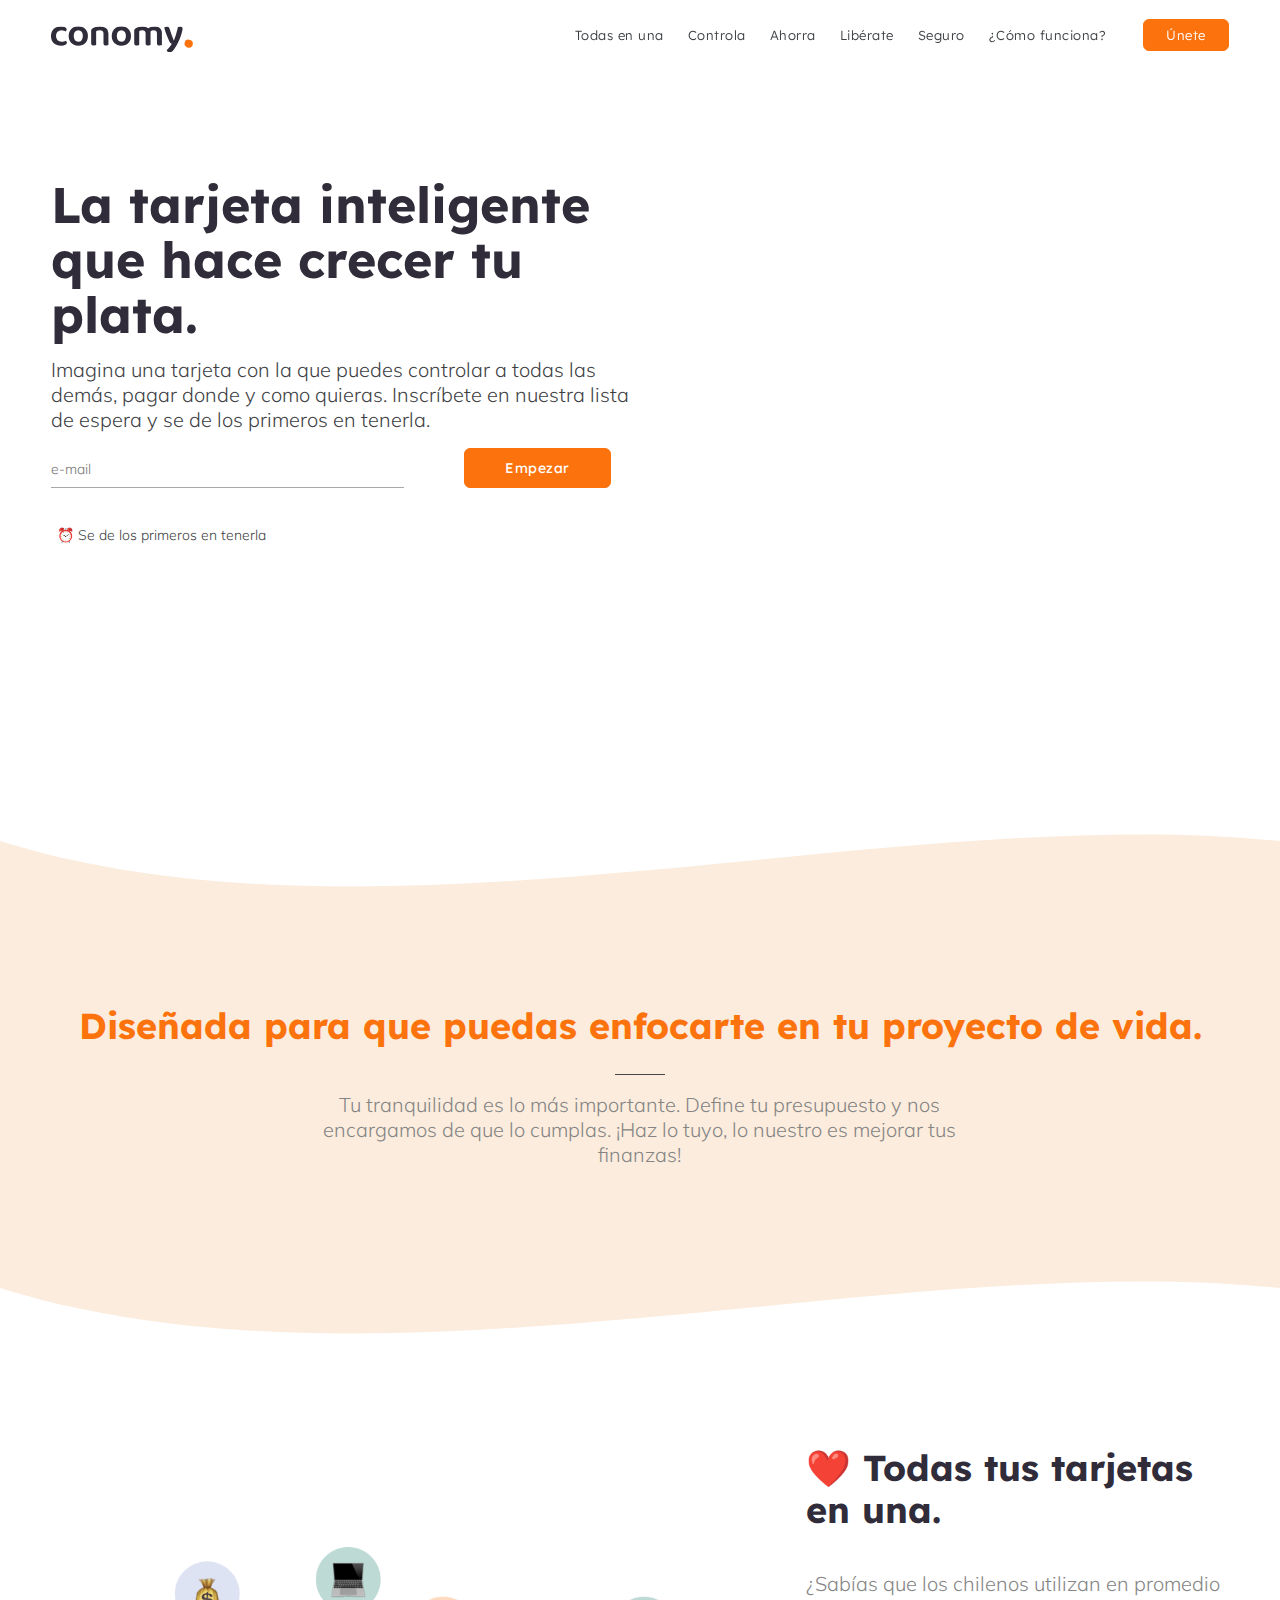
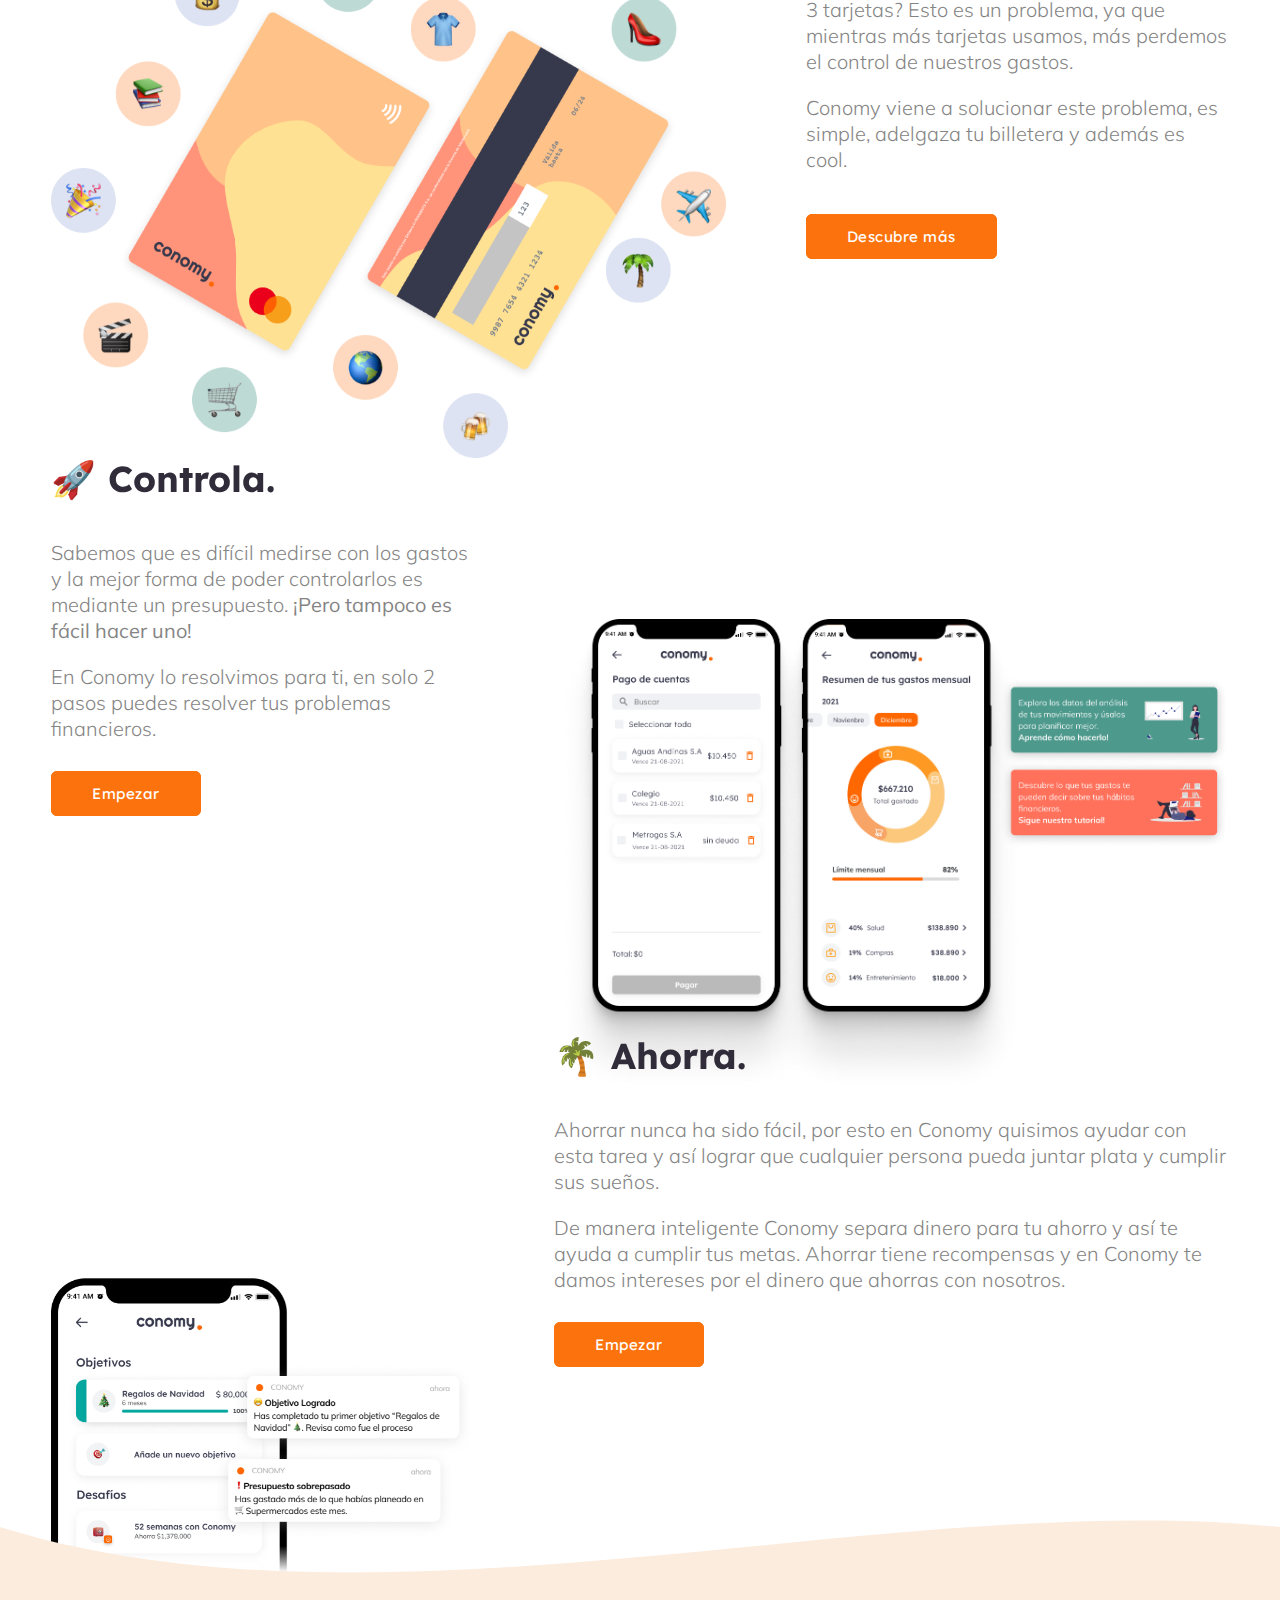
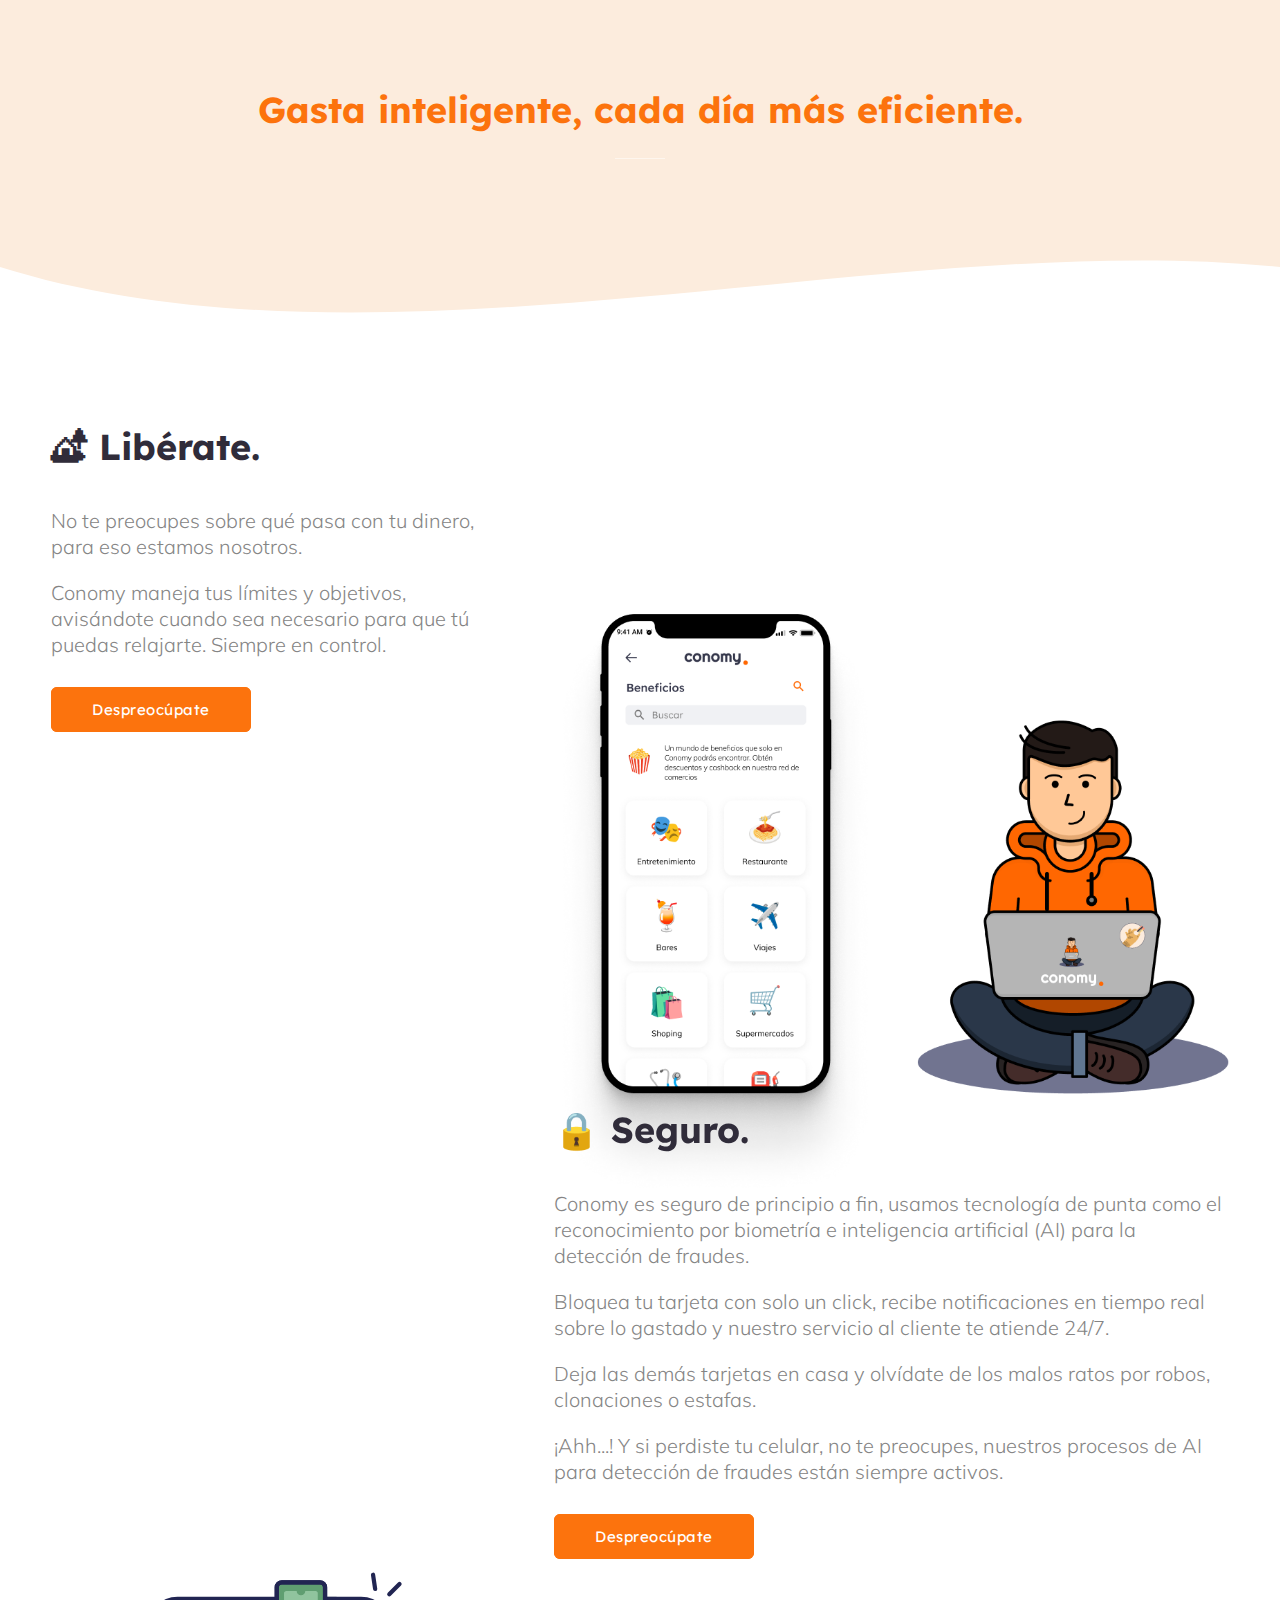
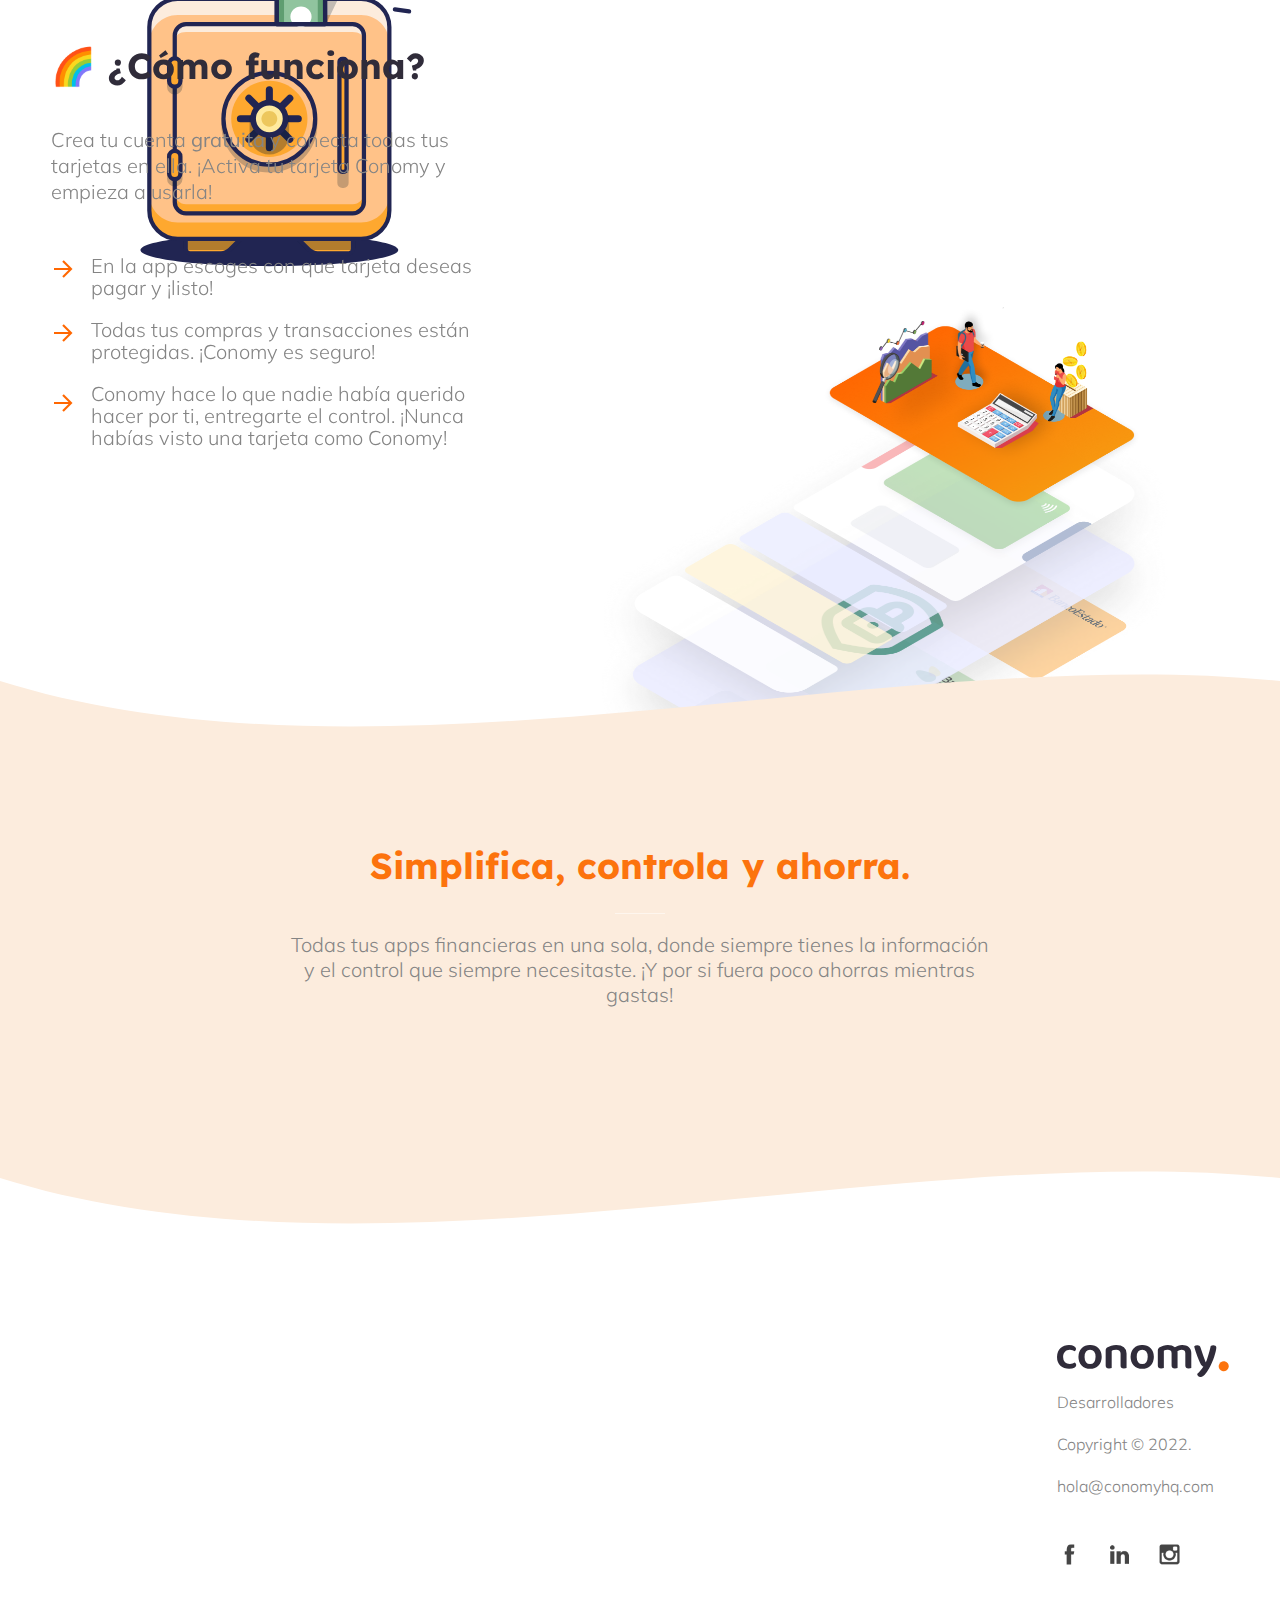
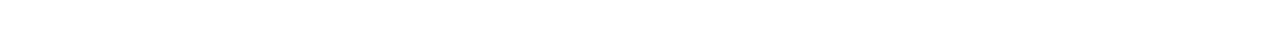
<file: new-home.html>
<!DOCTYPE html>
<html lang="es">

<head>
	<title>Conomy - Transforma todas tus tarjetas en una con superpoderes</title>
	<meta name="description"
		content="Una app para manejar y comprender tus finanzas personales ayudándote a planificar tu futuro con tranquilidad.">
	<meta name="keywords" content="finanzas personales, finanzas, app, fintech, educacion financiera, ahorro, superpoderes">
	<meta http-equiv="Content-Type" content="text/html, charset=utf-8">

	<link rel="canonical" href="https://conomyhq.com/" />

	<meta property="og:title" content="Conomy - Maneja tus finanzas con libertad">
	<meta property="og:description"
		content="Todas tus tarjetas en una una y una con superpoderes. Conomy te ayuda a entender qué pasa con tu dinero, para que puedas manejarla mejor y sin preocupaciones.">
	<meta property="og:type" content="website">
	<meta property="og:image" content="images/social/logo-social-media-orange.png">
	<meta property="og:url" content="https://conomyhq.com/">
	<meta property="og:site_name" content="Conomy">


	<meta name="twitter:card" content="summary">
	<meta name="twitter:site" content="@conomyhq">
	<meta name="twitter:title" content="Conomy - Maneja tus finanzas con libertad">
	<meta name="twitter:description"
		content="Todas tus tarjetas en una una y una con superpoderes. Ahorra, entiende y planifica mejor tu dinero.">



	<meta name="viewport" content="width=device-width, initial-scale=1">
	<meta http-equiv="X-UA-Compatible" content="ie=edge">

	<link rel="shortcut icon" type="image/png" href="images/favicon.png" />
	<link rel="stylesheet" href="css/swiper.css">
	<link rel="stylesheet" type="text/css" href="style.css">

	<link rel="preconnect" href="https://fonts.googleapis.com">
<link rel="preconnect" href="https://fonts.gstatic.com" crossorigin>
<link href="https://fonts.googleapis.com/css2?family=Lexend+Deca:wght@200;300;400;500;600;700;800&display=swap" rel="stylesheet">
	<link href="https://fonts.googleapis.com/css2?family=DM+Serif+Display&display=swap" rel="stylesheet">
	<link
		href="https://fonts.googleapis.com/css2?family=Muli:ital,wght@0,200;0,300;0,400;0,500;0,700;0,900;1,400;1,500;1,700;1,900&display=swap"
		rel="stylesheet">

	<!-- Hotjar Tracking Code for conomyhq.com -->
	<script>
		(function (h, o, t, j, a, r) {
			h.hj = h.hj || function () {
				(h.hj.q = h.hj.q || []).push(arguments)
			};
			h._hjSettings = {
				hjid: 1777900,
				hjsv: 6
			};
			a = o.getElementsByTagName('head')[0];
			r = o.createElement('script');
			r.async = 1;
			r.src = t + h._hjSettings.hjid + j + h._hjSettings.hjsv;
			a.appendChild(r);
		})(window, document, 'https://static.hotjar.com/c/hotjar-', '.js?sv=');
	</script>

</head>

<body>
	<!-- Global site tag (gtag.js) - Google Analytics -->
	<script async src="https://www.googletagmanager.com/gtag/js?id=UA-160644676-1"></script>
	<script>
		window.dataLayer = window.dataLayer || [];

		function gtag() {
			dataLayer.push(arguments);
		}
		gtag('js', new Date());

		gtag('config', 'UA-160644676-1', {
			'optimize_id': 'GTM-WPRD3HT'
		});
	</script>

	<!-- Google Tag Manager -->
	<script>
		(function (w, d, s, l, i) {
			w[l] = w[l] || [];
			w[l].push({
				'gtm.start': new Date().getTime(),
				event: 'gtm.js'
			});
			var f = d.getElementsByTagName(s)[0],
				j = d.createElement(s),
				dl = l != 'dataLayer' ? '&l=' + l : '';
			j.async = true;
			j.src =
				'https://www.googletagmanager.com/gtm.js?id=' + i + dl;
			f.parentNode.insertBefore(j, f);
		})(window, document, 'script', 'dataLayer', 'GTM-KWQBHND');
	</script>
	<!-- End Google Tag Manager -->
	<!-- Google Tag Manager (noscript) -->
	<noscript><iframe src="https://www.googletagmanager.com/ns.html?id=GTM-KWQBHND" height="0" width="0"
			style="display:none;visibility:hidden"></iframe></noscript>
	<!-- End Google Tag Manager (noscript) -->
	<header class="header">
		<div class="header__content header__content--fluid-width">
			<div class="header__logo-title">
				<img class="conomy__logo" src="images/logo-All-orange.svg" title="Logo Conomy" />
			</div>
			<nav class="header__menu">
				<ul>
					<li><a class=" header-link" id="nav-stats" href="#stats">Todas en una</a></li>
					<li><a class=" header-link" id="nav-control" href="#control">Controla</a></li>
					<li><a class=" header-link" id="nav-edu" href="#education">Ahorra</a></li>
					<li><a class=" header-link" id="nav-freedom" href="#freedom">Libérate</a></li>
					<li><a class=" header-link" id="nav-freedom" href="#security">Seguro</a></li>
					<li><a class=" header-link" id="nav-freedom" href="#how_it_works">¿Cómo funciona?</a></li>
					</li> 
					<!-- <li><a class="header-link" href="#conomy">¿Quienes Somos?</a></li> -->
					<li class="header__btn header__btn--signup modal-toggle" id="cta_header"
						data-openpopup="signuplogin" data-popup="signup"><a href="#">Únete</a></li>
				</ul>
			</nav>
		</div>
	</header>

	<!-- Section -- intro -->
	<section class="section section--intro" id="intro">
		<div class="section__content section__content--fluid-width section__content--intro">
			<div class="intro">
				<div class="intro__content">
					<div class="intro__title">La tarjeta inteligente que hace crecer tu plata.</div>
					<div class="intro__subtitle" style="padding: 0 0 20px 0;">
						Imagina una tarjeta con la que puedes controlar a todas las demás, pagar donde y como quieras. Inscríbete en nuestra lista de espera y se de los primeros en tenerla.<br>					
					</div>
					<!-- Begin Mailchimp Signup Form -->
					<div class="form__1" id="mc_embed_signup">
						<form
							action="https://conomyhq.us19.list-manage.com/subscribe/post?u=913fb462d6cd9061f4d515557&amp;id=b78d0cb936"
							method="post" id="mc-embedded-subscribe-form" name="mc-embedded-subscribe-form"
							class="validate" target="_blank" novalidate
							style="	display: flex; flex-flow: row wrap; align-items: center;">
							<div id="mc_embed_signup_scroll" style="width: 100%">
								<div class="mc-field-group form__row">
									<div id="mce-responses" class="clear">
										<div class="response" id="mce-error-response" style="display:none; color: #ff715b; margin-bottom: 6px"></div>
										<div class="response" id="mce-success-response" style="display:none; color: #4D998C; margin-bottom: 6px"></div>
									</div>
									<input class="form__input-line" type="email" value="" placeholder="e-mail"
										name="EMAIL" class="required email" id="mce-EMAIL">
									<span class="form__row-border-inline"></span>
									<div class="clear">
										<input type="submit" class="form_1" name="subscribe" id="mc-embedded-subscribe" style="display: none">
										<div
											class="form__submit_1 btn btn--green-bg"
											style="float: right; transform: translateY(-100%); margin-top: 0; margin-right: 5%; font-size: 14px;">
											Empezar	
										</div>
									</div>
								</div>

								<!-- real people should not fill this in and expect good things - do not remove this or risk form bot signups-->
								<div style="position: absolute; left: -5000px;" aria-hidden="true"><input type="text"
										name="b_913fb462d6cd9061f4d515557_b78d0cb936" tabindex="-1" value=""></div>
							</div>
							
							<div class="init-mssg" style="display: contents;">
							<span style="margin-left: 6px; font-size: 14px; color: #3D4043;">⏰  Se de los primeros en tenerla</span>
						</div>
						</form>
					</div>
				</div>
			</div>
		</div>
		<div id="large-device" class="intro-animation-line">
			<img src="./images/app/home-2.png"
				alt="Pantalla de celular con el inicio de Conomy mostrando balance de cuenta, objetivos y tips para ahorrar y manejar tu dinero"
				title="" />
		</div>
		<div id="small-device" class="intro-animation-line" style="padding-top:12px;">
			<img src="./images/app/home-1.png"
				alt="Pantalla de celular con el inicio de Conomy mostrando balance de cuenta, objetivos y tips para ahorrar y manejar tu dinero"
				title="" />
		</div>
		<svg class="svg-cta-top" xmlns="http://www.w3.org/2000/svg" viewBox="0 0 100 100" preserveAspectRatio="none">
			<path d="M0,70 C30,130 70,50 100,70 L100,100 0,100 Z" fill="#FCECDD" />
		</svg>
	</section>

	<!-- Section -- features -->
	<section class="section section--features" id="features">

		<div class="section__content section__content--fluid-width section__content--features">
			<h2 class="section__title section__title--centered">Diseñada para que puedas enfocarte en tu proyecto de
				vida. </h2>
			<div class="section__description section__description--centered" style="color: #848484;">
				Tu tranquilidad es lo más importante. Define tu presupuesto y nos encargamos de que lo cumplas.
¡Haz lo tuyo, lo nuestro es mejorar tus finanzas!
			</div>
			<!-- <div class="wrapper">
				<a href="https://www.notion.so/Por-qu-Conomy-3ea7a6dd6c3d4ec7af656575b1f0efc4" id="read_more_top"
					class="btn btn--blue-bg" target="_blank" rel="noopener">Leer más</a>
			</div> -->
		</div>

		<svg class="svg-cta-bottom" xmlns="http://www.w3.org/2000/svg" viewBox="0 0 100 100" preserveAspectRatio="none">
			<path d="M0,70 C30,130 70,50 100,70 L100,100 0,100 Z" fill="#ffffff" />
		</svg>

	</section>

	<section class="section" id="stats">

		<div class="section__content section__content--fluid-width section__content--about">
			<div class="grid grid--5col grid--about">


				<div class="grid__item grid__item--x2 grid__item--floated-right">
					<h3 class="grid__title">❤️  Todas tus tarjetas en una.</h3>
					<p class="grid__text">
						¿Sabías que los chilenos utilizan en promedio 3 tarjetas? Esto es un problema, ya que mientras más tarjetas usamos, más 
						perdemos el control de nuestros gastos.
					</p>
					<p class="grid__text">Conomy viene a solucionar este problema, es simple, adelgaza tu billetera y además es cool.</p>

					<!-- <p class="grid__text">Solo una tarjeta para todo lo que necesitas. Usar Conomy es seguro, deja todas tus tarjetas en casa y no te arriesgues. Conomy es la única tarjeta que necesitas para pagar en tiendas y online.</p> -->
					<div class="intro__buttons intro__buttons--left modal-toggle" data-openpopup="signuplogin"
						data-popup="signup" style="margin-top: 12px;">
						<a href="./index.html" id="cta_section_stats" class="btn btn--orange-bg">Descubre más</a>
					</div>
				</div>
				<div class="grid__item grid__item--x3">
					<div class="grid__image grid__image--left" data-paroller-factor="0.1"
						data-paroller-type="foreground" data-paroller-direction="vertical"><img
							src="images/app/all-cards.png"
							alt="Pantalla de celular de Conomy mostrando analisis de ingresos y gastos junto con graficos mostrando categorias"
							title="" /></div>
				</div>
			</div>
		</div>

	</section>
	<!-- Section -- about -->
	<section class="section" id="control">

		<div class="section__content section__content--fluid-width section__content--about">
			<div class="grid grid--5col grid--about">

				<div class="grid__item grid__item--x2">
					<h3 class="grid__title">🚀  Controla.</h3>
					<p class="grid__text">Sabemos que es difícil medirse con los gastos y la mejor forma de poder controlarlos es mediante un presupuesto. <b>¡Pero tampoco es fácil hacer uno!</b></p>
					<p class="grid__text">En Conomy lo resolvimos para ti, en solo 2 pasos puedes resolver tus problemas financieros.</p>
				    <div class="intro__buttons intro__buttons--left modal-toggle" data-openpopup="signuplogin"
						data-popup="signup">
						<a href="./index.html" id="cta_section_control" class="btn btn--orange-bg ">Empezar</a>
					</div>
				</div>
				<div class="grid__item grid__item--x3">
					<div class="grid__image grid__image--right" id="control_image" data-paroller-factor="0.1"
						data-paroller-type="foreground" data-paroller-direction="vertical"><img
							src="images/app/analytics-bill.png"
							alt="Conomy mostrando datos de transaccion con sugerencias de gasto promedio e informacion clave"
							title="" /></div>
				</div>
			</div>
		</div>

	</section>
	<!-- Section -- about -->


	<!-- Section -- stats -->
	<section class="section" id="education">

		<div class="section__content section__content--fluid-width section__content--about ">
			<div class="grid grid--5col grid--about">

				<div class="grid__item grid__item--x3 grid__item--floated-right">
					<h3 class="grid__title">🌴  Ahorra.</h3>
					<p class="grid__text">Ahorrar nunca ha sido fácil, por esto en Conomy quisimos ayudar con esta tarea y así lograr que cualquier persona pueda juntar plata y cumplir sus sueños.</p>
					<p class="grid__text">De manera inteligente Conomy separa dinero para tu ahorro y así te ayuda a cumplir tus metas. Ahorrar tiene recompensas y en Conomy te damos intereses por el dinero que ahorras con nosotros.</p>
					<!-- <p class="grid__text">
					</p> -->
					<div class="intro__buttons intro__buttons--left modal-toggle" data-openpopup="signuplogin"
						data-popup="signup">
						<a href="./index.html" id="cta_section_edu" class="btn btn--orange-bg">Empezar</a>
					</div>
				</div>
				<div class="grid__item grid__item--x2">
					<div class="grid__image grid__image--right" data-paroller-factor="0.1"
						data-paroller-type="foreground" data-paroller-direction="vertical"><img
							src="images/app/goals.png"
							alt="Ilustracion con dos personas tomando una decision y dos tarjetas sobre educacion financiera"
							title="" /></div>
				</div>
			</div>
		</div>
		<svg class="svg-cta-top" style="position:relative; transform:translateY(5px)" xmlns="http://www.w3.org/2000/svg" viewBox="0 0 100 100" preserveAspectRatio="none">
			<path d="M0,70 C30,130 70,50 100,70 L100,100 0,100 Z" fill="#FCECDD" />
		</svg>
	</section>

	<section class="section section--cta" id="spend">
		<div class="section__content section__content--fluid-width section__content--padding section__content--cta" style="padding: 100px 0;">
			<h2 class="section__title section__title--centered section__title--cta">Gasta inteligente, cada día más eficiente.</h2>
			<!-- <div class="intro__buttons intro__buttons--centered">
				<a href="https://www.notion.so/Por-qu-Conomy-3ea7a6dd6c3d4ec7af656575b1f0efc4" id="read_more_bottom"
					class="btn btn--blue-bg" target="_blank" rel="noopener">Más sobre nuestra visión</a>
			</div> -->
			
		</div>
		<svg class="svg-cta-bottom" xmlns="http://www.w3.org/2000/svg" viewBox="0 0 100 100" preserveAspectRatio="none">
			<path d="M0,70 C30,130 70,50 100,70 L100,100 0,100 Z" fill="#ffffff" />
		</svg>
	</section>

	<!-- Section -- Libertad -->
	<section class="section" id="freedom">

		<div class="section__content section__content--fluid-width section__content--about">
			<div class="grid grid--5col grid--about">


				<div class="grid__item grid__item--x2">
					<h3 class="grid__title">🏕  Libérate.</h3>
					<p class="grid__text">No te preocupes sobre qué pasa con tu dinero, para eso estamos nosotros.</p>
					<p class="grid__text">
					Conomy maneja tus límites y objetivos, avisándote cuando sea necesario para
						que tú puedas relajarte. Siempre en control.</p>
					<div class="intro__buttons intro__buttons--left modal-toggle" data-openpopup="signuplogin"
						data-popup="signup">
						<a href="./index.html" id="cta_section_freedom" class="btn btn--orange-bg">Despreocúpate</a>
					</div>
				</div>
				<div class="grid__item grid__item--x3">
					<div class="grid__image" id="libertad_image" data-paroller-factor="0.05"
						data-paroller-type="foreground" data-paroller-direction="vertical"><img
							src="images/app/freedom-fl.png"
							alt="Pantalla de celular mostrando notificaciones de Conomy sobre objetivos y presupuestos"
							title="" /></div>
				</div>
			</div>
		</div>
	</section>
	<section class="section" id="security">

		<div class="section__content section__content--fluid-width section__content--about">
			<div class="grid grid--5col grid--about">


				<div class="grid__item grid__item--x3 grid__item--floated-right">
					<h3 class="grid__title">🔒  Seguro.</h3>
					<p class="grid__text">Conomy es seguro de principio a fin, usamos tecnología de punta como el reconocimiento por biometría e inteligencia artificial (AI) para la detección de fraudes.</p>
					<p class="grid__text">Bloquea tu tarjeta con solo un click, recibe notificaciones en tiempo real sobre lo gastado y nuestro servicio al cliente te atiende 24/7.</p>
					<p class="grid__text">Deja las demás tarjetas en casa y olvídate de los malos ratos por robos, clonaciones o estafas.</p>
					<p class="grid__text">¡Ahh...! Y si perdiste tu celular, no te preocupes, nuestros procesos de AI para detección de fraudes están siempre activos.</p>
					<div class="intro__buttons intro__buttons--left modal-toggle" data-openpopup="signuplogin"
						data-popup="signup">
						<a href="./index.html" id="cta_section_freedom" class="btn btn--orange-bg">Despreocúpate</a>
					</div>
				</div>
				<div class="grid__item grid__item--x2">
					<div class="grid__image grid__image--left" id="libertad_image" data-paroller-factor="0.1"
						data-paroller-type="foreground" data-paroller-direction="vertical" style="padding:12px"><img
							src="images/app/secure.svg"
							alt="Pantalla de celular mostrando notificaciones de Conomy sobre objetivos y presupuestos"
							title="" /></div>
				</div>
			</div>
		</div>
	</section>
	<!-- Section -- how it works -->
	<section class="section section--clients" id="how_it_works">

		<div class="section__content section__content--fluid-width section__content--about">
			<div class="grid grid--5col grid--about">

				<div class="grid__item grid__item--x2">
					<h3 class="grid__title">🌈  ¿Cómo funciona?</h3>
					<p class="grid__text">Crea tu cuenta <b>gratuita</b> y conecta todas tus tarjetas en ella. ¡Activa tu tarjeta Conomy y empieza a usarla!
						</p>
						<ul class="grid__list">
							<li style="font-size: 20px;">En la app escoges con que tarjeta deseas pagar y ¡listo!</li>
							<li style="font-size: 20px;">Todas tus compras y transacciones están protegidas. ¡Conomy es seguro!</li>
							<!-- <li style="font-size: 20px;">Al pagar con Conomy ahorras, siempre estás en control y obtienes beneficios que nadie más te da.</li> -->
							<li style="font-size: 20px;">Conomy hace lo que nadie había querido hacer por ti, entregarte el control. ¡Nunca habías visto una tarjeta como Conomy!</li>
						</ul>
					<!-- <div class="intro__buttons intro__buttons--left modal-toggle" data-openpopup="signuplogin"
						data-popup="signup">
						<a href="./index.html" id="cta_section_control" class="btn btn--orange-bg ">Regístrate ahora</a>
					</div> -->
				</div>
				<div class="grid__item grid__item--x3">
					<div class="grid__image grid__image--right" data-paroller-factor="0.05"
						data-paroller-type="foreground" data-paroller-direction="vertical"><img
							src="images/app/how-it-works-mc.png"
							alt="Aplicación de Conomy conectandose a bancos chilenos, estadísticas, reportes y ahorros entre otros productos financieros"
							title="" /></div>
				</div>
			</div>
		</div>
		<svg class="svg-cta-top" xmlns="http://www.w3.org/2000/svg" viewBox="0 0 100 100" preserveAspectRatio="none">
			<path d="M0,70 C30,130 70,50 100,70 L100,100 0,100 Z" fill="#FCECDD" />
		</svg>
	</section>

	<section class="section section--cta" id="conomy">
		<div class="section__content section__content--fluid-width section__content--padding section__content--cta">
			<h2 class="section__title section__title--centered section__title--cta">Simplifica, controla y
				ahorra.</h2>
			<div class="section__description section__description--centered section__description--cta">
				Todas tus apps financieras en una sola, donde siempre tienes la información y el control que siempre necesitaste. ¡Y por si fuera poco ahorras mientras gastas!
			</div>
			<!-- <div class="intro__buttons intro__buttons--centered">
				<a href="https://www.notion.so/Por-qu-Conomy-3ea7a6dd6c3d4ec7af656575b1f0efc4" id="read_more_bottom"
					class="btn btn--blue-bg" target="_blank" rel="noopener">Más sobre nuestra visión</a>
			</div> -->
		</div>
		<svg class="svg-cta-bottom" xmlns="http://www.w3.org/2000/svg" viewBox="0 0 100 100" preserveAspectRatio="none">
			<path d="M0,70 C30,130 70,50 100,70 L100,100 0,100 Z" fill="#ffffff" />
		</svg>
	</section>

	<footer class="footer" id="footer">
		<div class="footer__content footer__content--fluid-width footer__content--svg">

			<div class="grid grid--5col">

				<div class="grid__item grid__item--x1">
					<h3 class="grid__title grid__title--footer-logo">
						<img class="conomy__logo" src="images/logo-All-orange.svg" title="Logo Conomy" />
					</h3>
					<a href="https://developer.conomy.app/">
						<p class="grid__text grid__text--copyright">Desarrolladores</p>
					</a>
					<p class="grid__text grid__text--copyright">Copyright &copy; 2022.</p>
					<a href="mailto:hola@conomyhq.com" rel="noopener">
						<p class="grid__text grid__text--copyright" id="email-contact">hola@conomyhq.com</p>
					</a>
					<ul class="grid__list grid__list--sicons">
						<li>
							<a href="https://www.facebook.com/ConomyHQ/" target="_blank" rel="noopener"><img
									src="./images/social/black/facebook.png" alt="Social link for Facebook"
									title="" /></a></li>
						<li><a href="https://www.linkedin.com/company/conomyhq/" target="_blank" rel="noopener"><img
									src="./images/social/black/linkedin.png" alt="Social link for LinkedIn"
									title="" /></a></li>
						<li><a href=" https://www.instagram.com/conomy_app/" target="_blank" rel="noopener"><img
									src="./images/social/black/instagram.png" alt="Social link for Instagram"
									title="" /></a></li>
					</ul>
				</div>
				<!-- <div class="grid__item">
					<h3 class="grid__title grid__title--footer">Empresa</h3>
					<ul class="grid__list grid__list--fmenu">
						<li><a href="#">Cómo funciona?</a></li>
						<li><a id="notion_ayudanos"
								href="https://www.notion.so/conomy/Ay-danos-439ff5a14a9c4ce5998734cbe83132c7"
								target="_blank" rel="noopener">Ayúdanos!</a>
						</li>
					</ul>
				</div> -->
			</div>
		</div>
	</footer>
	<section class="modal modal--signuplogin">
		<div class="modal__overlay modal__overlay--toggle"></div>
		<div class="modal__wrapper modal-transition" style="border-radius: 6px;">
     
			<div class="modal__body">
				<div class="modal__content modal__content--signup" style="border-radius: 6px;">
					<div class="modal__form form">
						<!-- Begin Mailchimp Signup Form -->
						<div id="mc_embed_signup">
							<h2 class="form__title" style="color: #36384C; font-weight:500">Si te falta Conomy, regístrate para ser de los primeros en tenerla. </h2>
							<form class="form__container"
								action="https://conomyhq.us19.list-manage.com/subscribe/post?u=913fb462d6cd9061f4d515557&amp;id=b78d0cb936"
								method="post" id="mc-embedded-subscribe-form" name="mc-embedded-subscribe-form"
								class="validate" target="_blank" novalidate>
								<div id="mc_embed_signup_scroll">
									<div class="mc-field-group form__row">
										<label class="form__label" for="mce-EMAIL">Email <span class="asterisk">*</span>
										</label>
										<input class="form__input" type="email" value="" name="EMAIL"
											class="required email" id="mce-EMAIL">
										<span class="form__row-border"></span>
									</div>
									<div class="mc-field-group form__row">
										<label class="form__label" for="mce-FNAME">Nombre </label>
										<input class="form__input" type="text" value="" name="FNAME" class=""
											id="mce-FNAME">
										<span class="form__row-border"></span>
									</div>
									<div class="mc-field-group form__row">
										<label class="form__label" for="mce-LNAME">Apellido </label>
										<input class="form__input" type="text" value="" name="LNAME" class=""
											id="mce-LNAME">
										<span class="form__row-border"></span>
									</div>
									<div id="mce-responses" class="clear">
										<div class="response" id="mce-error-response" style="display:none"></div>
										<div class="response" id="mce-success-response" style="display:none"></div>
									</div>
									<!-- real people should not fill this in and expect good things - do not remove this or risk form bot signups-->
									<div style="position: absolute; left: -5000px;" aria-hidden="true"><input
											type="text" name="b_913fb462d6cd9061f4d515557_b78d0cb936" tabindex="-1"
											value=""></div>
									<div class="clear">
										<input type="submit" class="form_2" name="subscribe" id="mc-embedded-subscribe" style="display: none" >
										<div class="form__submit form__submit_2 btn btn--green-bg">
											Aceptar
									</div>
									</div>
								</div>

							</form>
						</div>

						<!--End mc_embed_signup-->
					</div>
					<div class="modal__info" style="color:#ff6800 ;background: #fcecdd">
						<div class="modal__descr" style="font-weight: 500;">Estamos trabajando para hacer crecer tu plata.</div>
						<p>Inscríbete en nuestra lista de espera y queda un paso más cerca de cumplir tus metas.
						</p>
						<ul class="modal__list">
						</ul>
					</div>
				</div> <!-- End Modal signup -->

			</div>

		</div>
	</section> <!-- Modal for Login and Signup -->



	<script src="js/jquery-3.3.1.min.js"></script>
	<script src="js/jquery.paroller.min.js"></script>
	<script src="js/jquery.custom.js"></script>
	<script src="js/swiper.min.js"></script>
	<script src="js/swiper.custom.js"></script>
	<script src="js/menu.js"></script>
	<script src="js/mailchimp.js"></script> 
	<script type='text/javascript' src='https://s3.amazonaws.com/downloads.mailchimp.com/js/mc-validate.js'></script>
	<script src="js/survey.js"></script>


	<script>

		function image(){
			let height = $(window).height();
			let width =  $(window).width();
			let form__1 = $(".form__1");
			max_height = height-(form__1.offset().top+form__1.outerHeight());
			max_height_px = Math.round(max_height) + 'px'
			console.log(max_height_px);

			if(width/height < 9/16){
				$("#large-device").css("display","flex");
				$("#small-device").css("display","none");
			}else{
				$("#large-device").css("display","none");
				$("#small-device").css("display","flex");
			}

			$("#small-device").animate({
				"height":max_height_px
			});
			$("#large-device").animate({
				"height":max_height_px
			});
			// $("#small-device").css("height", max_height)
			// $("#large-device").css("height", max_height)
		}
		$(document).ready(function (){
			let width =  $(window).width();
			if (width < 850){
				image();
			}
			$( window ).resize(function() {
				let width =  $(window).width();
					if (width < 850){
					image();
				}else{
					$("#large-device").css("display","none");
					$("#small-device").animate({
						"height":'70%'
					});
				}
			});
		});

	</script>

</body>

</html>
</file>
<file: style.css>
/*-----------------------------------------------------------------
[Table of Contents]

1. RESET
2. GENERAL
	2-1 HEADINGS
3. HEADER
4. SECTION
5. GRID
	5.1 GRID ELEMENTS
6. BUTTONS
7. CUSTOM SECTIONS
	7.1 CUSTOM SECTION - INTRO
	7.2 CUSTOM SECTION - ABOUT
	7.3 CUSTOM SECTION - FEATURES
	7.4 CUSTOM SECTION - TESTIMONIALS
	7.5 CUSTOM SECTION - PRICING
	7.6 CUSTOM SECTION - CTA
	7.7 CUSTOM SECTION - HOW IT WORKS (HIW)
	7.8 CUSTOM SECTION - SUPPORT
	7.9 CUSTOM SECTION - CLIENTS
	7.10 CUSTOM SECTION - CONTACT
	7.11 CUSTOM SECTION - LOGIN/SIGNUP MODAL
8. FOOTER
9. MEDIA QUERIES
*/
/*===============================================*/
/* 1. RESET		 						 */
/*===============================================*/
@import "css/reset.css";
/*===============================================*/
/* 2. GENERAL		 						 */
/*===============================================*/
html, body{
	width: 100%;
	height:100%;
}
body{
	font-family: 'Muli', sans-serif;
	padding:0;
	font-size:20px;
	margin:0 auto;
	color:#1d1d1d;
	background-color:#fff;
	font-weight:400;
}
.clear{
	clear:both;
}
p{
	padding:0;
	margin:0px;
	text-align:left;
	line-height:26px;
}
a{
	text-decoration:none;
	color:#FC730D;
}
blockquote{
	font-style:italic;
	font-size:24px;
	padding:0 5%;
	margin:40px 0 60px 0;
	line-height:34px;
	position:relative;
	text-align:center;
}
blockquote:after {
    content:' ';
    position: absolute;
    display:block;
    width: 10%;
    margin: 20px 40%;
    border:1px solid #e76b71;
}
a img{
	border:none;
}
a:hover{
	text-decoration:none;
	color:#212121;
}
img.responsive_image{
	max-width:100%;
	display:block;
	margin:auto auto 20px auto;
}

.wrapper {
	text-align: center;
}

.conomy--logo {
	margin-top: 30%;
	/* padding: 1rem; */
	text-align: center;
}

.conomy--logo img {
	width: 30%;
	height: auto;
}

/*---------------------------*/
/* 2-1. HEADINGS             */
/*---------------------------*/
h1, h2, h3, h4, h5, h6{
	font-weight:700;
	/* letter-spacing:-0.5px; */
	padding:0 0 40px 0;
	margin:0;
}
h1{
	font-size:40px;
	font-family: 'Lexend Deca', sans-serif;
	/* font-weight: bold; */
/* or 58px */
	color:  #302C3A;
}
h2{
	font-size:30px;
	font-family: 'Lexend Deca', sans-serif;
	/* font-weight: bold; */
	color: #FC730D;
}
h3{
	font-size:22px;
	font-family: 'Lexend Deca', sans-serif;
	/* font-weight: bold; */
	line-height: 91.1%;
/* or 58px */
	color: #302C3A;
}
h4{
	font-size:20px;
}
h5{
	font-size:18px;
}
h6{
	font-size:16px;
}
/*===============================================*/
/* 3. HEADER 	 						 */
/*===============================================*/
/* BLOCK - header */
.header{
	width:100%;
	height:70px;
	-webkit-transition: all 0.5s;
	-moz-transition: all 0.5s;
	transition: all 0.5s;
	position: fixed;
	top: 0px;
	left:0px;
	z-index: 999;
	font-family: "Lexend Deca";

}
/* MODIFIER - header */
.header--sticky{
	background-color:#fff;
    box-shadow: 0 4px 10px 0px rgba(0,0,0,0.03);
    -moz-box-shadow: 0 4px 10px 0px rgba(0,0,0,0.03);
    -webkit-box-shadow: 0 4px 10px 0px rgba(0,0,0,0.03);
}
/* ELEMENT - header__content */
.header__content{
	height:70px;
}
/* ELEMENT MODIFIER - header__content */
.header__content--fix-width{
	width:1240px;
	margin:auto;
	clear:both;
}
.header__content--fluid-width{
	width:80%;
	margin:auto;
	clear:both;
}

.conomy__logo{
	width: 100%;
	max-height: 50px;
	transform: translateY(25%);
	/* padding-bottom: 12px */
}

.header__logo-title{
	color:#fff;
	font-size:26px;
	letter-spacing:-1px;
	position:relative;
	float:left;
	top: 50%;
	left:0;
	transform: translateY(-50%);
	z-index:999;
	max-width: 12%;
}
.header--sticky .header__logo-title, .header--page .header__logo-title, .menu-open .header__logo-title{
	color:#000;
}
.header__logo-title span{
	font-weight:700;
}
/* ELEMENT - header__menu */
.header__menu {
  float:right;
}
.header__menu ul,
.header__menu ul li,
.header__menu ul li a {
  margin: 0;
  padding: 0;
  border: 0;
  list-style: none;
  line-height: 1;
  display: block;
  float:left;
  position: relative;
  -webkit-box-sizing: border-box;
  -moz-box-sizing: border-box;
  box-sizing: border-box;
  font-weight: 400;
  color:  #302C3A;
  -webkit-tap-highlight-color: transparent;
}
.header__menu:after,
.header__menu > ul:after {
  content: ".";
  display: block;
  clear: both;
  visibility: hidden;
  line-height: 0;
  height: 0;
}
.menu-button {
  width:28px;
  height:20px;
  position: absolute;
  padding: 0px;
  font-size:20px;
  top:12px;
  right:6%;
  z-index:99999;
  display: none;
  cursor:pointer;
  border-bottom:1px solid  #302C3A;
	-webkit-tap-highlight-color: rgba(0,0,0,0);
	-webkit-tap-highlight-color: transparent;
}
.menu-button:before {
  content: "";
  position: absolute;
  top: 6px;
  left: 0;
  width: 28px;
  height: 6px;
  z-index:999;
  border-top: 1px double  #302C3A;
  border-bottom: 1px solid  #302C3A;
}
.header__menu > ul > li {display:inline-block; padding:0; }
.header__menu > ul > li > a {
    height:70px;
	line-height:70px;
	color:#3D4043;
	font-size:0.82rem;
	display:inline-block;
	letter-spacing: 0.5px;
	padding:0 12px;
	margin:0;
	font-weight:300;
	overflow: hidden;
}
.header--sticky .header__menu > ul > li > a, .header--page .header__menu > ul > li > a {
	color:#000;
}
.header--sticky .menu-button, .menu-open .menu-button{
	border-bottom:1px solid #000;
}
.header--sticky .menu-button:before, .menu-open .menu-button:before{
	border-bottom:1px solid #000;
	border-top: 1px double #000;
}
.header__menu > ul > li.header__btn > a {
    height:32px;
	line-height:30px;
	-webkit-border-radius: 12px;
	-moz-border-radius: 12px;
	border-radius: 6px;
	-webkit-transition: background-color 0.3s ease;
	-moz-transition: background-color 0.3s ease;
	transition: background-color 0.3s ease;
}
.header__menu > ul > li.header__btn--signup > a {
	color:#fff;
	background-color:#FC730D;
	padding:0 22px;
	margin:19px 0 0 25px;
	border:1px #FC730D solid;
}
.header__menu > ul > li.header__btn--login > a {
	color:#fff;
	padding:0 22px;
	margin:19px 0 0 25px;
	border:1px #FC730D solid;
}
.header__menu ul li.header__btn--signup > a:hover{
	background:none;
	border:1px #757F8C solid;
	color:#757F8C;
}
.header__menu ul li.header__btn--login > a:hover{
	background-color:#FC730D;
	color:#fff;
}
.header__menu ul li  a:hover, .header__menu ul li a.selected , .header__menu ul li a.active{
	color: #FC730D;
}
.header--sticky .header__menu ul li  a:hover, .header--sticky .header__menu ul li a.selected , .header--sticky .header__menu ul li a.active{
	color: #FC730D;
}
.header__menu ul li.header__btn--signup a.active {
	color:#fff;
}
.header__menu ul li.header__btn--login a.active {
	color:#FC730D;
}
.header__menu ul li:hover{
	cursor:pointer;
}
.header__menu > ul > li.menu-item-has-children > a{
	background:url(images/drop-down.png) no-repeat 90% 50%;
}
.header__menu ul ul {
  position: absolute;
  left: 0px;
  top:55px;
  z-index:9999;
  visibility: hidden;
  text-align:left;
  padding:5px 0;
  background-color:#fff;
  -webkit-box-shadow: 0px 0px 10px 1px rgba(0,0,0,0.10);
  -moz-box-shadow:    0px 0px 10px 1px rgba(0,0,0,0.10);
  box-shadow:         0px 0px 10px 1px rgba(0,0,0,0.10);
  -webkit-border-radius: 5px;
  -moz-border-radius: 5px;
  border-radius: 5px;
  opacity:0;
	-webkit-transition: all 0.5s;
	-moz-transition: all 0.5s;
	transition: all 0.5s;
}
.header__menu ul ul.submenu-header-sticky{
    box-shadow: 0 4px 10px 0px rgba(0,0,0,0.03);
    -moz-box-shadow: 0 4px 10px 0px rgba(0,0,0,0.03);
    -webkit-box-shadow: 0 4px 10px 0px rgba(0,0,0,0.03);
   border-top-left-radius:0px;
   border-top-right-radius:0px;
   -webkit-border-top-left-radius:0px;
   -webkit-border-top-right-radius:0px;
}
.header__menu li:hover > ul {
	visibility: visible;
	opacity: 1;
	-webkit-transition: all 0.5s;
	-moz-transition: all 0.5s;
	transition: all 0.5s;
	top:70px;
}
.header__menu ul ul ul {
  margin-left: 100%;
  top: 0;
}
.header__menu ul ul li a {
  width:200px;
  padding:0 15px;
  color:#231f20;
  border-bottom:1px #f7f8f9 solid;
  margin:0 10px;
  font-size:14px;
  line-height:45px; height:45px;
}
.header__menu ul ul li a:hover{ color: #FC730D; }
.header__menu ul ul li:last-child a {
 border-bottom:none;
 }
/*===============================================*/
/* 4. SECTION 	 						 */
/*===============================================*/
/* BLOCK - section */
.section{
	width:100%;
	height:auto;
	float:left;
	clear:both;
}
/* BLOCK MODIFIER - section--page */
.section--page-top{
	padding-top:80px;
}
.section--page-bottom{
	padding-bottom:80px;
}
/* ELEMENT - section__content */
.section__content{
	clear:both;
}
/* ELEMENT MODIFIER section__content  */
.section__content--fix-width{
	width:1240px;
	margin:auto;
	clear:both;
}
.section__content--fluid-width{
	width:80%;
	margin:auto;
	clear:both;
}
.section__content--padding{
	padding:100px 0;
}
/* ELEMENT - section__title */
.section__title{
	font-size:36px;
	padding:0 0 40px 0;
	font-weight:700;
	line-height:52px;
}
/* ELEMENT MODIFIER section__title  */
.section__title--centered{
	width:100%;
	text-align:center;
	position:relative;
}
.section__title--centered:after {
    content:'';
    position:absolute;
    left:0;right:0;
    top:80%;
    margin:auto;
    width:50px;
    height:1px;
    background:#454545;
}

/* ELEMENT - section__description */
.section__description{
	font-size:20px;
	line-height:25px;
	font-weight: 300;
}
/* ELEMENT MODIFIER section__description  */
.section__description--centered{
	width:60%;
	margin:auto;
	text-align:center;
	padding:0 0 80px 0;
}
/*===============================================*/
/* 5. GRID 	 						 */
/*===============================================*/

/* BLOCK - grid */
.grid{
	width:100%;
	float:left;
	clear:both;
}
.grid__item--padding{
	 background-color:#f7f8f9;
}
.grid__item--centering{
	text-align:center;
	display: -webkit-box;
	display: -webkit-flex;
	display: -moz-box;
	display: -ms-flexbox;
	display: flex;
	-webkit-flex-align: center;
	-ms-flex-align: center;
	-webkit-align-items: center;
	align-items: center;
}

/* -----------------------------------------------------  */
 /* ELEMENT grid__item BASED ON BLOCK MODIFIER grid--2col  */
.grid--2col .grid__item{
	 float:left;
	 margin-right:80px;
	 margin-bottom:80px;
	           /* full width - space between cols / number of cols */
	 width: calc((100% - 80px) / 2);
}
.grid--2col .grid__item--padding{
	          /* full width - space between cols - padding * nr of paddings / number of cols */
	 width: calc((100% - 80px - 20px * 4) / 2);
	 padding:20px;
}
.grid .grid__item:last-child,
.grid--2col .grid__item:nth-child(2n+2){
	 float:right;
	 margin-right:0px;
}
/* -----------------------------------------------------  */
/* ELEMENT grid__item BASED ON BLOCK MODIFIER grid--3col  */
.grid--3col .grid__item{
	 float:left;
	 margin-right:80px;
	 margin-bottom:80px;
	          /* full width - space between cols * nr of inner spaces / number of cols */
	 width: calc((100% - 80px * 2) / 3);
}
.grid--3col .grid__item.grid__item--padding{
	         /* full width - space between cols * nr of inner spaces - padding * nr of paddings / number of cols */
	 width: calc((100% - 80px * 2 - 20px * 6) / 3);
	 padding:20px;
 }
.grid--3col .grid__item--x2{
	          /*(      one grid item    ) * 2 + space between cols */
	 width: calc((((100% - 80px * 2) / 3) * 2) + 80px);
}
 .grid--3col .grid__item--x2.grid__item--padding{

	         /*   (    one grid item with padding  ) * 2 + space between cols + padding */
	 width: calc((((100% - 80px * 2 - 20px * 6) / 3) * 2) + 80px + 20px * 2);
	 padding:20px;
}
.grid--3col .grid__item:nth-child(3n+3){
	 float:right;
	 margin-right:0px;
}
/* -----------------------------------------------------  */
/* ELEMENT grid__item BASED ON BLOCK MODIFIER grid--4col  */
.grid--4col .grid__item{
	 float:left;
	 margin-right:80px;
	 margin-bottom:80px;
	          /* full width - space between cols * nr of inner spaces / number of cols */
	 width: calc((100% - 80px * 3) / 4);
}
.grid--4col .grid__item.grid__item--padding{
	         /* full width - space between cols * nr of inner spaces - padding * nr of paddings / number of cols */
	 width: calc((100% - 80px * 3 - 20px * 8) / 4);
	 padding:20px;
 }
.grid--4col .grid__item--x3{
	          /*(      one grid item    ) * 3 + space between cols */
	 width: calc((((100% - 80px * 3) / 4) * 3) + 80px * 2);
}
 .grid--4col .grid__item--x3.grid__item--padding{

	         /*   (    one grid item with padding  ) * 3 + space between cols + padding */
	 width: calc((((100% - 80px * 3 - 20px * 8) / 4) * 3) + 80px * 2 + 20px * 4);
	 padding:20px;
}
.grid--4col .grid__item:nth-child(4n+4){
	 float:right;
	 margin-right:0px;
}
/* -----------------------------------------------------  */
/* ELEMENT grid__item BASED ON BLOCK MODIFIER grid--5col  */
.grid--5col .grid__item{
	 float:left;
	 margin-right:80px;
	 margin-bottom:80px;
	          /* full width - space between cols * nr of inner spaces / number of cols */
	 width: calc((100% - 80px * 4) / 5);
}
.grid--5col .grid__item.grid__item--padding{
	         /* full width - space between cols * nr of inner spaces - padding * nr of paddings / number of cols */
	 width: calc((100% - 80px * 4 - 20px * 10) / 5);
	 padding:20px;
 }
 .grid--5col .grid__item--x2{
	          /*(      one grid item    ) * 2 + space between cols */
	 width: calc((((100% - 80px * 4) / 5) * 2) + 80px);
}
 .grid--5col .grid__item--x2.grid__item--padding{

	         /*   (    one grid item with padding  ) * 2 + space between cols + padding */
	 width: calc((((100% - 80px * 4 - 20px * 10) / 5) * 2) + 80px + 20px * 2);
	 padding:20px;
}
 .grid--5col .grid__item--x3{
	          /*(      one grid item    ) * 3 + space between cols */
	 width: calc((((100% - 80px * 4) / 5) * 3) + 80px * 2);
}
 .grid--5col .grid__item--x3.grid__item--padding{

	         /*   (    one grid item with padding  ) * 3 + space between cols + padding */
	 width: calc((((100% - 80px * 4 - 20px * 10) / 5) * 3) + 80px * 2 + 20px * 4);
	 padding:20px;
}
 .grid--5col .grid__item--x4{
	          /*(      one grid item    ) * 4 + space between cols */
	 width: calc((((100% - 80px * 4) / 5) * 4) + 80px * 3);
}
 .grid--5col .grid__item--x4.grid__item--padding{

	         /*   (    one grid item with padding  ) * 4 + space between cols + padding */
	 width: calc((((100% - 80px * 4 - 20px * 10) / 5) * 4) + 80px * 3 + 20px * 6);
	 padding:20px;
}
.grid--5col .grid__item:nth-child(5n+5){
	 float:right;
	 margin-right:0px;
}
/* -----------------------------------------------------  */
/* ELEMENT grid__item BASED ON BLOCK MODIFIER grid--6col  */
.grid--6col .grid__item{
	 float:left;
	 margin-right:80px;
	 margin-bottom:80px;
	          /* full width - space between cols * nr of inner spaces / number of cols */
	 width: calc((100% - 80px * 5) / 6);
}
.grid--6col .grid__item.grid__item--padding{
	         /* full width - space between cols * nr of inner spaces - padding * nr of paddings / number of cols */
	 width: calc((100% - 80px * 5 - 20px * 12) / 6);
	 padding:20px;
 }
 .grid--6col .grid__item--x2{
	          /*(      one grid item    ) * 2 + space between cols */
	 width: calc((((100% - 80px * 5) / 6) * 2) + 80px);
}
 .grid--6col .grid__item--x2.grid__item--padding{

	         /*   (    one grid item with padding  ) * 2 + space between cols + padding */
	 width: calc((((100% - 80px * 5 - 20px * 12) / 6) * 2) + 80px + 20px * 2);
	 padding:20px;
}
 .grid--6col .grid__item--x3{
	          /*(      one grid item    ) * 3 + space between cols */
	 width: calc((((100% - 80px * 5) / 6) * 3) + 80px * 2);
}
 .grid--6col .grid__item--x3.grid__item--padding{

	         /*   (    one grid item with padding  ) * 3 + space between cols + padding */
	 width: calc((((100% - 80px * 5 - 20px * 12) / 6) * 3) + 80px * 2 + 20px * 4);
	 padding:20px;
}
 .grid--6col .grid__item--x4{
	          /*(      one grid item    ) * 4 + space between cols */
	 width: calc((((100% - 80px * 5) / 6) * 4) + 80px * 3);
}
 .grid--6col .grid__item--x4.grid__item--padding{

	         /*   (    one grid item with padding  ) * 4 + space between cols + padding */
	 width: calc((((100% - 80px * 5 - 20px * 12) / 6) * 4) + 80px * 3 + 20px * 6);
	 padding:20px;
}
 .grid--6col .grid__item--x5{
	          /*(      one grid item    ) * 5 + space between cols */
	 width: calc((((100% - 80px * 5) / 6) * 5) + 80px * 4);
}
 .grid--6col .grid__item--x5.grid__item--padding{

	         /*   (    one grid item with padding  ) * 5 + space between cols + padding */
	 width: calc((((100% - 80px * 5 - 20px * 12) / 6) * 5) + 80px * 4 + 20px * 8);
	 padding:20px;
}
.grid--6col .grid__item:nth-child(6n+6){
	 float:right;
	 margin-right:0px;
}
.grid__item--floated-right{
	float:right !important;
	margin-right:0px !important;
}
/* 5.1 GRID ELEMENTS   */
/*===============================================*/

 /* ELEMENT  grid__title  */
/* --------------------  */
.grid__title{
	font-size:24px;
	font-weight:400;
	padding:0 0 20px 0;
	margin:0px;
}
.grid__title span{
	font-weight:700;
}

/* ELEMENT  grid__text  */
/* --------------------  */
.grid__text {
	padding-bottom:20px;
	line-height:26px;
	font-weight:300;
}
.grid__text span{
	font-weight:300;
}

/* ELEMENT  grid__more  */
/* --------------------  */
.grid__more{
	font-weight:400;
	font-size:14px;
	padding:0 0 0 0;
	display:inline-block;
}
/* .grid__more--vmalign{

} */
/* ELEMENT grid__list  */
/* --------------------  */
.grid__list{
	list-style:none;
	padding:0px;
	margin:0px;
}
.grid__list li{
	font-size: 16px;
	list-style:none;
	padding:5px 0;
	margin:0px;
	line-height:22px;
}

 /* ELEMENT grid__image  */
 /* --------------------  */
.grid__image{
	width:100%;
}
.grid__image img{
	display:block;
	max-width:100%;
}
.grid__image--right img{
	float:right;
}
.grid__image--left img{
	float:left;
}
.grit__image--center img{
	float: none;
}

/* #control_image {
	max-width: 80%;
} */

 /* #libertad_image {
	max-width: 90%;
}  */
#large-device{
	display: none;
}
@media (max-aspect-ratio: 9/16) {

	#large-device{
		display: flex;
	}
	#small-device{
		display: none;
	}
}

/*===============================================*/
/*  6. BUTTONS	 			 */
/*===============================================*/
 .btn{
	padding:12px 40px;
	margin:0 20px 0 0;
	font-size:14px;
	letter-spacing:0.5px;
	font-weight:400;
	-webkit-border-radius: 12px;
	-moz-border-radius: 12px;
	border-radius: 6px;
	-webkit-transition: all 0.3s ease;
	-moz-transition: all 0.3s ease;
	transition: all 0.3s ease;
	font-family: 'Lexend Deca';
 }
.btn--blue-bg{
	color:#2A8AFF;
	background-color:transparent;
	border:1px #2A8AFF solid;
}
.btn--blue-bg:hover{
	background-color:#ffffff;
	color:#2A8AFF;
}
.btn--play{
	background-image:url(images/btn-play.png);
	background-position:90% 50%;
	background-repeat:no-repeat;
	padding-right:60px;
}
.btn--play:hover{
	background-position:92% 50%;
}
.btn--blue-border{
	color:#FC730D;
	border:1px #FC730D solid;
}
.btn--blue-border:hover{
	background-color:#FC730D;
	color:#fff;
}
.btn--green-bg{
	color:#fff;
	background-color:#FC730D;
	border:1px #FC730D solid;
}
.btn--green-bg:hover{
	color:#757F8C;
	background-color:transparent;
	border:1px #757F8C solid;
}
.btn--green-border{
	color:#FC730D;
	border:1px #FC730D solid;
}
.btn--green-border:hover{
	background-color:#757F8C;
	border:1px #757F8C solid;
	color:#fff;
}
.btn--orange-bg{
	color:#FFFFFF;
	font-size: 15px;
	font-weight: 400;
	background-color:#FC730D;
	/* box-shadow: 0px 4px 20px rgba(106, 106, 106, 0.25); */
	border:1px #FC730D solid;
}
.btn--orange-bg:hover{
	color:#757F8C;
	background-color:transparent;
	border:1px #757F8C solid;
}
.btn--orange-border{
	color:#FC730D;
	border:1px #FC730D solid;
}
.btn--orange-border:hover{
	background-color: #757F8C;
	border:1px #757F8C solid;
	color:#fff;
}


/*================================================================================*/
/*  7. CUSTOM SECTIONS  */
/*===============================================================================*/

/*===============================================*/
/*  7.1 CUSTOM SECTION - INTRO	 			 */
/*===============================================*/
.section--intro{
	width:100%;
	height:100%;
	background-color:#FFFFFF;
	/* background: -webkit-linear-gradient(60deg, #FC730D, #0050FF); Chrome10-25,Safari5.1-6 */
	/* background: linear-gradient(60deg, #FC730D, #0050FF); W3C, IE10+, FF16+, Chrome26+, Opera12+, Safari7+ */
	position:relative;
	overflow:hidden;
}
.section__content--intro{
	height:100%;
}
.intro{
	width:40%;
	float:left;
	padding:15% 0 0 0;
	position:relative;
	z-index:777;
}
.intro__content{
	width:100%;
	text-align:left;
}
.intro__title{
	padding:0 0 15px 0;
	color: #302C3A;
	font-family: 'Lexend Deca', sans-serif;
	font-weight: bold;
	font-size:50px;
	line-height:55px;
	/* letter-spacing:-1px; */
}
.intro__title span{
	font-weight:700;

}
.intro__subtitle{
	padding:10px 0 40px 0;
	font-family: 'Muli', sans-serif;
	font-weight: 300;
	font-size:20px;
	line-height:25px;
	color:#3D4043;
	/* letter-spacing:0.4px; */
}
.intro__description{
	padding:0 0 40px 0;
	font-size:20px;
	color:#fff;
}
.intro__description span{
	font-weight:700;
	color:#FC730D;
}
.intro__buttons{
	padding:20px 0 0 0;
}
 .intro__buttons--centered{
	 width:100%;
	 clear:both;
	 text-align:center;
}
.intro__buttons--left{
	 width:100%;
	 clear:both;
	 text-align:left;
}
svg.svg-intro-bottom {
  position: absolute;
  bottom: 0;
  width: 100%;
  height: 100%;
  z-index:111;
}
.intro-animation, .intro-animation-line{
  width:50%;
  height:70%;
  float:right;
  text-align:right;
	position:absolute;
	bottom:12%;
	right:0;
	z-index:222;
}
.intro-animation img{
	display:block;
	margin:auto;
	max-height:100%;
	opacity:0;
	animation: .8s ease-out 0s 1 slideInFromBottom;
	-webkit-animation: .8s ease-out 0s 1 slideInFromBottom;
    -webkit-animation-fill-mode: both;
    -moz-animation-fill-mode: both;
    -ms-animation-fill-mode: both;
    -o-animation-fill-mode: both;
    animation-fill-mode: both;
}

.intro-animation-line img{
	display:block;
	margin:auto;
	max-height:100%;
	opacity:0;
	animation: .8s ease-out 0s 1 slideInFromBottom;
	-webkit-animation: .8s ease-out 0s 1 slideInFromBottom;
    -webkit-animation-fill-mode: both;
    -moz-animation-fill-mode: both;
    -ms-animation-fill-mode: both;
    -o-animation-fill-mode: both;
    animation-fill-mode: both;

}

@keyframes slideInFromBottom {
  0% {
    transform: translateX(100%);
  }
  100% {
    transform: translateX(0);
	opacity:1;
  }
}
@-webkit-keyframes slideInFromBottom {
    0% {
    -webkit-transform: translateX(100%);
    }
    100% {
    -webkit-transform: translateX(0);
    opacity: 1;
    }
}


/*===============================================*/
/*  7.2 CUSTOM SECTION - ABOUT	 			 */
/*===============================================*/
.section__content--about{
	/* background-color: #F8F8F8; */
	padding:100px 0 0 0;
}
.grid--about .grid__item{
	margin-bottom:0px;
}
.grid--about .grid__item--floated-right{
	margin-left:80px;
}
.grid--about .grid__title{
	font-size:36px;
	line-height:42px;
	font-weight: bold;
	padding:0 0 40px 0;
	margin:0px;
	position:relative;
}
.grid--about .grid__text{
	font-size:20px;
	color:#848484;
	line-height:26px;
}
.grid--about .grid__list{
	padding:20px 0 0 0;
}
.grid--about .grid__list li{
	background:url(images/arrow-right.png) no-repeat 0 30%;
	font-size:18px;
	padding:10px 0 10px 40px;
	color: #848484; 
	font-size:16px; 
	font-weight: 300
}
/*===============================================*/
/*  7.3 CUSTOM SECTION - FEATURES	 			 */
/*===============================================*/
.section--features{
	background-color: #FCECDD;
	width:100%;
	position:relative;
	padding:0;
}
.section__content--features{
	padding:100px 0 100px 0;
}
svg.svg-features-bottom {
	position: absolute;
	bottom: -1px;
	left:0px;
	width: 100%;
	height: 100px;
	z-index:555;
}
.grid--features .grid__item{
	 margin-right:80px;
	 margin-bottom:80px;
	 width: calc((100% - 80px * 2 - 30px * 6) / 3);
	 padding:30px;
	 text-align:center;
	-webkit-transition: all .3s ease-out;
	-moz-transition: all .3s ease-out;
	transition: all .3s ease-out;
}
.grid--features .grid__item:hover{
	background-color:#fff;
	 box-shadow: 0 0 30px 0px rgba(0,0,0,0.18);
	-moz-box-shadow: 0 0 30px 0px rgba(0,0,0,0.18);
	-webkit-box-shadow: 0 0 30px 0px rgba(0,0,0,0.18);
	transform: translate(0, -10px);
    -webkit-transform: translate(0, -10px);
    -moz-transform: translate(0, -10px);
}

.grid--features .grid__title{
	font-size:24px;
	font-weight:700;
	padding:10px 0 40px 0;
	margin:0px;
}
.grid--features .grid__title span{
	font-weight:300;
}
.grid--features .grid__icon{
	width:100px;
	height:100px;
	margin:auto auto 10px auto;
	text-align:center;
	display: -webkit-box;
	display: -webkit-flex;
	display: -moz-box;
	display: -ms-flexbox;
	display: flex;
	-webkit-flex-align: center;
	-ms-flex-align: center;
	-webkit-align-items: center;
	align-items: center;
	background:url(images/icons/icons-64-green/icons-bg.png) no-repeat center;
	-webkit-transition: all .5s ease-out;
	-moz-transition: all .5s ease-out;
	-o-transition: all .5s ease-out;
	transition: all .5s ease-out;
}
.grid--features .grid__icon img{
	display:block;
	margin:auto;
}
.grid--features .grid__text{
	text-align:center;
}

/*===============================================*/
/*  7.4 CUSTOM SECTION - TESTIMONIALS 			 */
/*===============================================*/
 .section--testimonials{
  background-color:#ebfbf5;
}
 .testimonials{
  width: 100%;
  height: auto;
  overflow:hidden;
  position:relative;
  margin:0;
  padding:40px 0 80px 0;
}
.testimonials__slide {
	text-align: center;
	width:33.333%;
	float:left;
}
.testimonials__slide:hover{
    cursor: move; /* fallback if grab cursor is unsupported */
    cursor: grab;
    cursor: -moz-grab;
    cursor: -webkit-grab;
}
.testimonials__thumb{
	padding:0 0 20px 0;
}
.testimonials__thumb img{
	width:150px;
	-webkit-border-radius: 50%;
	-moz-border-radius: 50%;
	border-radius: 50%;
	padding:10px;
	background-color:#c1f8e1;
	margin:auto;
}
.testimonials__text{
	width:80%;
	margin:auto;
}
.testimonials__text p{
	padding:0 0 40px 0;
	font-size:18px;
	line-height:24px;
	text-align:center;
}
.testimonials__source{
	font-weight:700;
	font-size:20px;
	padding:0 0 40px 0;
	line-height:20px;
	letter-spacing:-0.5px;
}
.testimonials__source a{
	color:#2dc1a7;
	display:block;
	font-size:14px;
	-webkit-transition: all 0.5s;
	-moz-transition: all 0.5s;
	transition: all 0.5s;
}
.testimonials__source a:hover{
	color:#000;
}
.testimonials__pagination{
	width:100%;
	text-align:center;
	bottom:0 !important;
	z-index:999 !important;
}
.testimonials__pagination .swiper-pagination-bullet {
    width: 10px;
    height: 10px;
    display: inline-block;
    border-radius: 100%;
    background: #FC730D;
    opacity: 0.2;
}
.testimonials__pagination .swiper-pagination-bullet-active {
    opacity: 1;
    background: #FC730D;
}
.testimonials__button--prev.swiper-button-prev, .swiper-container-rtl .testimonials__button--next.swiper-button-next {
    background-image: url("data:image/svg+xml;charset=utf-8,%3Csvg%20xmlns%3D'http%3A%2F%2Fwww.w3.org%2F2000%2Fsvg'%20viewBox%3D'0%200%2027%2044'%3E%3Cpath%20d%3D'M0%2C22L22%2C0l2.1%2C2.1L4.2%2C22l19.9%2C19.9L22%2C44L0%2C22L0%2C22L0%2C22z'%20fill%3D'%23bcbcbc'%2F%3E%3C%2Fsvg%3E");
    left: 0px;
    right: auto;
}
.testimonials__button--next.swiper-button-next, .swiper-container-rtl .testimonials__button--prev.swiper-button-prev {
	background-image: url("data:image/svg+xml;charset=utf-8,%3Csvg%20xmlns%3D'http%3A%2F%2Fwww.w3.org%2F2000%2Fsvg'%20viewBox%3D'0%200%2027%2044'%3E%3Cpath%20d%3D'M27%2C22L27%2C22L5%2C44l-2.1-2.1L22.8%2C22L2.9%2C2.1L5%2C0L27%2C22L27%2C22z'%20fill%3D'%23bcbcbc'%2F%3E%3C%2Fsvg%3E");
    right: 0px;
    left: auto;
}
.testimonials__button--prev.swiper-button-prev, .testimonials__button--next.swiper-button-next {
    position: absolute;
    top: 40%;
    width: 20px;
    height: 40px;
    background-size: 20px 40px;
}
/*===============================================*/
/*  7.5 CUSTOM SECTION - PRICING 			 */
/*===============================================*/
.pricing{
	width:80%;
	margin:0 auto;
	text-align: center;
}
.pricing__switcher{
	width:300px;
	height:40px;
	margin:0 auto 100px auto;
	clear:both;
	text-align:center;
	position:relative;
	background-color:#f7f8f9;
	-webkit-border-radius: 25px;
	-moz-border-radius: 25px;
	border-radius: 25px;
}
.switcher__buttons{
	width:100%;
}
.switcher__button{
	cursor:pointer;
	width:50%;
	float:left;
	height:40px;
	line-height:40px;
	position:relative;
	z-index:888;
	transition:.3s ease-in-out;
}
.switcher__border{
	height: 40px;
	width: 50%;
	background-color:#FC730D;
	display:block;
	position:absolute;
	top:0px;
	left:0px;
	z-index:555;
	margin: 0;
	border: none;
	transition:.3s ease-in-out;
	border-radius: 20px;
	-webkit-border-radius: 20px;
	/* border--radius: 20px; */
	-webkit-border-radius: 20px;
}
.switcher__button--enabled {
   color:#fff;

}
.switcher__button:nth-child(1).switcher__button--enabled ~ .switcher__border {
   left: 0;
}
.switcher__button:nth-child(2).switcher__button--enabled ~ .switcher__border {
   left: 50%;
}

.pricing__plan{
	background-color:#f7f8f9;
	width: 33.333%;
	padding:40px 0;
	float: left;
	position: relative;
}
.pricing__plan:nth-child(2){
	border-top-left-radius: 25px;
	-webkit-border-top-left-radius: 25px;
	border-bottom-left-radius: 25px;
    -webkit-border-bottom-left-radius: 25px;
}
.pricing__plan:nth-child(4){
	border-bottom-right-radius: 25px;
	-webkit-border-bottom-right-radius: 25px;
	border-top-right-radius: 25px;
	-webkit-border-top-right-radius: 25px;
}
.pricing__plan--popular {
	z-index: 2;
	top: -30px;
	padding:50px 0 70px 0;
	border-radius: 25px;
	-webkit-border-radius: 25px;
	background-color:#ffba00;
	color:#FC730D;
	-moz-box-shadow: 10px 0 15px -10px rgba(0, 0, 0, .45), -10px 0 15px -10px rgba(0, 0, 0, .45);
	-webkit-box-shadow: 10px 0 15px -10px rgba(0, 0, 0, .45), -10px 0 15px -10px rgba(0, 0, 0, .45);
	box-shadow: 10px 0 15px -10px rgba(0, 0, 0, .45), -10px 0 15px -10px rgba(0, 0, 0, .45);
}
/* .pricing__badge-bg{
} */
.pricing__badge-text{
	position:absolute;
	top:15px;
	left:-10px;
	z-index:444;
	color:#fff;
	font-size:14px;
	font-weight:700;
	background-color:#2dbfa7;
	padding:12px 30px;
	border-radius: 20px;
	-webkit-border-radius: 20px;
	/* border--radius: 20px; */
	-webkit-border-radius: 20px;
}
.pricing__title{
	width:100%;
	text-align:center;
	position:relative;
	font-size:24px;
	font-weight:700;
	padding:0px 0 40px 0;
	margin:0px;
}
.pricing__title:after {
    content:'';
    position:absolute;
    left:0;right:0;
    top:60%;
    margin:auto;
    width:50px;
    height:1px;
    background:#454545;
	-webkit-transition: all .5s ease-out;
	-moz-transition: all .5s ease-out;
	-o-transition: all .5s ease-out;
	transition: all .5s ease-out;
}
.pricing__plan--popular .pricing__title{
	font-size:44px;
	color:#fff;
	font-weight:900;
	letter-spacing:-1px;
	padding:0px 0 40px 0;
}
.pricing__plan--popular .pricing__title:after {
    background:#fff;
	top:70%;
}
.pricing__plan:hover .pricing__title:after {
    width:80%;
}
.pricing__values{
	font-size:58px;
	font-weight:700;
	height:70px;
	position:relative;
	text-align:center;
}
.pricing__value span{
	display:inline-block;
	font-size:20px;
	margin:0px 0 0 0;
}
.pricing__value b{
	display:inline-block;
	font-size:18px;
	font-weight:700;
	position:relative;
	bottom:-5px;
}
.pricing__value{
	position:absolute;
	left: 0;
	right: 0;
	margin-left: auto;
	margin-right: auto;
}
.pricing__value--hidden{
	display:none;
}
.pricing__value--show{
	-webkit-animation: showToY 0.6s forwards;
	animation: showToY 0.6s forwards;
}
.pricing__value--hide{
	-webkit-animation: fadeToY 0.6s forwards;
	animation: fadeToY 0.6s forwards;
}
@keyframes fadeToY {
	0% {
		opacity: 1;
		-webkit-transform: translateY(0);
		transform: translateY(0);
	}
	100% {
		opacity: 0;
		-webkit-transform: translateY(80%);
		transform: translateY(80%);
	}
}
@-webkit-keyframes fadeToY {
	0% {
		opacity: 1;
		-webkit-transform: translateY(0);
		transform: translateY(0);
	}
	100% {
		opacity: 0;
		-webkit-transform: translateY(80%);
		transform: translateY(80%);
	}
}
@keyframes showToY {
	0% {
		opacity: 0;
		-webkit-transform: translateY(-80%);
		transform: translateY(-80%);
	}
	100% {
		opacity:1;
		-webkit-transform: translateY(0);
		transform: translateY(0);
	}
}
@-webkit-keyframes showToY {
	0% {
		opacity: 0;
		-webkit-transform: translateY(-80%);
		transform: translateY(-80%);
	}
	100% {
		opacity:1;
		-webkit-transform: translateY(0);
		transform: translateY(0);
	}
}
.pricing__list {
	width:80%;
	margin:20px 0 0 10%;
	padding: 0;
	list-style: none;
}
.pricing__list li {
	padding:3px 0 3px 12%;
	text-align:left;
	line-height:24px;
	background:url(images/checked-pricing.png) no-repeat 0 50%;
}
.pricing__plan--popular .pricing__list li {
	background:url(images/checked-pricing-white.png) no-repeat 0 50%;
}
.pricing__list li.disabled {
	padding:3px 0 3px 12%;
	text-align:left;
	line-height:24px;
	background:none;
	text-decoration: line-through;
	opacity:0.6;
}
.pricing__signup{
	display:inline-block;
	padding:12px 60px;
	margin:20px 0 0 0;
	font-size:14px;
	letter-spacing:0.5px;
	font-weight:400;
	-webkit-border-radius: 25px;
	-moz-border-radius: 25px;
	border-radius: 25px;
	-webkit-transition: background-color 0.3s ease;
	-moz-transition: background-color 0.3s ease;
	transition: background-color 0.3s ease;
	background:none;
	color:#FC730D;
	border:2px #FC730D solid;
}
.pricing__signup:hover{
	color:#fff;
	background-color:#FC730D;
	border:2px #FC730D solid;
 }
.pricing__plan--popular .pricing__signup{
	color:#fff;
	background-color:#2dbfa7;
	border:2px #2dbfa7 solid;
 }
.pricing__plan--popular .pricing__signup:hover{
	color:#fff;
	background-color:transparent;
 }

 /*===============================================*/
/*  7.6 CUSTOM SECTION - CTA 			 */
/*===============================================*/

.section--cta{
	background-color:#FCECDD;
	background: -webkit-linear-gradient(#FCECDD, #FCECDD); /* Chrome10-25,Safari5.1-6 */
	background: linear-gradient(#FCECDD, #FCECDD); /* W3C, IE10+, FF16+, Chrome26+, Opera12+, Safari7+ */
	position:relative;
	color:#fff;
	padding-bottom:50px;
}
.section__content--cta{
	position:relative;
	z-index:333;
}
svg.svg-cta-top {
	position: absolute;
	bottom: -1px;
	left:0px;
	width: 100%;
	height: 200px;
	z-index:222;
}
svg.svg-cta-bottom {
	position: absolute;
	bottom: -1px;
	left:0px;
	width: 100%;
	height: 200px;
	z-index:222;
}
.section__title--cta{
	color:#FC730D;
}
.section__title--cta:after {
    content:'';
    position:absolute;
    left:0;right:0;
    top:80%;
    margin:auto;
    width:50px;
    height:1px;
    background:#fff;
	opacity:.5;
}
.section__description--cta{
	color:#848484;
}

 /*===============================================*/
/*  7.7 CUSTOM SECTION - HOW IT WORKS (HIW) 			 */
/*===============================================*/

/*===============================================*/
/*  7.8 CUSTOM SECTION - SUPPORT	 			 */
/*===============================================*/
.grid--support{
	width:100%;
	color:#fff;
	display: flex;
	position:relative;
}
.svg-support-bottom{
	position:absolute;
	left:0px;
	top:0px;
	z-index:111;
	width:100%;
	height:100%;
}
.grid--support .grid__item{
	margin:0px;
	position:relative;
	z-index:222;
}
.grid--support .grid__item.grid__item--padding{
	background:none;
	width: calc((100% - 100px * 4) / 2);
	padding:100px;
}
.grid--support .grid__title{
	font-size:36px;
	font-weight:700;
	padding:20px 0 20px 0;
	margin:0px 0 20px 0;
}
.grid--support .grid__text{
	font-size:18px;
}
.grid--support .grid__more{
	color:#fff;
	font-size:18px;
	font-weight:300;
	letter-spacing:0.5px;
	background-color:#FC730D;
	padding: 20px 62px;
	margin:0 auto 0 auto;
	border: 2px #FC730D solid;
	-webkit-border-radius: 25px;
	-moz-border-radius: 25px;
	border-radius: 25px;
	-webkit-transition: background-color 0.3s ease;
	-moz-transition: background-color 0.3s ease;
	transition: background-color 0.3s ease;
}

.grid--support .grid__more:hover{
	color: #fff;
	background:none;
	border: 2px #fff solid;
}
 /*===============================================*/
/*  7.9 CUSTOM SECTION - CLIENTS 			 */
/*===============================================*/
.section--clients{
	position:relative;
	padding-bottom:80px;
}
.grid__client-logo a{
	position:relative;
	z-index:333;
}
.grid__client-logo img{
	display:block;
	max-width:100%;
	margin:auto;
	text-align:center;
	-webkit-transition: all 0.3s;
	-moz-transition: all 0.3s;
	transition: all 0.3s;
}
.grid__client-logo a:hover img{
	opacity:.5;
}
/*===============================================*/
/*  7.10 CUSTOM SECTION - CONTACT	 			 */
/*===============================================*/
.grid--contact{
	background-color:#FC730D;
	color:#fff;
	display: flex;
}
.grid--contact .grid__item--x2, .grid--contact .grid__item--x3{
	margin-bottom:0px;
}
 .grid--contact .grid__item--x2.grid__item--padding{

	         /*   (    one grid item with padding  ) * 2 + space between cols + padding */
	 width: calc((((100% - 80px * 4 - 50px * 10) / 5) * 2) + 80px + 50px * 2);
	 padding:40px 50px;
	 background:none;
}
.grid--contact .grid__title{
	font-size:30px;
	line-height:42px;
	font-weight:300;
	padding:10px 0 20px 0;
	margin:0px;
	position:relative;
}
.grid--contact .grid__text{
	padding:20px 0 20px 0;
}
.grid--contact .grid__more{
	font-size:32px;
	font-weight:700;
	color: #fff;
	letter-spacing:-0.5px;
}
/*  CONTACT	FORM */
/*----------------------------------------------*/
/*  CONTACT	FORM */
/*----------------------------------------------*/
.form__page{
	width:60%;
	margin:0 15%;
	clear:both;
	float:left;
	padding:40px 5%;
	background-color:#f7f7f7;
}
.grid__item--form{
	background-color:#f7f7f7;
}
.grid__form{
	width:70%;
	height:100%;
	margin:auto;
	padding:0 10% 0 20%;
	position:relative;
}
.svg-form-left{
	height:100%;
	width:15%;
	position:absolute;
	left:0px;
	top:0px;
	z-index:222;
}
.form__title{
	font-size:24px;
	padding:0;
	font-weight: 700;
	margin:0px;
}
.form__subtitle{
	font-size:18px;
	color:#000;
	padding:30px 0 10px 0;
	width:100%;
	clear:both;
	font-weight: 700;
	margin:0px;
}
.form__container{
	width:100%;
	padding:20px 0 40px 0;
	float:left;
	clear:both;
}
.form__row {
	width:100%;
	position:relative;
}
.form__input {
	width: 100%;
	height:25px;
	background:none;
	border:none;
	border-bottom:1px #a8a8a8 solid;
	padding:10px 0;
	font-family: 'Muli', sans-serif;
	font-size: 16px;
	color: #FC730D;
	font-weight: 300 !important;
}
.form__input-line {
	width: 100%;
	height:25px;
	background:none;
	border:none;
	border-bottom:1px #a8a8a8 solid;
	padding:10px 0;
	font-family: 'Muli', sans-serif;
	font-size: 14px;
	color: #FC730D;
	width: 60%; 
	padding: 5px 0;
	font-weight: 300 !important;
}
.form__label {
	width: 100%;
	display:block;
	color: #a8a8a8;
	padding:20px 0 0 0;
}
.form__row-border, .form__row-border-inline{
	position:absolute;
	top:100px;
	left:0px;
	width:0px;
	height:2px;
	z-index:22;
	background-color:#FC730D;
	-webkit-transition:all 0.3s 0.12s;
	transition: all 0.3s 0.12s;
}
.form__textarea {
	width:100%;
	height:50px;
	background:none;
	border:none;
	border-bottom:1px #a8a8a8 solid;
	padding:10px 0;
	font-size:14px;
	font-family: 'Source Sans Pro', sans-serif;
}
.form__select {
	width:100%;
	height:25px;
	padding:10px 0;
	display:block;
	border-bottom:1px #a8a8a8 solid;
	background:url(images/drop-down.png) no-repeat 98% 50%;
}
select.select__field{
	width:100%;
	height:30px;
	font-weight: 300;
	font-family: 'Source Sans Pro', sans-serif;
	font-size: 14px;
	line-height:30px;
    border: none;
    box-shadow: none;
    background-color: transparent;
    background-image: none;
    -webkit-appearance: none;
       -moz-appearance: none;
            appearance: none;
}
.form__input:focus + .form__row-border, .form__textarea:focus + .form__row-border, .select__field:focus + .form__row-border{
	width:100%;
}

.form__input-line:focus + .form__row-border-inline, .form__textarea:focus + .form__row-border-inline, .select__field:focus + .form__row-border-inline{
	width:60%;
}

 .form__checkbox{
	width:100%;
	padding:10px 0 0 0;
}
.form__checkbox{text-align:left;line-height:14px; clear:both;}
.form__checkbox label {	cursor: pointer; color:#000;}
.form__checkbox input[type="checkbox"] {display: none;}
.form__checkbox input[type="checkbox"] + label:before{
	border:none;
	content: "\00a0";
	display: inline-block;
	font-size: 18px;
	font-weight:900;
	width:18px;
	height:18px;
	border-radius:2px;
	-webkit-border-radius:2px;
	-khtml-border-radius:2px;
	margin:0 10px 0 0;
	line-height:18px;
	vertical-align: center;
	border:none;
	background-color:#a8a8a8;
}
.form__checkbox input[type="checkbox"]:checked + label:before {color: #fff;content: "\2713";border:none;	text-align: center;background-color:#313ee7; }
.form__checkbox input[type="checkbox"]:checked + label:after {font-weight: bold;}
.form__checkbox input[type="checkbox"] + label:before, input[type="checkbox"]:checked + label:before{background-color:#a8a8a8;}
 .form__radio{
	width:100%;
	padding:10px 0 0 0;
}
.form__radio{text-align:left;line-height:14px; clear:both;}
.form__radio label {	cursor: pointer; color:#000;}
.form__radio input[type="radio"] {display: none;}
.form__radio input[type="radio"] + label:before{
	border:none;
	content: "\00a0";
	display: inline-block;
	font-size: 18px;
	font-weight:900;
	width:18px;
	height:18px;
	border-radius:9px;
	-webkit-border-radius:9px;
	-khtml-border-radius:9px;
	margin:0 10px 0 0;
	line-height:18px;
	vertical-align: center;
	border:none;
	background-color:#a8a8a8;
}
.form__radio input[type="radio"]:checked + label:before {color: #fff;content: "\2713";border:none;	text-align: center;background-color:#313ee7; }
.form__radio input[type="radio"]:checked + label:after {font-weight: bold;}
.form__radio input[type="radio"] + label:before, input[type="radio"]:checked + label:before{background-color:#a8a8a8;}

.form__switcher{
	width:100%;
	clear:both;
	padding:10px 0 0 0;
}
.switch__label {
	position: relative;
	display: block;
	/* vertical-align: top; */
	width: 80px;
	height: 30px;
	padding: 0;
	background-image: none;
	margin:0;
	border-radius: 18px;
	cursor: pointer;
}
.switch__input {
	width: 80px;
	position: absolute;
	top: 0;
	left: 0;
	opacity: 0;
}
.switch__data {
	position: relative;
	display: block;
	height: inherit;
	font-size: 14px;
	text-transform: uppercase;
	border-radius: inherit;
	border: solid 2px #a8a8a8;
	box-shadow: none;
	color:#a8a8a8;
}
.switch__data:before, .switch__data:after {
	position: absolute;
	top: 50%;
	margin-top: -.5em;
	line-height: 1;
	-webkit-transition: inherit;
	-moz-transition: inherit;
	-o-transition: inherit;
	transition: inherit;
}
.switch__data:before {
	content: attr(data-off);
	right: 11px;
}
.switch__data:after {
	content: attr(data-on);
	left: 11px;
	color: #313ee7;
	opacity: 0;
}
.switch__input:checked ~ .switch__data {
	border-color: #313ee7;
}
.switch__input:checked ~ .switch__data:before {
	opacity: 0;
}
.switch__input:checked ~ .switch__data:after {
	opacity: 1;
}
.switch__handle {
	position: absolute;
	border-radius: 100%;
	top: 6px;
	left: 8px;
	background: #a8a8a8;
	width: 22px;
	height: 22px;
	box-shadow: none;
}
.switch__handle:before {
	content: "";
	position: absolute;
	top: 50%;
	left: 50%;
	margin: -6px 0 0 -6px;
	width: 12px;
	height: 12px;
	border-radius: 6px;
	background: #eceeef;
}
.switch__input:checked ~ .switch__handle {
	left: 52px;
	background: #313ee7;
	box-shadow: none;
}
.switch__data, .switch__handle {
	transition: all 0.3s ease;
	-webkit-transition: all 0.3s ease;
	-moz-transition: all 0.3s ease;
	-o-transition: all 0.3s ease;
}

.form__file {
  width:100%;
  clear:both;
  padding:10px 0 0 0;
}
.form__file input[type="file"] {
  display: none;
}
.form__file .file__label {
  display: inline-block;
  border: none;
  background-image: url(images/upload_file.png);
  background-color: #a8a8a8;
  background-repeat: no-repeat;
  background-position: 85% 50%;
  padding:12px 50px 12px 30px;
  vertical-align: middle;
  line-height: normal;
  text-align: center;
  margin: 0px;
  font-size: 14px;
  width: auto;
  color:#fff;
  font-weight: 400;
  -webkit-appearance: none;
	-webkit-border-radius: 25px;
	-moz-border-radius: 25px;
	border-radius: 25px;
	-webkit-transition: all 0.3s ease;
	-moz-transition: all 0.3s ease;
	transition: all 0.3s ease;
}
.form__file .file__label:hover {
  cursor: pointer;
  background-color: #313ee7;
}
.form__submit{
	clear:both;
	float:left;
	margin:40px 0 0 0;
	cursor:pointer;
}
/*===============================================*/
/*  7.11 CUSTOM SECTION - LOGIN/SIGNUP MODAL			 */
/*===============================================*/
.modal {
    position: absolute;
    z-index: 10000; /* 1 */
    top: 0;
    left: 0;
    visibility: hidden;
    width: 100%;
    height: 100%;
}
.modal.modal--visible {
    visibility: visible;
}
.modal__overlay {
  position: fixed;
  z-index: 10;
  top: 0;
  left: 0;
  width: 100%;
  height: 100%;
  background: hsla(0, 0%, 0%, 0.2);
  visibility: hidden;
  opacity: 0;
  transition: visibility 0s linear 0.3s, opacity 0.3s;
}

.modal.modal--visible .modal__overlay {
  opacity: 1;
  visibility: visible;
  transition-delay: 0s;
}
.modal__wrapper {
  position: fixed;
  z-index: 9999;
  top: 20%;
  left: 50%;
  width: 50%;
  margin-left: -25%;
  background-color: #fff;
}
.modal__wrapper--image {
  top: 10%;
  left: 30%;
  width: 70%;
  bottom:10%;
  margin-left: -15%;
}
.modal-transition {
-webkit-transition:all 0.3s 0.12s;
-moz-transition: all 0.3s 0.12s;
transition: all 0.3s 0.12s;
  transform: translateY(-10%);
  opacity: 0;
}

.modal.modal--visible .modal-transition {
  transform: translateY(0);
  opacity: 1;
}
.modal__body{
  width:100%;
  height:100%;
}
.modal__header{
  width:96%;
  background-color:#FC730D;
  color:#fff;
  font-size:20px;
  font-weight:300;
  padding: 15px 2%;
}
.modal__content{
  width:100%;
  height:0;
  visibility: hidden;
  position:relative;
  transform: translate(-100%);
  overflow:hidden;
}
.modal__content.modal__content--visible{
  visibility: visible;
  transform: translate(0);
  width:100%;
  height:100%;
  float:left;
  clear:both;
  display: table;
}
.modal__image{
	width:96%;
	padding:0 2%;
	height:89%;
	margin:1% auto auto auto;
}
.modal__image img{
	display:block;
	height:100%;
	margin:auto;
}
.modal__content--login{
  background-color:#FC730D;
}
.modal__content--forgot{
  background-color:#FC730D;
}
.modal__content--signup{
  background-color:#FC730D;
}
.modal__info{
	width:34%;
	display: table-cell;
	height:100%;
	padding:40px 3%;
	color:#fff;
-webkit-transition:all 0.3s 0.12s;
-moz-transition: all 0.3s 0.12s;
transition: all 0.3s 0.12s;
    opacity: 0;
	transform: translateX(-10%);
}
.modal__content.modal__content--visible .modal__info{
	transform: translateX(0);
	opacity: 1;
}
.modal__title{
	font-size:24px;
	font-weight:700;
	padding:0 0 20px 0;
	margin:0px;
}
.modal__descr{
	font-size:38px;
	font-weight:300;
	padding:20px 0 20px 0;
	margin:0px;
	line-height:44px;
}
.modal__descr span{
	font-weight:700;
}
.modal__list{
	padding:0px;
	margin:0px;
	list-style:none;
}
.modal__list li{
	background:url(images/checked-pricing-white.png) no-repeat 0% 70%;
	padding:0 0 0 25px;
	margin:4px 0;
	line-height:22px;
}
.modal__switch--signup{
    padding: 10px 30px;
    margin:40px 0 0 0;
    font-size: 14px;
    letter-spacing: 0.5px;
    font-weight: 400;
    -webkit-border-radius: 25px;
    -moz-border-radius: 25px;
    border-radius: 25px;
    -webkit-transition: all 0.3s ease;
    -moz-transition: all 0.3s ease;
    transition: all 0.3s ease;
	color: #fff;
	background-color:transparent;
	border: 2px #fff solid;
	cursor:pointer;
	font-weight:700;
}
.modal__switch--signup:hover{
	background-color:#fff;
	color:#ffba00;
    border: 2px #fff solid;
}
.modal__switch--login{
    padding: 10px 30px;
    margin:40px 0 0 0;
    font-size: 14px;
    letter-spacing: 0.5px;
    font-weight: 400;
    -webkit-border-radius: 25px;
    -moz-border-radius: 25px;
    border-radius: 25px;
    -webkit-transition: all 0.3s ease;
    -moz-transition: all 0.3s ease;
    transition: all 0.3s ease;
	color: #fff;
	background-color:transparent;
	border: 2px #fff solid;
	cursor:pointer;
	font-weight:700;
}
.modal__switch--login:hover{
	background-color:#fff;
	color:#FC730D;
    border: 2px #fff solid;
}
.modal__form{
	width:50%;
	height:100%;
	display: table-cell;
	padding:40px 5%;
	background-color:#fff;
    opacity: 0;
	transition: all 0.3s 0.12s;
}
.modal__content.modal__content--visible .modal__form{
	opacity: 1;
}
.modal__checkbox{
	float:left;
	width:50%;
	padding:10px 0 0 0;
}
.modal__checkbox{text-align:left;line-height:14px; clear:both;}
.modal__checkbox label {	cursor: pointer;}
.modal__checkbox input[type="checkbox"] {display: none;}
.modal__checkbox input[type="checkbox"] + label:before{
	border:none;
	content: "\00a0";
	display: inline-block;
	font-size: 18px;
	font-weight:900;
	width:18px;
	height:18px;
	border-radius:2px;
	-webkit-border-radius:2px;
	-khtml-border-radius:2px;
	margin:0 10px 0 0;
	line-height:18px;
	vertical-align: center;
	border:none;
	background-color:#f7f8f9;
}
.modal__checkbox input[type="checkbox"]:checked + label:before {color: #fff;content: "\2713";border:none;	text-align: center;background-color:#FC730D; }
.modal__checkbox input[type="checkbox"]:checked + label:after {font-weight: bold;}
.modal__checkbox input[type="checkbox"] + label:before, input[type="checkbox"]:checked + label:before{background-color:#f7f8f9;}

.modal__switch--forgot{
	float:right;
	padding:10px 0 0 0;
	color:#FC730D;
	font-weight:700;
	cursor:pointer;
    -webkit-transition: all 0.3s ease;
    -moz-transition: all 0.3s ease;
    transition: all 0.3s ease;
}
.modal__switch--forgot:hover{
	color:#FC730D;
}

.modal__close {
  background: #000;
  border: none;
  -webkit-border-radius: 50%;
  -moz-border-radius: 50%;
  -ms-border-radius: 50%;
  -o-border-radius: 50%;
  border-radius: 50%;
  color: #FFFFFF;
  cursor: pointer;
  outline: none;
  width: 44px;
  height: 44px;
  position: absolute;
  right: -22px;
  top: -22px;
  -webkit-transition: -webkit-transform 600ms;
  -moz-transition: -moz-transform 600ms;
  -ms-transition: -ms-transform 600ms;
  -o-transition: -o-transform 600ms;
  transition: transform 600ms;
}

.modal__close:hover {
  background: #000;
  -webkit-transform: rotate(360deg) scale(1.10);
  -moz-transform: rotate(360deg) scale(1.10);
  -ms-transform: rotate(360deg) scale(1.10);
  -o-transform: rotate(360deg) scale(1.10);
  transform: rotate(360deg) scale(1.10);
  -webkit-transition: -webkit-transform 600ms;
  -moz-transition: -moz-transform 600ms;
  -ms-transition: -ms-transform 600ms;
  -o-transition: -o-transform 600ms;
  transition: transform 600ms;
}

.modal__close span, .modal__close span:before, .modal__close span:after {
  background: #FFFFFF;
  content: '';
  cursor: pointer;
  display: block;
  height: 2px;
  position: absolute;
  width: 20px;
}

.modal__close span:first-child {
  background: none;
  bottom: 0;
  left: 0;
  margin: auto;
  position: absolute;
  right: 0;
  top: 0;
}

.modal__close span:before {
  -webkit-transform: rotate(45deg);
  -moz-transform: rotate(45deg);
  -ms-transform: rotate(45deg);
  -o-transform: rotate(45deg);
  transform: rotate(45deg);
}

.modal__close span:after {
  -webkit-transform: translateY(-2px) rotate(-45deg);
  -moz-transform: translateY(-2px) rotate(-45deg);
  -ms-transform: translateY(-2px) rotate(-45deg);
  -o-transform: translateY(-2px) rotate(-45deg);
  transform: translateY(-2px) rotate(-45deg);
  top: 2px;
}



 /*===============================================*/
/*  8. FOOTER 	 						 */
/*===============================================*/
/* BLOCK - footer */
.footer{
	width:100%;
	height:auto;
	float:left;
	clear:both;
	background-color: #fff;
	position:relative;
}
/* ELEMENT - footer__content */
.footer__content{
	clear:both;
}
/* ELEMENT MODIFIER footer__content  */
.footer__content--fix-width{
	width:1240px;
	margin:auto;
	clear:both;
}
.footer__content--fluid-width{
	width:80%;
	margin:auto;
	clear:both;
}
.footer__content--padding{
	padding:100px 0;
}
.footer__content--svg{
	padding-top:100px;
}
.grid__title--footer-logo{
	font-size:18px;
 letter-spacing:1px;	font-weight:700;
}
.grid__title--footer-logo span{
	font-weight:700;
}
.grid__title--footer{
	font-size:20px;
	font-weight:700;
}
.grid__text--copyright{
	font-size: 16px;
	color:#838383;
	line-height:22px;
}
ul.grid__list--sicons{
	margin:20px 0 0 0;
}
ul.grid__list--sicons li{
	display:inline-block;
	margin:0 20px 0 0;
}
ul.grid__list--sicons li a{
	-webkit-transition: all 0.3s;
	-moz-transition: all 0.3s;
	transition: all 0.3s;
}
ul.grid__list--sicons li a img{
	display:block;
	width:25px;
}
ul.grid__list--sicons li a:hover{
	opacity:.5;
}

ul.grid__list--fmenu li a {
    display: inline-block;
    color:#838383;
    text-decoration: none;
}

ul.grid__list--fmenu li a::after {
    content: '';
    display: block;
    width: 0;
    height: 1px;
    background: #FC730D;
    transition: width .3s;
}

ul.grid__list--fmenu li a:hover::after {
    width: 100%;
}
ul.grid__list--fmenu li a:hover {
	color: #FC730D;
}
/*===============================================*/
/* 9. MEDIA QUERIES   			 */
/*===============================================*/
/*===============================================*/
/* Small desktop and laptops 1400 px		 */
/*===============================================*/
@media screen and (max-width: 1400px) {
.header__content--fluid-width, .section__content--fluid-width, .footer__content--fluid-width{
	width:92%;
	padding-left:4%;
	padding-right:4%;
	font-weight: 300;
	color:  #302C3A;
}
.intro{
  width:50%;
}
.modal__wrapper {
  top: 18%;
  width: 70%;
  margin-left: -35%;
}
.modal__wrapper--image {
  top: 5%;
  left: 20%;
  width: 80%;
  bottom:5%;
  margin-left: -10%;
}
.pricing{
	width:90%;
}

}

/*===============================================*/
/* Smaller than fixed width 1240 px		 */
/*===============================================*/
@media screen and (max-width: 1240px) {
.header__content--fix-width, .section__content--fix-width, .footer__content--fix-width{
	width:92%;
	padding-left:4%;
	padding-right:4%;
}
.grid--support .grid__item.grid__item--padding{
	background:none;
	width: calc((100% - 50px * 4) / 2);
	padding:50px;
}

}

/*===============================================*/
/* Mobile and portrait Tablets max 800 px */
/*===============================================*/
@media screen and (max-width: 850px) {
body{
font-size:14px;
}
p{
line-height:22px;
}
.header__content--fix-width, .section__content--fix-width, .footer__content--fix-width{
	width:90%;
	padding-left:5%;
	padding-right:5%;
}
/*  HEADER 	 */
/*---------------*/
.header{
height:50px;
-webkit-transition: all 0.5s;
-moz-transition: all 0.5s;
-ms-transition: all 0.5s;
-o-transition: all 0.5s;
transition: all 0.5s;
}
.header__content{
height:50px;
}
/*  MENU 	 */
/*---------------*/
.menu-open{
height:100% !important;
overflow-y:scroll;
background-color:#fff;
}
.header__logo-title{
	/* font-size:20px; */
	max-width: 25%;
  transform: translateY(-40%);
}
.header__menu {
width: 100%;
height:100%;
float:left;
clear:both;
margin:40px 0 0 0;
}
 .header__menu ul {
 width: 100%;
 display: none;
 text-align:left;
 background-color:#fff;

}
 .header__menu ul li {
width: 100%;
}
 .header__menu ul li,  .header__menu ul ul li a,  .header__menu ul ul ul li a,  .header__menu ul ul ul li:last-child a {
border-bottom:1px #ebeced solid;
}
 .header__menu ul li a {
 width: 100%;
 font-size:13px;
  line-height:40px;
  height:auto;
  margin:0px;
  padding: 0 35px;
  color:#000;
}
 .header__menu > ul > li {
 float: none;

}
 .header__menu ul ul li a {
margin:0 0 0 0;
padding:0px 0px 0 15%;
width:100%;
 height:auto;
}
.header__menu > ul > li.header__btn--signup > a {
	width:80%;
  height:35px;
	line-height:35px;
	padding:0 5%;
	margin:5px 0 5px 10%;
	text-align:center;
	-webkit-transition: none;
	-moz-transition: none;
	transition: none;
}
.header__menu > ul > li.header__btn--login > a {
	width:80%;
  height:35px;
	line-height:35px;
	padding:0 5%;
	margin:5px 0 5px 10%;
	text-align:center;
	-webkit-transition: none;
	-moz-transition: none;
	transition: none;
}
 .header__menu ul ul li:first-child a {
	 border-top:1px #ebeced solid;
 }
 .header__menu ul ul li:last-child a {
border-bottom:none;
}
 .header__menu ul ul ul li a {
margin:0 0 0 0;
padding:0 0px 10px 0;

}
 .header__menu ul ul,  .header__menu ul ul ul {
 position: relative;
 left: 0;
 width: 100%;
 padding:0;
 top:0;
 border-top:none;
  -webkit-box-shadow: none;
  -moz-box-shadow:    none;
  box-shadow:         none;
  -webkit-border-radius: 0px;
  -moz-border-radius: 0px;
  border-radius: 0px;
 background:none;
 transition: none;
 visibility:visible;
 opacity: 1;
}
.header__menu ul ul.submenu-header-sticky{
  background-color:#000;
  -webkit-box-shadow: none;
  -moz-box-shadow:    none;
  box-shadow:         none;
}
 .header__menu ul ul li,  .header__menu ul ul ul li{
  border-bottom:none;
}
.header__menu li:hover > ul {
transition: none;visibility:visible;top:auto;}

.menu-button {
 display: block;
}

 .header__menu .submenu-button {
 position: absolute;
 z-index: 99;
 right: 0;
 top: 0;
 display: block;
 height: 38px;
 width: 50px;
 cursor: pointer;
border-left: 1px solid #ebeced;
background-color:#fff;
}
 .header__menu ul ul .submenu-button {
 height: 35px;
 width: 35px;
}
 .header__menu .submenu-button:after {
 content: '';
 position: absolute;
 top: 17px;
 left: 17px;
 display: block;
 width: 0;
 padding: 0;
 border: 5px solid transparent;
 border-top-color: #000;
}
 .header__menu ul ul .submenu-button:after {
 border-width: 4px;
 left: 14px;
 top: 12px;
}
 .header__menu .submenu-button.submenu-opened:after {
 top: 12px;
 border-top-color: transparent;
 border-bottom-color: #000;
}
 .header__menu ul ul .submenu-button.submenu-opened:after {
 top: 10px;
}


/*       SECTION 	   */
/*=====================*/
.section--page-top{
	padding-top:40px;
}
.section--page-bottom{
	padding-bottom:40px;
}
.section__content--padding{
	padding:50px 0;
}
.section__title{
	font-size:28px;
}
.section__description {
	font-size:14px;
	font-weight: 300;
	line-height:26px;
}
.section__description--centered{
	width:80%;
	padding:0 0 40px 0;
}

/*       GRID 	   */
/*=====================*/

.grid--2col .grid__item, .grid--3col .grid__item, .grid--4col .grid__item, .grid--5col .grid__item, .grid--6col .grid__item
{
	 margin-right:0px;
	 margin-bottom:40px;
	 width:100%;
}
.grid--3col .grid__item--x2, .grid--4col .grid__item--x3, .grid--5col .grid__item--x2,  .grid--5col .grid__item--x3,  .grid--5col .grid__item--x4,  .grid--6col .grid__item--x2,  .grid--6col .grid__item--x3, .grid--6col .grid__item--x4, .grid--6col .grid__item--x5 {
	 width: 100%;
}
.grid--2col .grid__item--padding, .grid--3col .grid__item.grid__item--padding,  .grid--3col .grid__item--x2.grid__item--padding, .grid--4col .grid__item.grid__item--padding, .grid--4col .grid__item--x3.grid__item--padding, .grid--5col .grid__item.grid__item--padding,  .grid--5col .grid__item--x2.grid__item--padding,  .grid--5col .grid__item--x3.grid__item--padding,  .grid--5col .grid__item--x4.grid__item--padding, .grid--6col .grid__item.grid__item--padding,  .grid--6col .grid__item--x2.grid__item--padding,  .grid--6col .grid__item--x3.grid__item--padding,  .grid--6col .grid__item--x4.grid__item--padding,  .grid--6col .grid__item--x5.grid__item--padding{
	 width: calc(100% - 20px * 2);
	 padding:20px;
}
.grid__title{
	font-size:18px;
}
.grid__text {
	padding-bottom:20px;
	line-height:22px;
}
/*       FOOTER 	   */
/*=====================*/
.footer__content{
	padding-top:50px;
}
ul.grid__list--fmenu li {
	display:block;
    float:left;
	margin:0 20px 10px 0;
}


/*              CUSTOM SECTIONS 	      */
/*========================================*/
/*  INTRO 	 */
/*---------------*/
.intro{
	width:100%;
	padding:15% 0 0 0;
}
.intro__title{
	padding:0 0 25px 0;
	font-size:60px;
	line-height:55px;
}
.intro__subtitle{
	/* font-size:22px; */
	line-height:24px;
	padding:0 0 20px 0;
}
.intro__description{
	font-size:16px;
	padding:0 0 20px 0;
}
.intro__buttons{
	 padding:20px 0 0 0;
}
.btn{
	padding:10px 30px;
	margin:0 5px;
}
.btn--play{
	padding-right:60px;
}
.intro-animation, .intro-animation-line{
  width:90%;
  height:60%;
  float:left;
  text-align:right;
	position:absolute;
	bottom:0;
	left:5%;
	z-index:222;
}
.intro-animation img{
  max-width:100%;
}
.intro-animation-line img{
	max-width: 100%;
}
/*  ABOUT 	 */
/*---------------*/
.section__content--about{
	padding:30px 0;
}
.grid--about .grid__item{
	margin-bottom:30px;
}
.grid--about .grid__title{
	font-size:28px;
	line-height:36px;
}
.grid--about .grid__text{
	font-size:16px;
	line-height:24px;
}

/*  FEATURES 	 */
/*---------------*/
.section--features{
	padding:0 0 40px 0;
}
svg.svg-features-bottom {
  height: 40px;
}



/*  PRICING 	 */
/*---------------*/
.pricing__switcher{
	width:260px;
	margin:0 auto 40px auto;
}
.pricing__plan{
	width: 100%;
	padding:20px 0;
	margin:0 0 10px 0;
	-webkit-box-shadow: none;
	box-shadow: none;
	-moz-box-shadow: none;
}
.pricing__plan--popular {
	z-index: 2;
	top: 0px;
	padding:20px 0;
	-moz-box-shadow: 10px 0 15px -10px rgba(0, 0, 0, .45), -10px 0 15px -10px rgba(0, 0, 0, .45);
	-webkit-box-shadow: 10px 0 15px -10px rgba(0, 0, 0, .45), -10px 0 15px -10px rgba(0, 0, 0, .45);
	box-shadow: 10px 0 15px -10px rgba(0, 0, 0, .45), -10px 0 15px -10px rgba(0, 0, 0, .45);
}
/*  TESTIMONIALS 	 */
/*---------------*/
 .testimonials{
  margin:0;
  padding:40px 0 80px 0;
}
.testimonials__slide {
	text-align: center;
	width:100%;
	float:left;
}
.testimonials__text p{
	padding:0 0 20px 0;
	font-size:14px;
	line-height:22px;
}
.testimonials__source{
	font-weight:700;
	font-size:12px;
}
.testimonials__source a{
	padding:0 5px;
}
/*  CONTACT 	 */
/*---------------*/
.grid--contact{
	display:block;
}
.grid--contact .grid__item, .grid--6col .grid__item{
	margin-bottom:0px !important;
}
.grid__form{
	width:90%;
	padding:0 5%;
	position:relative;
}
.form__submit{
	margin:40px 0 0 0;
}
.svg-form-left{
	display:none;
}
/*  CTA 	 */
/*---------------*/
.section--cta{
	padding:20px 0;
}
svg.svg-cta-top {
	height: 20px;
}
svg.svg-cta-bottom {
	height: 20px;
}

/*  Modal	 */
/*---------------*/
.modal__wrapper {
  top: 5%;
  width: 90%;
  margin-left: -45%;
}
.modal__wrapper--image {
  top: 10%;
  left: 14%;
  width: 86%;
  bottom:auto;
  margin-left: -7%;
}
.modal__content.modal__content--visible{
  display: block;
}
.modal__info{
	display:none;
}
.modal__form{
	width:90%;
	height:100%;
	display:block;
	padding:20px 5%;
}
.modal__content--login, .modal__content--forgot, .modal__content--signup{
  background-color:#fff;
}
.modal__image{
	height:auto;
}
.modal__image img{
	max-width:100%;
	max-height:auto;
}
.grid--support{
	display: block;
	background-color:#ffba00;
}
.grid--support .grid__item.grid__item--padding{
	background:none;
	width: 90%;
	padding:5%;
}
.svg-support-bottom{
	display:none;
}
.grid--features .grid__item{
	 margin-right:0px;
	 margin-bottom:0px;
	 width: 90%;
	 padding:5%;
}

}
/*===============================================*/
/* Small Mobile under 600	  					 */
/*===============================================*/
@media screen and (max-width: 600px) {
.intro__title{
	padding:5% 0 10px 0;
	font-size:30px;
	line-height:34px;
}
.intro__subtitle{
	font-size:14px;
	padding:0 0 30px 0;
	line-height:20px;
}
.intro__description{
	font-size:12px;
}
.btn{
	padding:8px 15px;
}
.btn--play{
	padding-right:50px;
}
}

.mce_inline_error{
	background: none !important;
  color: #ff715b !important;
  font-weight: 300 !important;
  font-size: 14px !important;
}



@media screen and (max-width: 850px){


	#large-title{
		display: none !important;
	}

	#small-title{
		display: inline-flex !important;
	}

	svg{
		visibility: hidden;
	}
	.section__content--cta{
		padding: 60px 0 !important;
	}
	ul.grid__list li {
		font-size: 16px !important;
	}

	.init-mssg{
		display: none !important;
	}
	.intro-animation-line {
			/* width: 80%; */
			height: 55%;
			float: left;
			text-align: right;
			position: absolute;
			bottom: 0;
			left: 5%;
			z-index: 222;
	}
}

#small-title{
	display: none;
}
#large-title{
	display: inline-flex;
}
</file>
